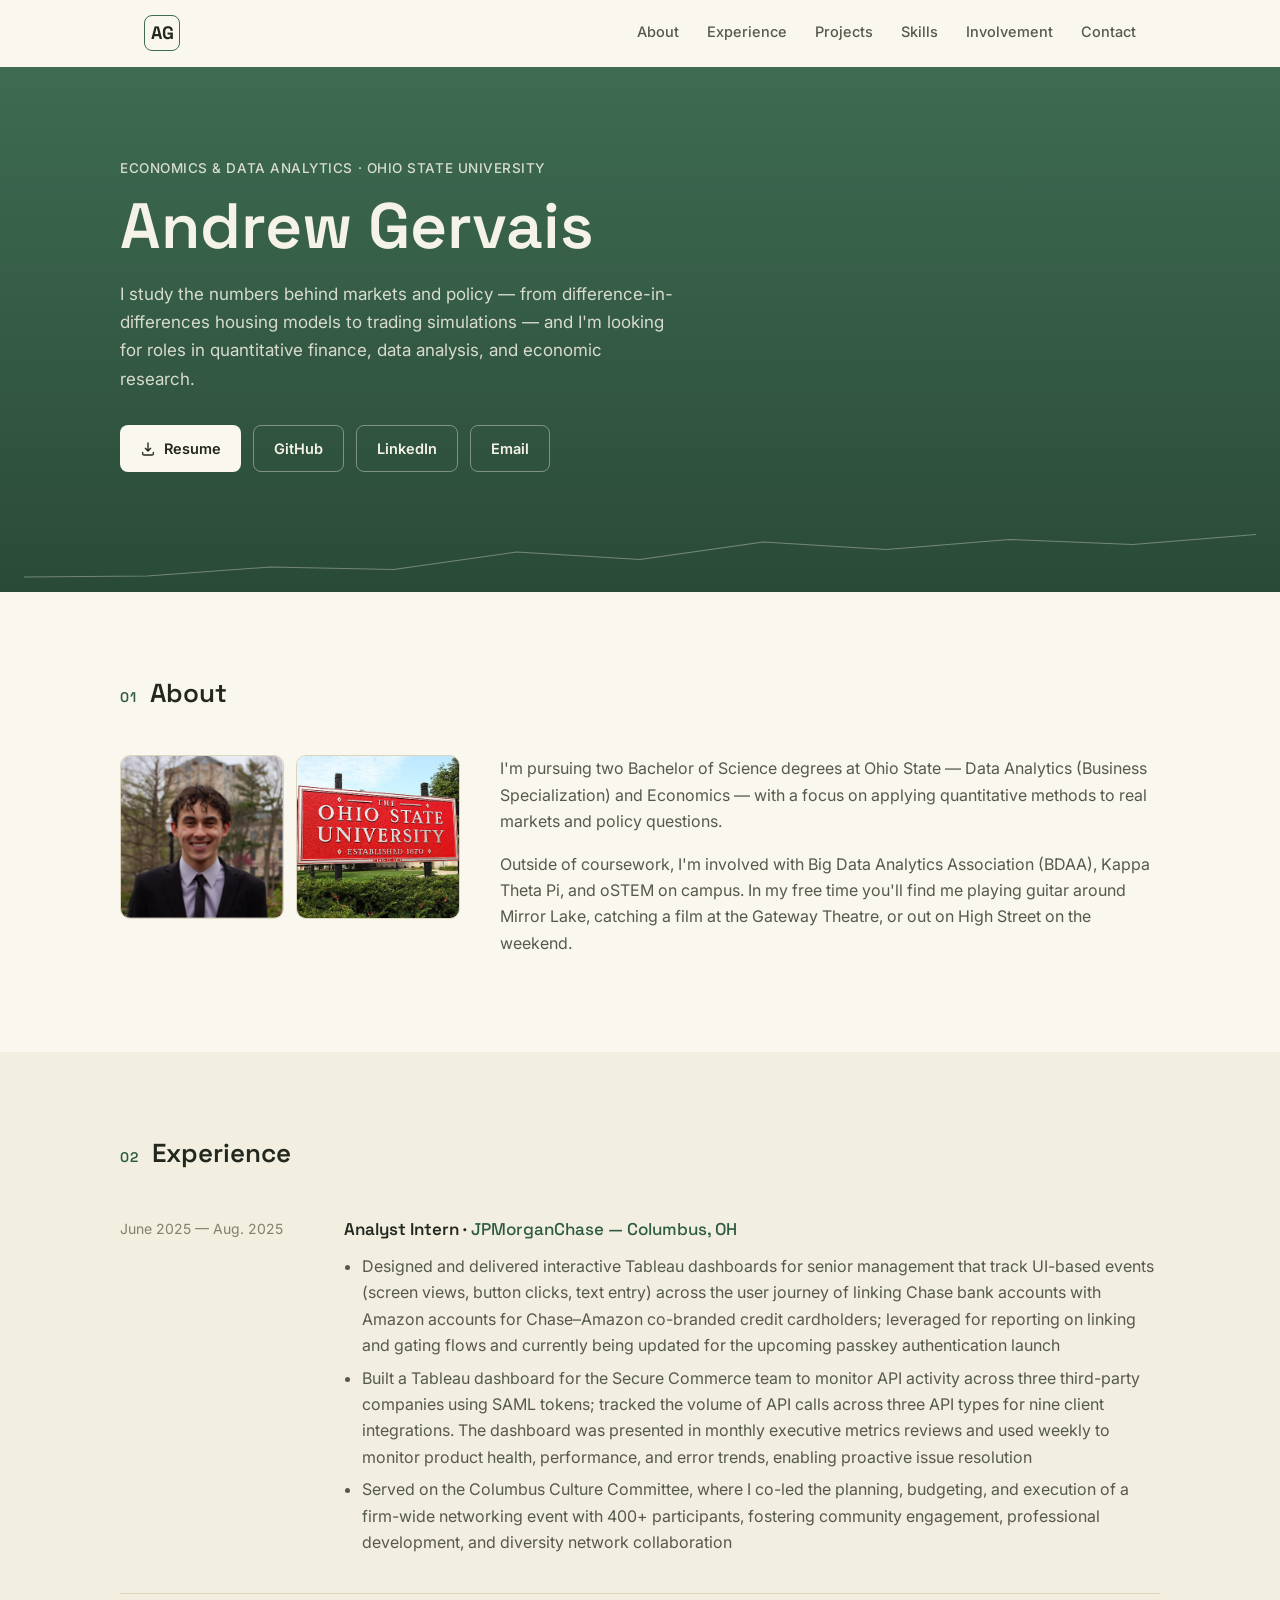
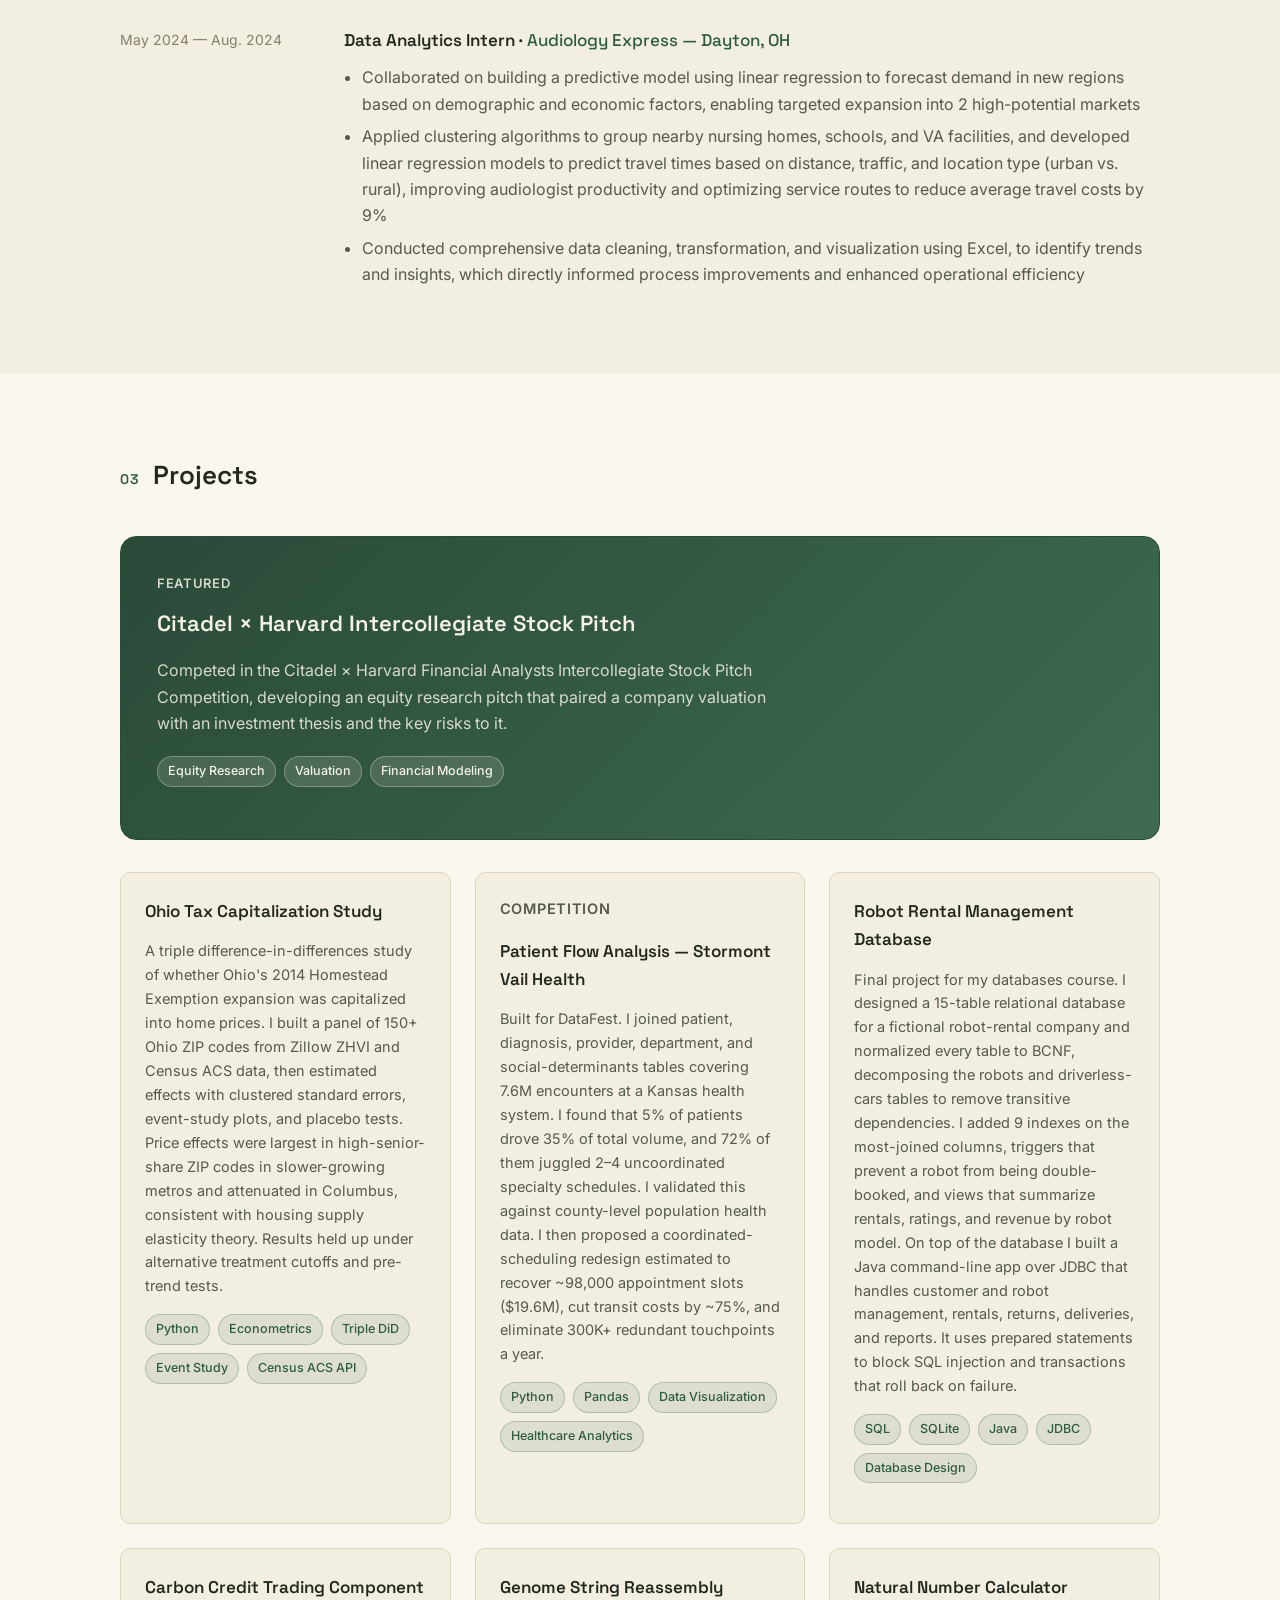
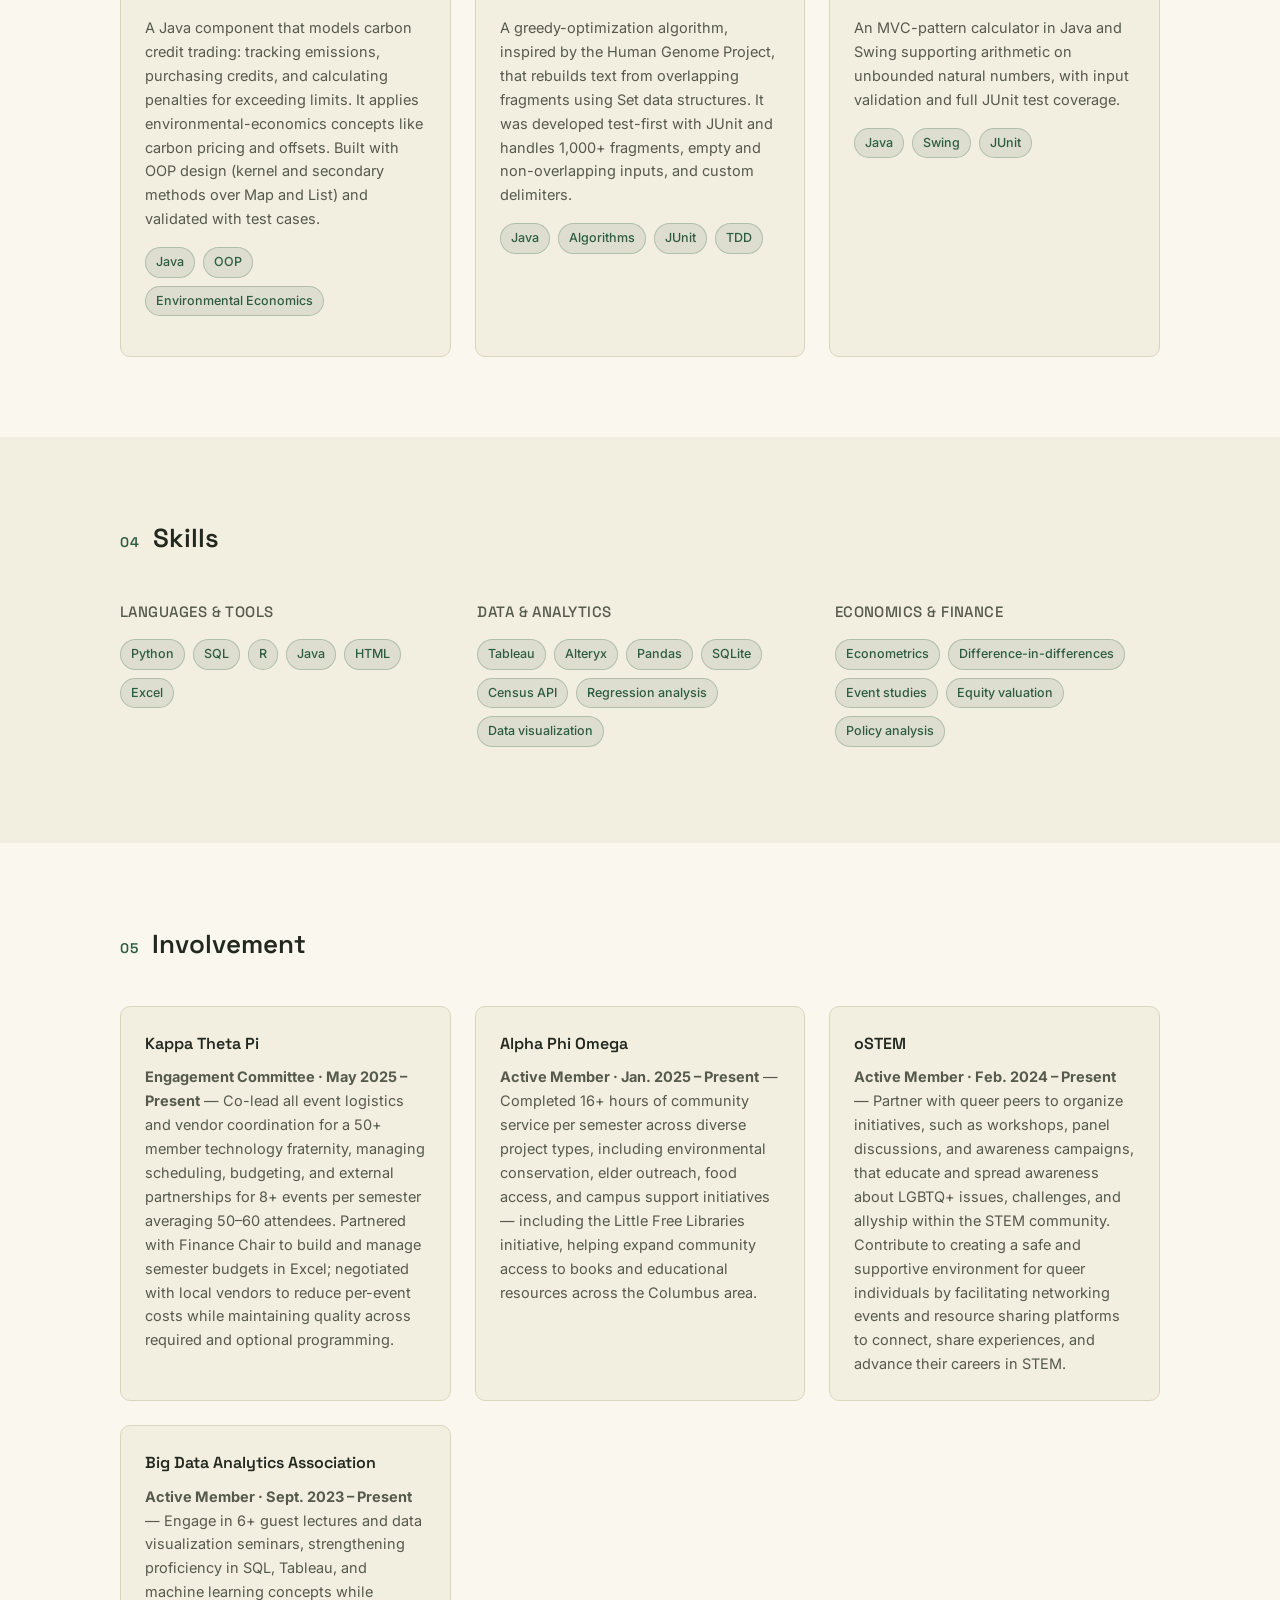
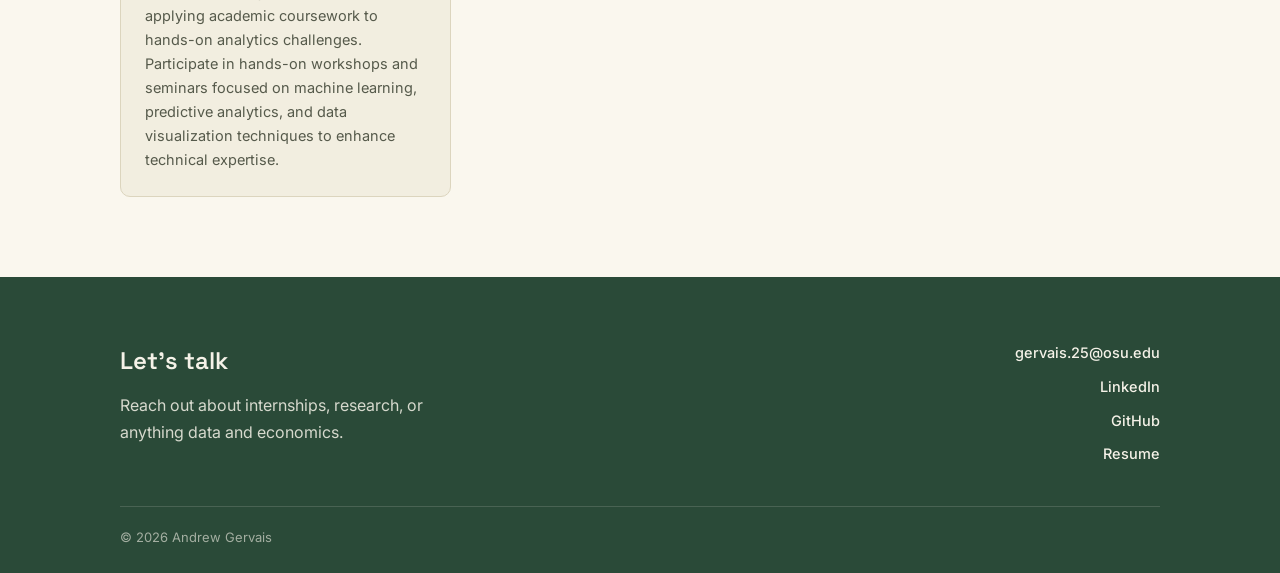
<file: index.html>
<!DOCTYPE html>
<html lang="en">
<head>
<meta charset="UTF-8">
<meta name="viewport" content="width=device-width, initial-scale=1.0">
<title>Andrew Gervais — Economics &amp; Data Analytics</title>
<meta name="description" content="Andrew Gervais — Economics and Data Analytics student at Ohio State. Projects, experience, and writing in quantitative finance and economic research.">
<link rel="preconnect" href="https://fonts.googleapis.com">
<link rel="preconnect" href="https://fonts.gstatic.com" crossorigin>
<link href="https://fonts.googleapis.com/css2?family=Space+Grotesk:wght@500;600;700&family=Inter:wght@400;500;600&display=swap" rel="stylesheet">
<link rel="stylesheet" href="assets/style.css">
</head>
<body>

<!-- ============ NAV ============ -->
<header class="site-nav" id="site-nav">
  <div class="nav-inner">
    <a href="#top" class="nav-logo">AG</a>
    <nav class="nav-links" id="nav-links">
      <a href="#about" data-nav>About</a>
      <a href="#experience" data-nav>Experience</a>
      <a href="#projects" data-nav>Projects</a>
      <a href="#skills" data-nav>Skills</a>
      <a href="#involvement" data-nav>Involvement</a>
      <a href="#contact" data-nav>Contact</a>
    </nav>
    <button class="nav-toggle" id="nav-toggle" aria-label="Toggle navigation menu" aria-expanded="false">
      <span></span><span></span><span></span>
    </button>
  </div>
</header>

<!-- ============ HERO ============ -->
<section class="hero" id="top">
  <div class="hero-inner">
    <p class="eyebrow">Economics &amp; Data Analytics · Ohio State University</p>
    <h1>Andrew Gervais</h1>
    <p class="hero-pitch">
      <!-- TODO: tighten this pitch once we workshop content — currently a placeholder positioning line -->
      I study the numbers behind markets and policy — from difference-in-differences
      housing models to trading simulations — and I'm looking for roles in
      quantitative finance, data analysis, and economic research.
    </p>
    <div class="hero-actions">
      <a href="assets/resume.pdf" class="btn btn-primary" download>
        <svg viewBox="0 0 24 24" width="16" height="16" fill="none" stroke="currentColor" stroke-width="2" stroke-linecap="round" stroke-linejoin="round"><path d="M12 3v12m0 0l-4-4m4 4l4-4"/><path d="M4 17v2a2 2 0 002 2h12a2 2 0 002-2v-2"/></svg>
        Resume
      </a>
      <a href="https://github.com/andrewgervais" class="btn btn-ghost" target="_blank" rel="noopener">GitHub</a>
      <a href="https://www.linkedin.com/in/andrewjgervais/" class="btn btn-ghost" target="_blank" rel="noopener">LinkedIn</a>
      <a href="mailto:gervais.25@osu.edu" class="btn btn-ghost">Email</a>
    </div>
  </div>
  <svg class="hero-line" viewBox="0 0 1200 120" preserveAspectRatio="none" aria-hidden="true">
    <polyline points="0,90 120,88 240,70 360,75 480,40 600,55 720,20 840,35 960,15 1080,25 1200,5" />
  </svg>
</section>

<main>

<!-- ============ ABOUT ============ -->
<section class="section" id="about">
  <div class="section-inner">
    <h2><span class="section-index">01</span> About</h2>
    <div class="about-grid">
      <div class="about-photos">
        <img src="assets/headshot.jpg" alt="Portrait of Andrew Gervais">
        <img src="assets/osu.jpg" alt="Ohio State University campus">
      </div>
      <div class="about-text">
        <p>
          I'm pursuing two Bachelor of Science degrees at Ohio State — Data Analytics
          (Business Specialization) and Economics — with a focus on applying
          quantitative methods to real markets and policy questions.
        </p>
        <p>
          Outside of coursework, I'm involved with Big Data Analytics Association (BDAA),
          Kappa Theta Pi, and oSTEM on campus. In my free time you'll find me playing
          guitar around Mirror Lake, catching a film at the Gateway Theatre, or out on
          High Street on the weekend.
        </p>
      </div>
    </div>
  </div>
</section>

<!-- ============ EXPERIENCE ============ -->
<section class="section section-alt" id="experience">
  <div class="section-inner">
    <h2><span class="section-index">02</span> Experience</h2>
    <div class="timeline">
      <article class="timeline-item">
        <div class="timeline-meta">
          <span class="timeline-date">June 2025 — Aug. 2025</span>
        </div>
        <div class="timeline-content">
          <h3>Analyst Intern · <span class="timeline-org">JPMorganChase — Columbus, OH</span></h3>
          <ul>
            <li>Designed and delivered interactive Tableau dashboards for senior management that track UI-based events (screen views, button clicks, text entry) across the user journey of linking Chase bank accounts with Amazon accounts for Chase–Amazon co-branded credit cardholders; leveraged for reporting on linking and gating flows and currently being updated for the upcoming passkey authentication launch</li>
            <li>Built a Tableau dashboard for the Secure Commerce team to monitor API activity across three third-party companies using SAML tokens; tracked the volume of API calls across three API types for nine client integrations. The dashboard was presented in monthly executive metrics reviews and used weekly to monitor product health, performance, and error trends, enabling proactive issue resolution</li>
            <li>Served on the Columbus Culture Committee, where I co-led the planning, budgeting, and execution of a firm-wide networking event with 400+ participants, fostering community engagement, professional development, and diversity network collaboration</li>
          </ul>
        </div>
      </article>
      <article class="timeline-item">
        <div class="timeline-meta">
          <span class="timeline-date">May 2024 — Aug. 2024</span>
        </div>
        <div class="timeline-content">
          <h3>Data Analytics Intern · <span class="timeline-org">Audiology Express — Dayton, OH</span></h3>
          <ul>
            <li>Collaborated on building a predictive model using linear regression to forecast demand in new regions based on demographic and economic factors, enabling targeted expansion into 2 high-potential markets</li>
            <li>Applied clustering algorithms to group nearby nursing homes, schools, and VA facilities, and developed linear regression models to predict travel times based on distance, traffic, and location type (urban vs. rural), improving audiologist productivity and optimizing service routes to reduce average travel costs by 9%</li>
            <li>Conducted comprehensive data cleaning, transformation, and visualization using Excel, to identify trends and insights, which directly informed process improvements and enhanced operational efficiency</li>
          </ul>
        </div>
      </article>
    </div>
  </div>
</section>

<!-- ============ PROJECTS ============ -->
<section class="section" id="projects">
  <div class="section-inner">
    <h2><span class="section-index">03</span> Projects</h2>

    <!-- Featured project -->
    <article class="project-featured">
      <div class="project-featured-text">
        <p class="project-tag">Featured</p>
        <h3>Citadel × Harvard Intercollegiate Stock Pitch</h3>
        <p>
          Competed in the Citadel × Harvard Financial Analysts Intercollegiate Stock Pitch
          Competition, developing an equity research pitch that paired a company valuation
          with an investment thesis and the key risks to it.
        </p>
        <div class="tag-row">
          <span class="tag">Equity Research</span>
          <span class="tag">Valuation</span>
          <span class="tag">Financial Modeling</span>
        </div>
      </div>
    </article>

    <!-- Secondary projects -->
    <div class="project-grid">
      <article class="project-card">
        <h3>Ohio Tax Capitalization Study</h3>
        <p>A triple difference-in-differences study of whether Ohio's 2014 Homestead Exemption
          expansion was capitalized into home prices. I built a panel of 150+ Ohio ZIP codes
          from Zillow ZHVI and Census ACS data, then estimated effects with clustered standard
          errors, event-study plots, and placebo tests. Price effects were largest in
          high-senior-share ZIP codes in slower-growing metros and attenuated in Columbus,
          consistent with housing supply elasticity theory. Results held up under alternative
          treatment cutoffs and pre-trend tests.</p>
        <div class="tag-row">
          <span class="tag">Python</span>
          <span class="tag">Econometrics</span>
          <span class="tag">Triple DiD</span>
          <span class="tag">Event Study</span>
          <span class="tag">Census ACS API</span>
        </div>
        <!-- LINK: add URL later
        <a href="#" class="link-arrow" target="_blank" rel="noopener">View notebook →</a>
        -->
      </article>
      <article class="project-card">
        <p class="project-tag">Competition</p>
        <h3>Patient Flow Analysis — Stormont Vail Health</h3>
        <p>Built for DataFest. I joined patient, diagnosis, provider, department, and
          social-determinants tables covering 7.6M encounters at a Kansas health system.
          I found that 5% of patients drove 35% of total volume, and 72% of them juggled
          2–4 uncoordinated specialty schedules. I validated this against county-level
          population health data. I then proposed a coordinated-scheduling redesign
          estimated to recover ~98,000 appointment slots ($19.6M), cut transit costs by
          ~75%, and eliminate 300K+ redundant touchpoints a year.</p>
        <div class="tag-row">
          <span class="tag">Python</span>
          <span class="tag">Pandas</span>
          <span class="tag">Data Visualization</span>
          <span class="tag">Healthcare Analytics</span>
        </div>
      </article>
      <article class="project-card">
        <h3>Robot Rental Management Database</h3>
        <p>Final project for my databases course. I designed a 15-table relational
          database for a fictional robot-rental company and normalized every table to
          BCNF, decomposing the robots and driverless-cars tables to remove transitive
          dependencies. I added 9 indexes on the most-joined columns, triggers that
          prevent a robot from being double-booked, and views that summarize rentals,
          ratings, and revenue by robot model. On top of the database I built a Java
          command-line app over JDBC that handles customer and robot management,
          rentals, returns, deliveries, and reports. It uses prepared statements to
          block SQL injection and transactions that roll back on failure.</p>
        <div class="tag-row">
          <span class="tag">SQL</span>
          <span class="tag">SQLite</span>
          <span class="tag">Java</span>
          <span class="tag">JDBC</span>
          <span class="tag">Database Design</span>
        </div>
      </article>
      <article class="project-card">
        <h3>Carbon Credit Trading Component</h3>
        <p>A Java component that models carbon credit trading: tracking emissions,
          purchasing credits, and calculating penalties for exceeding limits. It
          applies environmental-economics concepts like carbon pricing and offsets.
          Built with OOP design (kernel and secondary methods over Map and List) and
          validated with test cases.</p>
        <div class="tag-row">
          <span class="tag">Java</span>
          <span class="tag">OOP</span>
          <span class="tag">Environmental Economics</span>
        </div>
        <!-- LINK: add URL later
        <a href="#" class="link-arrow" target="_blank" rel="noopener">View repo →</a>
        -->
      </article>
      <article class="project-card">
        <h3>Genome String Reassembly</h3>
        <p>A greedy-optimization algorithm, inspired by the Human Genome Project, that
          rebuilds text from overlapping fragments using Set data structures. It was
          developed test-first with JUnit and handles 1,000+ fragments, empty and
          non-overlapping inputs, and custom delimiters.</p>
        <div class="tag-row">
          <span class="tag">Java</span>
          <span class="tag">Algorithms</span>
          <span class="tag">JUnit</span>
          <span class="tag">TDD</span>
        </div>
        <!-- LINK: add URL later
        <a href="#" class="link-arrow" target="_blank" rel="noopener">View repo →</a>
        -->
      </article>
      <article class="project-card">
        <h3>Natural Number Calculator</h3>
        <p>An MVC-pattern calculator in Java and Swing supporting arithmetic on
          unbounded natural numbers, with input validation and full JUnit test coverage.</p>
        <div class="tag-row">
          <span class="tag">Java</span>
          <span class="tag">Swing</span>
          <span class="tag">JUnit</span>
        </div>
        <!-- LINK: add URL later
        <a href="#" class="link-arrow" target="_blank" rel="noopener">View repo →</a>
        -->
      </article>
    </div>
  </div>
</section>

<!-- ============ SKILLS ============ -->
<section class="section section-alt" id="skills">
  <div class="section-inner">
    <h2><span class="section-index">04</span> Skills</h2>
    <div class="skills-grid">
      <div class="skill-group">
        <h3>Languages &amp; tools</h3>
        <div class="tag-row">
          <span class="tag">Python</span>
          <span class="tag">SQL</span>
          <span class="tag">R</span>
          <span class="tag">Java</span>
          <span class="tag">HTML</span>
          <span class="tag">Excel</span>
        </div>
      </div>
      <div class="skill-group">
        <h3>Data &amp; analytics</h3>
        <div class="tag-row">
          <span class="tag">Tableau</span>
          <span class="tag">Alteryx</span>
          <span class="tag">Pandas</span>
          <span class="tag">SQLite</span>
          <span class="tag">Census API</span>
          <span class="tag">Regression analysis</span>
          <span class="tag">Data visualization</span>
        </div>
      </div>
      <div class="skill-group">
        <h3>Economics &amp; finance</h3>
        <div class="tag-row">
          <span class="tag">Econometrics</span>
          <span class="tag">Difference-in-differences</span>
          <span class="tag">Event studies</span>
          <span class="tag">Equity valuation</span>
          <span class="tag">Policy analysis</span>
        </div>
      </div>
    </div>
  </div>
</section>

<!-- ============ INVOLVEMENT ============ -->
<section class="section" id="involvement">
  <div class="section-inner">
    <h2><span class="section-index">05</span> Involvement</h2>
    <div class="involvement-grid">
      <article class="involvement-card">
        <h3>Kappa Theta Pi</h3>
        <p><strong>Engagement Committee · May 2025 – Present</strong> — Co-lead all event logistics and vendor coordination for a 50+ member technology fraternity, managing scheduling, budgeting, and external partnerships for 8+ events per semester averaging 50–60 attendees. Partnered with Finance Chair to build and manage semester budgets in Excel; negotiated with local vendors to reduce per-event costs while maintaining quality across required and optional programming.</p>
      </article>
      <article class="involvement-card">
        <h3>Alpha Phi Omega</h3>
        <p><strong>Active Member · Jan. 2025 – Present</strong> — Completed 16+ hours of community service per semester across diverse project types, including environmental conservation, elder outreach, food access, and campus support initiatives — including the Little Free Libraries initiative, helping expand community access to books and educational resources across the Columbus area.</p>
      </article>
      <article class="involvement-card">
        <h3>oSTEM</h3>
        <p><strong>Active Member · Feb. 2024 – Present</strong> — Partner with queer peers to organize initiatives, such as workshops, panel discussions, and awareness campaigns, that educate and spread awareness about LGBTQ+ issues, challenges, and allyship within the STEM community. Contribute to creating a safe and supportive environment for queer individuals by facilitating networking events and resource sharing platforms to connect, share experiences, and advance their careers in STEM.</p>
      </article>
      <article class="involvement-card">
        <h3>Big Data Analytics Association</h3>
        <p><strong>Active Member · Sept. 2023 – Present</strong> — Engage in 6+ guest lectures and data visualization seminars, strengthening proficiency in SQL, Tableau, and machine learning concepts while applying academic coursework to hands-on analytics challenges. Participate in hands-on workshops and seminars focused on machine learning, predictive analytics, and data visualization techniques to enhance technical expertise.</p>
      </article>
    </div>
  </div>
</section>

<!-- ============ ESSAYS ============ -->
<!-- ESSAYS SECTION: hidden for now, restore later
<section class="section section-alt" id="essays">
  <div class="section-inner">
    <h2><span class="section-index">06</span> Essays</h2>
    <p class="section-subtitle">
      I write about economics, markets, and data on Substack.
      <a href="https://notandrewgervais.substack.com/" class="link-arrow" target="_blank" rel="noopener">Read all posts →</a>
    </p>
    <div class="essay-grid">
      <a href="#" class="essay-card" target="_blank" rel="noopener">
        <span class="essay-date">[Month Year]</span>
        <h3>[Essay title]</h3>
        <p>[One-sentence summary of the piece]</p>
      </a>
      <a href="#" class="essay-card" target="_blank" rel="noopener">
        <span class="essay-date">[Month Year]</span>
        <h3>[Essay title]</h3>
        <p>[One-sentence summary of the piece]</p>
      </a>
      <a href="#" class="essay-card" target="_blank" rel="noopener">
        <span class="essay-date">[Month Year]</span>
        <h3>[Essay title]</h3>
        <p>[One-sentence summary of the piece]</p>
      </a>
    </div>
  </div>
</section>
-->


</main>

<!-- ============ CONTACT / FOOTER ============ -->
<footer class="site-footer" id="contact">
  <div class="footer-inner">
    <div>
      <h2>Let's talk</h2>
      <p>Reach out about internships, research, or anything data and economics.</p>
    </div>
    <div class="footer-links">
      <a href="mailto:gervais.25@osu.edu">gervais.25@osu.edu</a>
      <a href="https://www.linkedin.com/in/andrewjgervais/" target="_blank" rel="noopener">LinkedIn</a>
      <a href="https://github.com/andrewgervais" target="_blank" rel="noopener">GitHub</a>
      <a href="assets/resume.pdf" download>Resume</a>
    </div>
  </div>
  <div class="footer-bottom">
    <span>© <span id="year"></span> Andrew Gervais</span>
  </div>
</footer>

<script src="assets/script.js"></script>
</body>
</html>
</file>
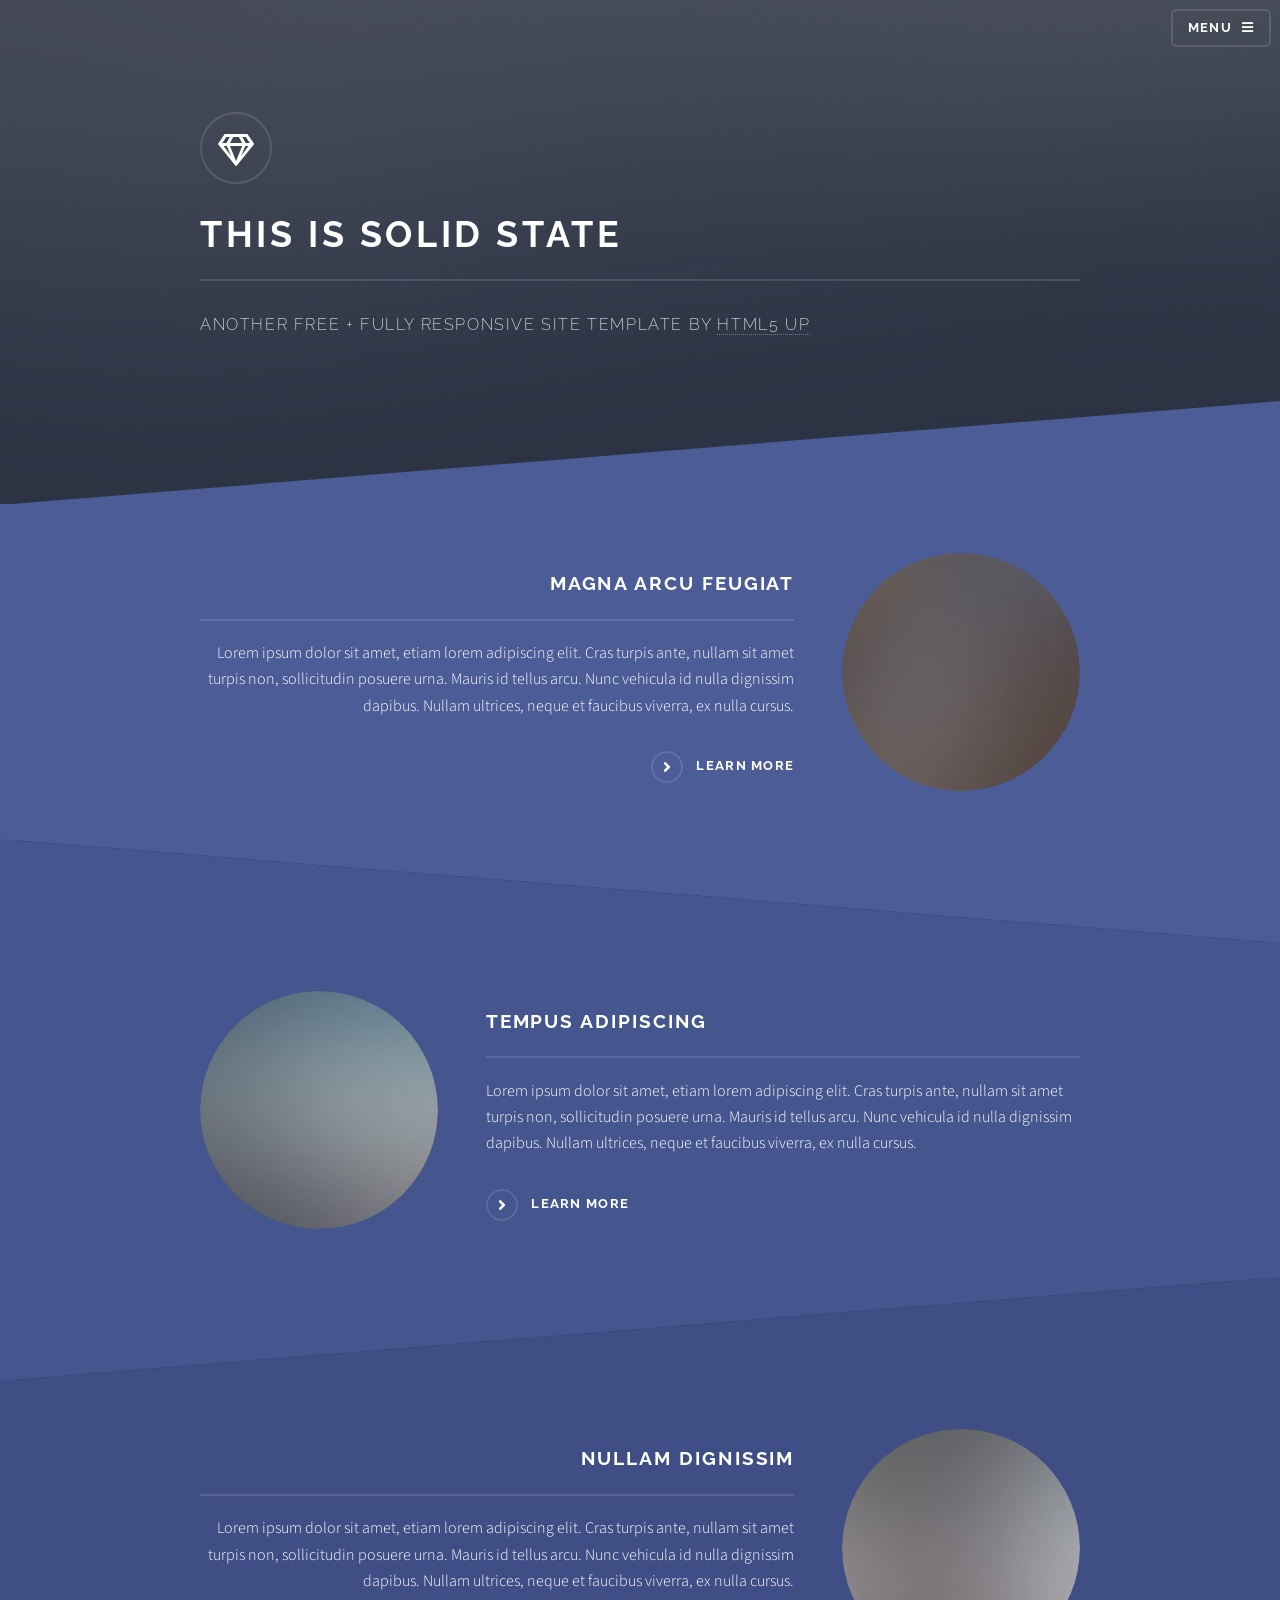
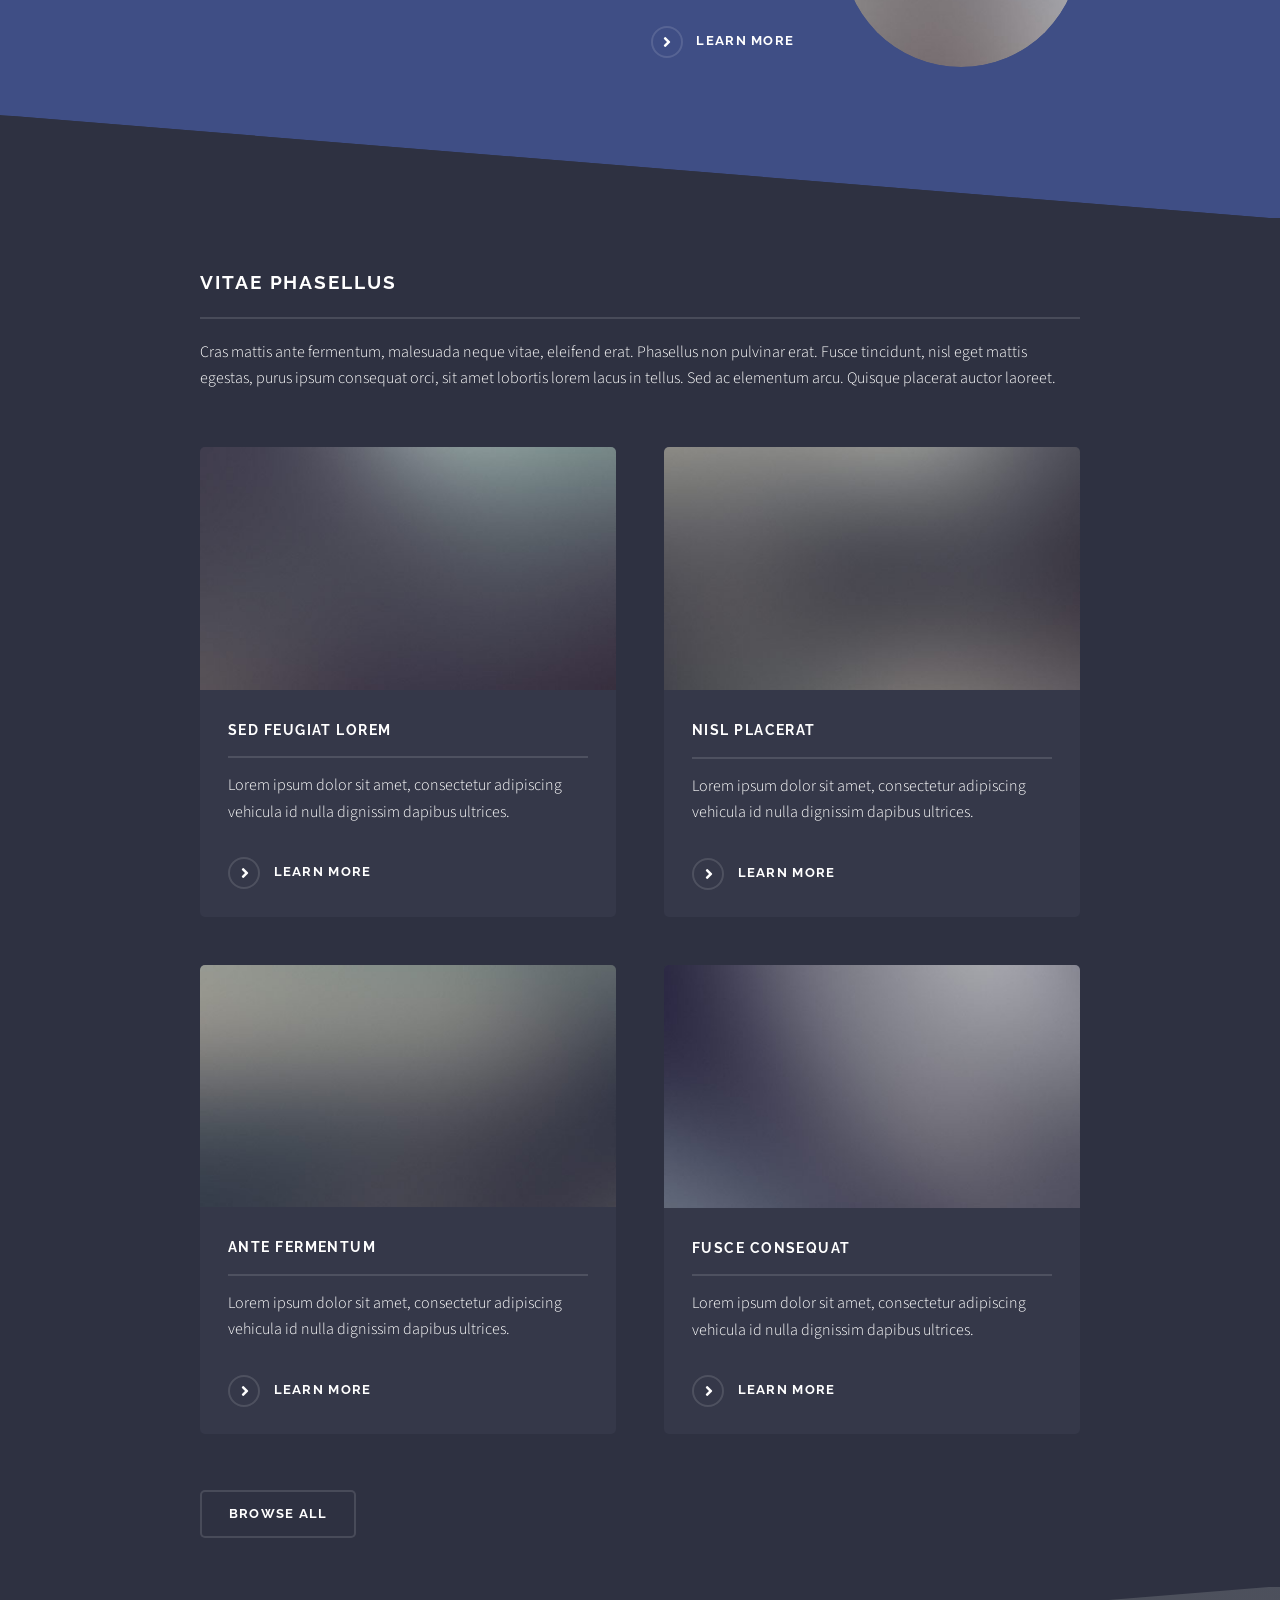
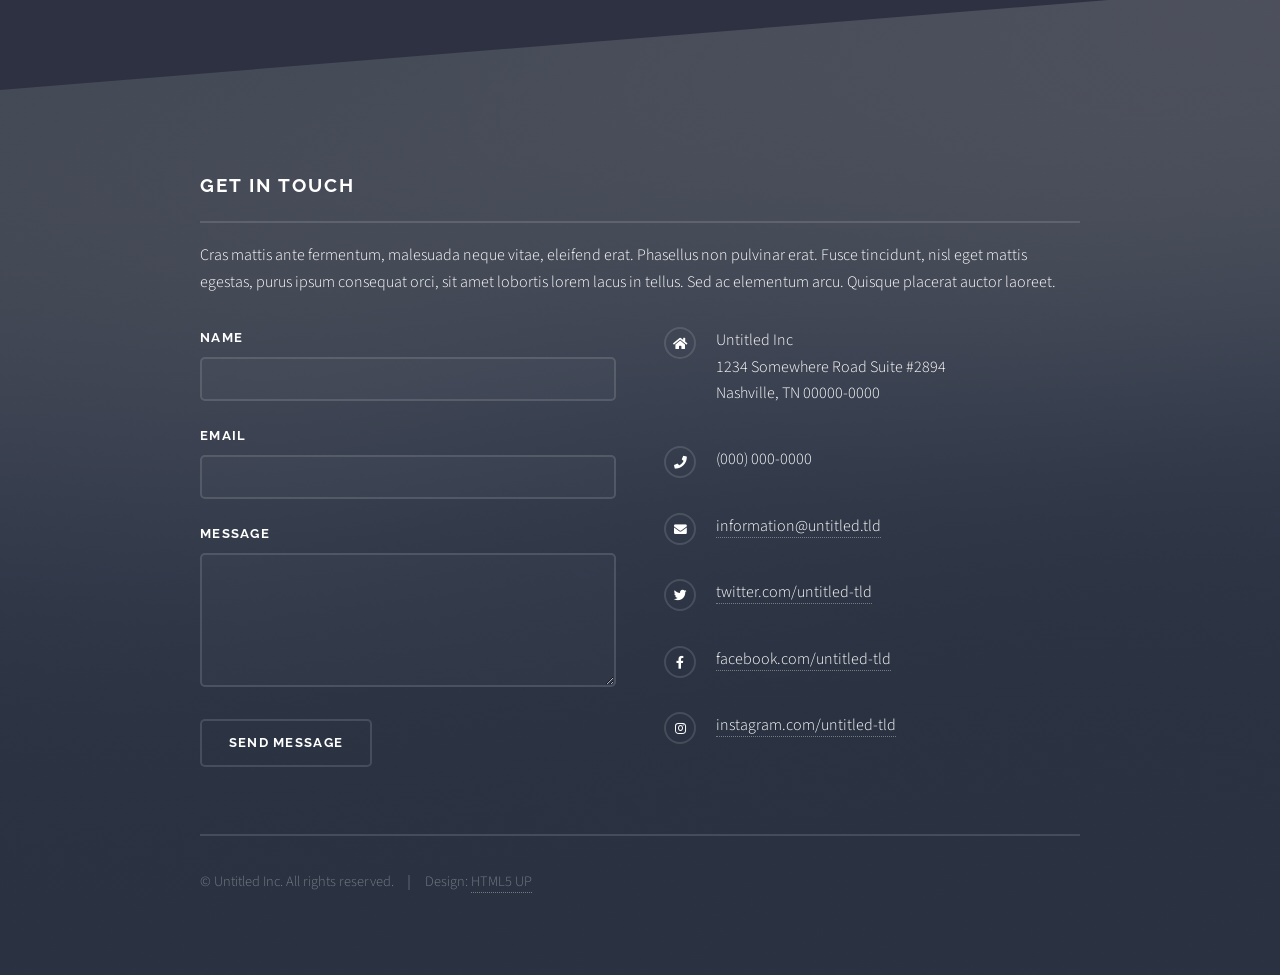
<file: AndrewGervaisWebsite/index.html>
<!DOCTYPE HTML>
<!--
	Solid State by HTML5 UP
	html5up.net | @ajlkn
	Free for personal and commercial use under the CCA 3.0 license (html5up.net/license)
-->
<html>
	<head>
		<title>Solid State by HTML5 UP</title>
		<meta charset="utf-8" />
		<meta name="viewport" content="width=device-width, initial-scale=1, user-scalable=no" />
		<link rel="stylesheet" href="assets/css/main.css" />
		<noscript><link rel="stylesheet" href="assets/css/noscript.css" /></noscript>
	</head>
	<body class="is-preload">

		<!-- Page Wrapper -->
			<div id="page-wrapper">

				<!-- Header -->
					<header id="header" class="alt">
						<h1><a href="index.html">Solid State</a></h1>
						<nav>
							<a href="#menu">Menu</a>
						</nav>
					</header>

				<!-- Menu -->
					<nav id="menu">
						<div class="inner">
							<h2>Menu</h2>
							<ul class="links">
								<li><a href="index.html">Home</a></li>
								<li><a href="generic.html">Generic</a></li>
								<li><a href="elements.html">Elements</a></li>
								<li><a href="#">Log In</a></li>
								<li><a href="#">Sign Up</a></li>
							</ul>
							<a href="#" class="close">Close</a>
						</div>
					</nav>

				<!-- Banner -->
					<section id="banner">
						<div class="inner">
							<div class="logo"><span class="icon fa-gem"></span></div>
							<h2>This is Solid State</h2>
							<p>Another free + fully responsive site template by <a href="http://html5up.net">HTML5 UP</a></p>
						</div>
					</section>

				<!-- Wrapper -->
					<section id="wrapper">

						<!-- One -->
							<section id="one" class="wrapper spotlight style1">
								<div class="inner">
									<a href="#" class="image"><img src="images/pic01.jpg" alt="" /></a>
									<div class="content">
										<h2 class="major">Magna arcu feugiat</h2>
										<p>Lorem ipsum dolor sit amet, etiam lorem adipiscing elit. Cras turpis ante, nullam sit amet turpis non, sollicitudin posuere urna. Mauris id tellus arcu. Nunc vehicula id nulla dignissim dapibus. Nullam ultrices, neque et faucibus viverra, ex nulla cursus.</p>
										<a href="#" class="special">Learn more</a>
									</div>
								</div>
							</section>

						<!-- Two -->
							<section id="two" class="wrapper alt spotlight style2">
								<div class="inner">
									<a href="#" class="image"><img src="images/pic02.jpg" alt="" /></a>
									<div class="content">
										<h2 class="major">Tempus adipiscing</h2>
										<p>Lorem ipsum dolor sit amet, etiam lorem adipiscing elit. Cras turpis ante, nullam sit amet turpis non, sollicitudin posuere urna. Mauris id tellus arcu. Nunc vehicula id nulla dignissim dapibus. Nullam ultrices, neque et faucibus viverra, ex nulla cursus.</p>
										<a href="#" class="special">Learn more</a>
									</div>
								</div>
							</section>

						<!-- Three -->
							<section id="three" class="wrapper spotlight style3">
								<div class="inner">
									<a href="#" class="image"><img src="images/pic03.jpg" alt="" /></a>
									<div class="content">
										<h2 class="major">Nullam dignissim</h2>
										<p>Lorem ipsum dolor sit amet, etiam lorem adipiscing elit. Cras turpis ante, nullam sit amet turpis non, sollicitudin posuere urna. Mauris id tellus arcu. Nunc vehicula id nulla dignissim dapibus. Nullam ultrices, neque et faucibus viverra, ex nulla cursus.</p>
										<a href="#" class="special">Learn more</a>
									</div>
								</div>
							</section>

						<!-- Four -->
							<section id="four" class="wrapper alt style1">
								<div class="inner">
									<h2 class="major">Vitae phasellus</h2>
									<p>Cras mattis ante fermentum, malesuada neque vitae, eleifend erat. Phasellus non pulvinar erat. Fusce tincidunt, nisl eget mattis egestas, purus ipsum consequat orci, sit amet lobortis lorem lacus in tellus. Sed ac elementum arcu. Quisque placerat auctor laoreet.</p>
									<section class="features">
										<article>
											<a href="#" class="image"><img src="images/pic04.jpg" alt="" /></a>
											<h3 class="major">Sed feugiat lorem</h3>
											<p>Lorem ipsum dolor sit amet, consectetur adipiscing vehicula id nulla dignissim dapibus ultrices.</p>
											<a href="#" class="special">Learn more</a>
										</article>
										<article>
											<a href="#" class="image"><img src="images/pic05.jpg" alt="" /></a>
											<h3 class="major">Nisl placerat</h3>
											<p>Lorem ipsum dolor sit amet, consectetur adipiscing vehicula id nulla dignissim dapibus ultrices.</p>
											<a href="#" class="special">Learn more</a>
										</article>
										<article>
											<a href="#" class="image"><img src="images/pic06.jpg" alt="" /></a>
											<h3 class="major">Ante fermentum</h3>
											<p>Lorem ipsum dolor sit amet, consectetur adipiscing vehicula id nulla dignissim dapibus ultrices.</p>
											<a href="#" class="special">Learn more</a>
										</article>
										<article>
											<a href="#" class="image"><img src="images/pic07.jpg" alt="" /></a>
											<h3 class="major">Fusce consequat</h3>
											<p>Lorem ipsum dolor sit amet, consectetur adipiscing vehicula id nulla dignissim dapibus ultrices.</p>
											<a href="#" class="special">Learn more</a>
										</article>
									</section>
									<ul class="actions">
										<li><a href="#" class="button">Browse All</a></li>
									</ul>
								</div>
							</section>

					</section>

				<!-- Footer -->
					<section id="footer">
						<div class="inner">
							<h2 class="major">Get in touch</h2>
							<p>Cras mattis ante fermentum, malesuada neque vitae, eleifend erat. Phasellus non pulvinar erat. Fusce tincidunt, nisl eget mattis egestas, purus ipsum consequat orci, sit amet lobortis lorem lacus in tellus. Sed ac elementum arcu. Quisque placerat auctor laoreet.</p>
							<form method="post" action="#">
								<div class="fields">
									<div class="field">
										<label for="name">Name</label>
										<input type="text" name="name" id="name" />
									</div>
									<div class="field">
										<label for="email">Email</label>
										<input type="email" name="email" id="email" />
									</div>
									<div class="field">
										<label for="message">Message</label>
										<textarea name="message" id="message" rows="4"></textarea>
									</div>
								</div>
								<ul class="actions">
									<li><input type="submit" value="Send Message" /></li>
								</ul>
							</form>
							<ul class="contact">
								<li class="icon solid fa-home">
									Untitled Inc<br />
									1234 Somewhere Road Suite #2894<br />
									Nashville, TN 00000-0000
								</li>
								<li class="icon solid fa-phone">(000) 000-0000</li>
								<li class="icon solid fa-envelope"><a href="#">information@untitled.tld</a></li>
								<li class="icon brands fa-twitter"><a href="#">twitter.com/untitled-tld</a></li>
								<li class="icon brands fa-facebook-f"><a href="#">facebook.com/untitled-tld</a></li>
								<li class="icon brands fa-instagram"><a href="#">instagram.com/untitled-tld</a></li>
							</ul>
							<ul class="copyright">
								<li>&copy; Untitled Inc. All rights reserved.</li><li>Design: <a href="http://html5up.net">HTML5 UP</a></li>
							</ul>
						</div>
					</section>

			</div>

		<!-- Scripts -->
			<script src="assets/js/jquery.min.js"></script>
			<script src="assets/js/jquery.scrollex.min.js"></script>
			<script src="assets/js/browser.min.js"></script>
			<script src="assets/js/breakpoints.min.js"></script>
			<script src="assets/js/util.js"></script>
			<script src="assets/js/main.js"></script>

	</body>
</html>
</file>
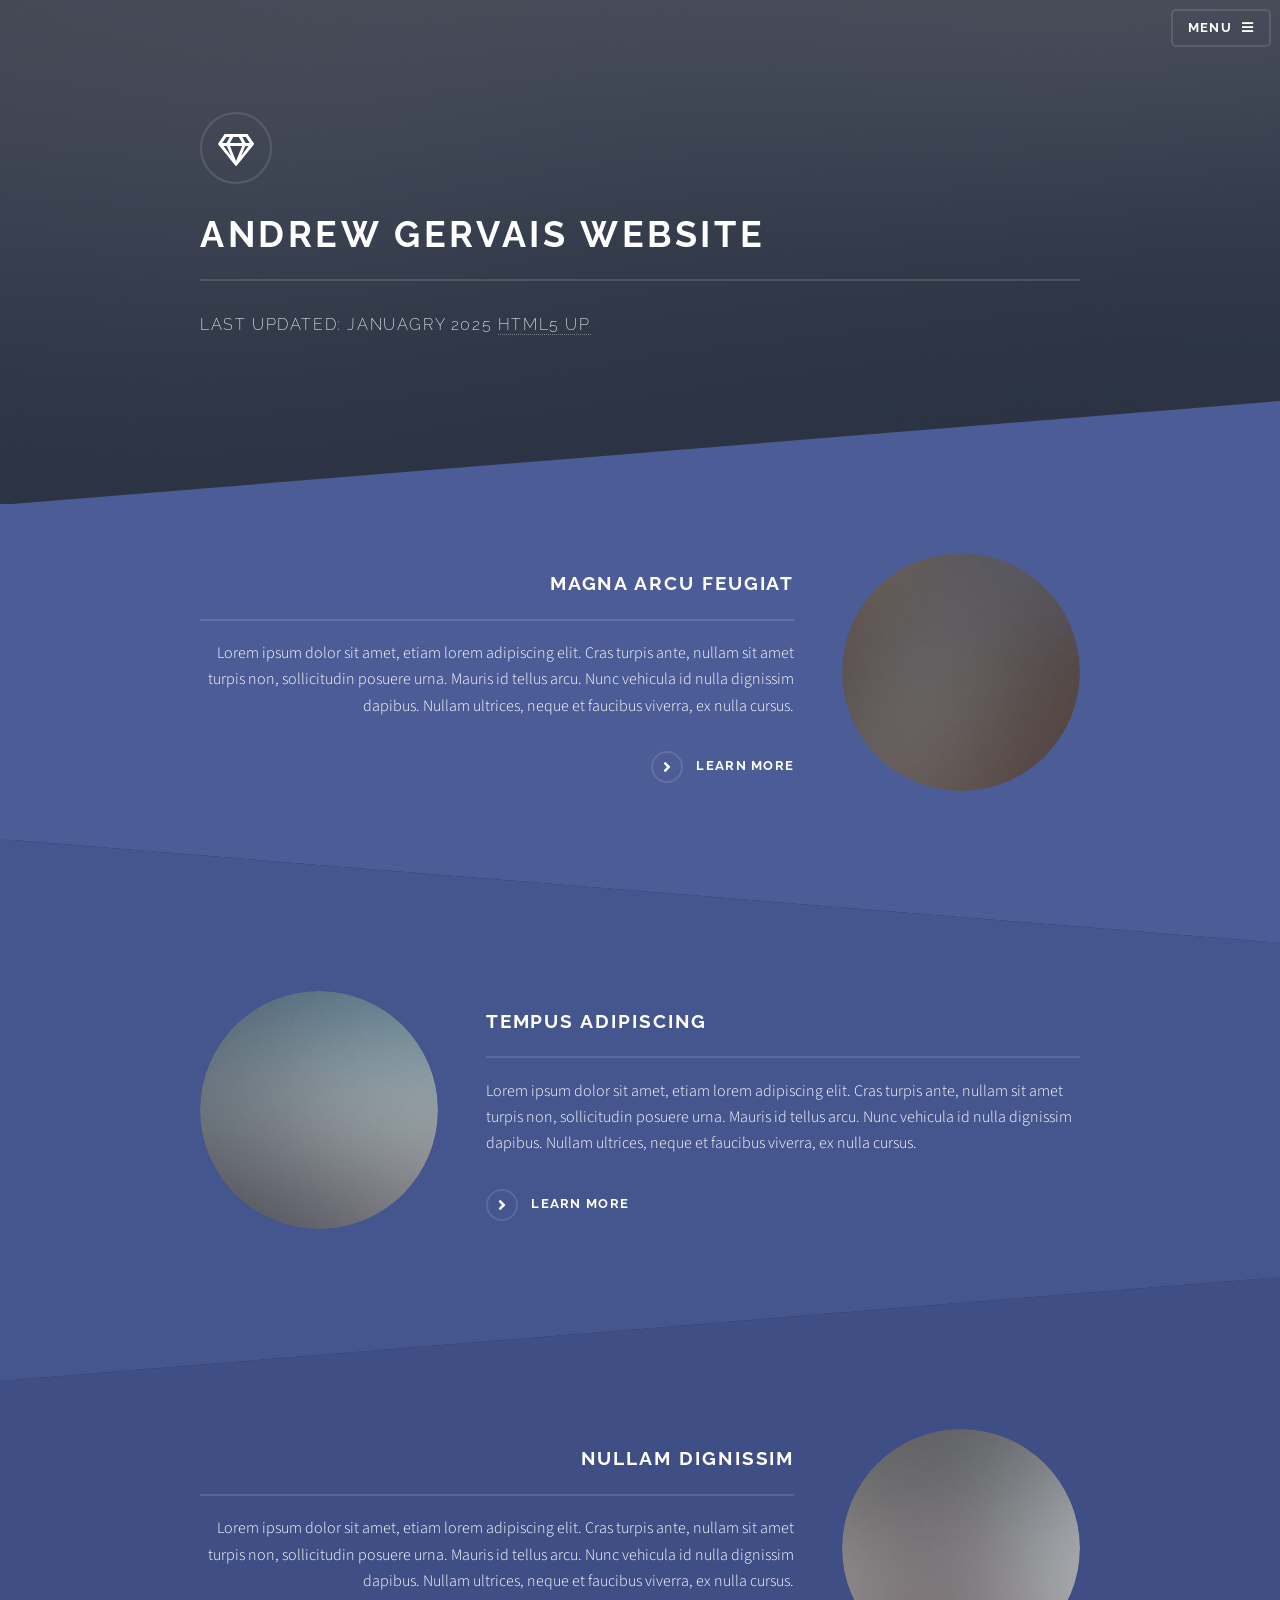
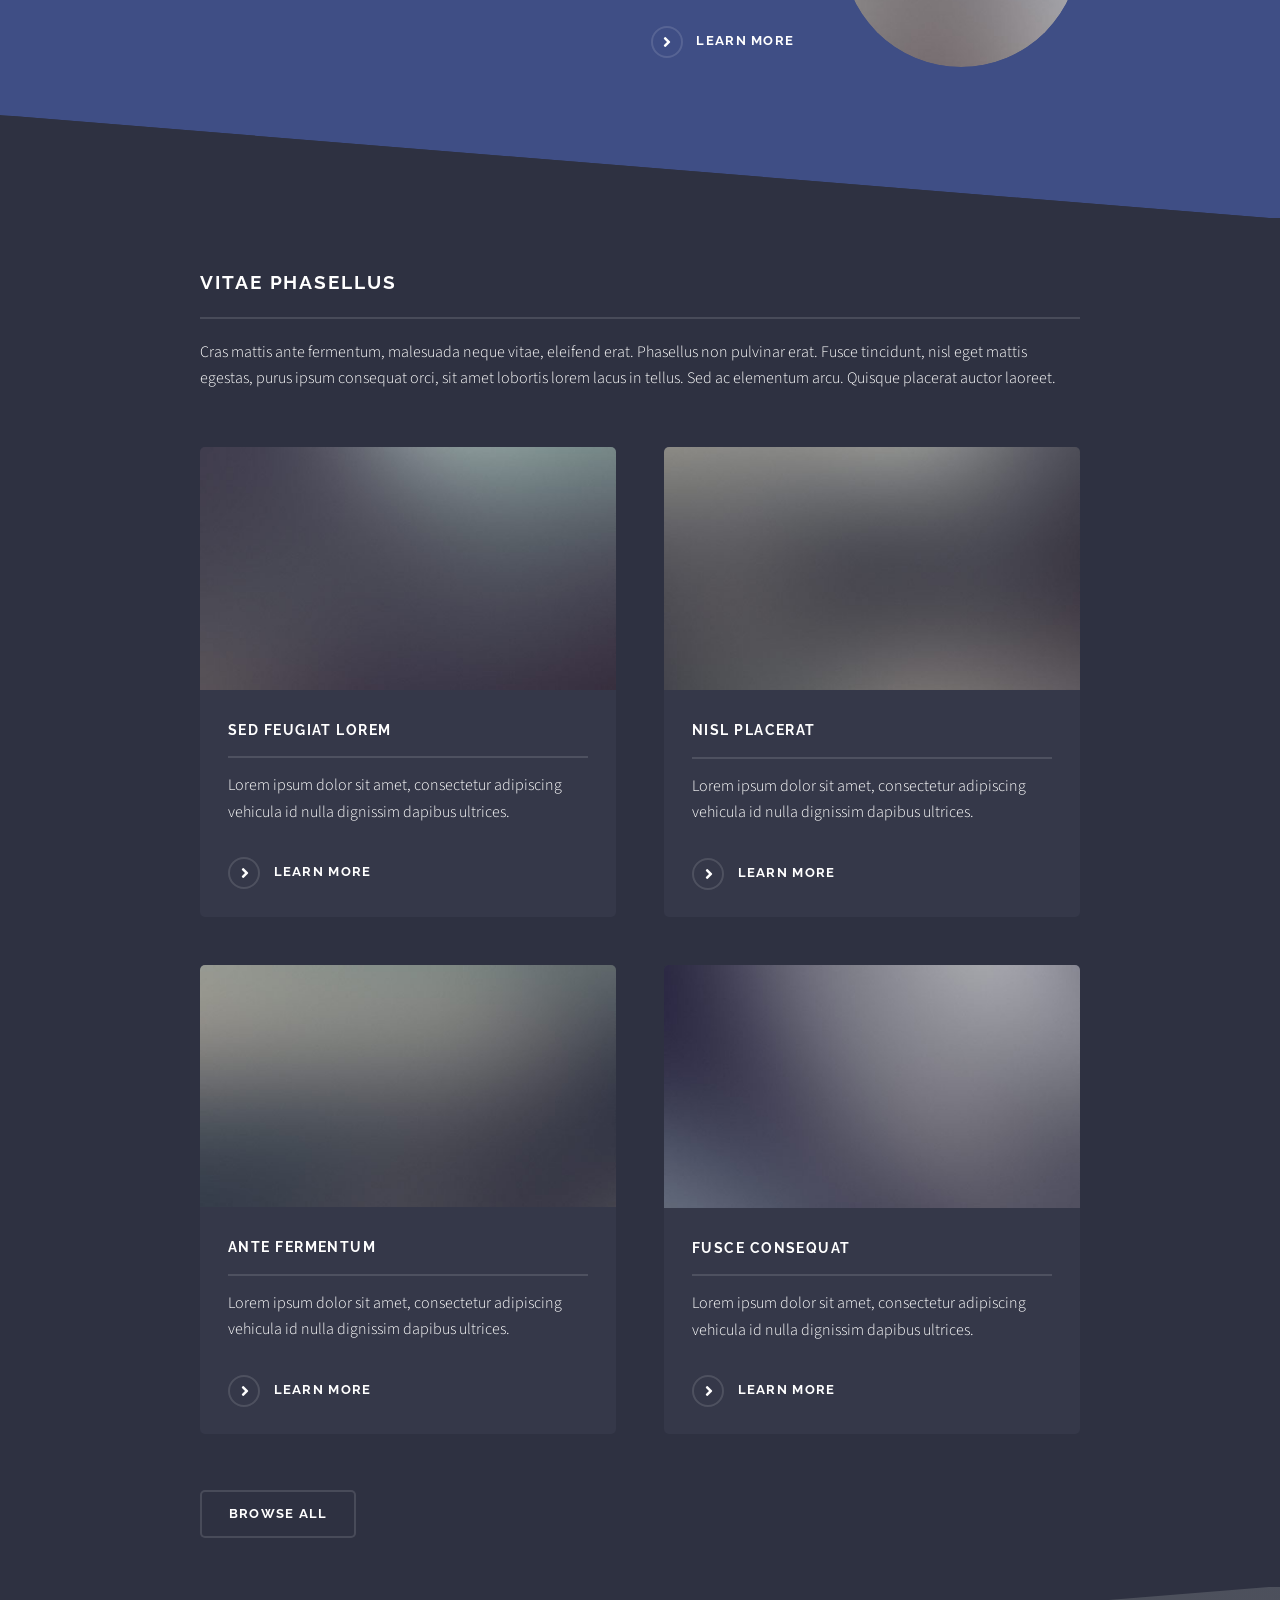
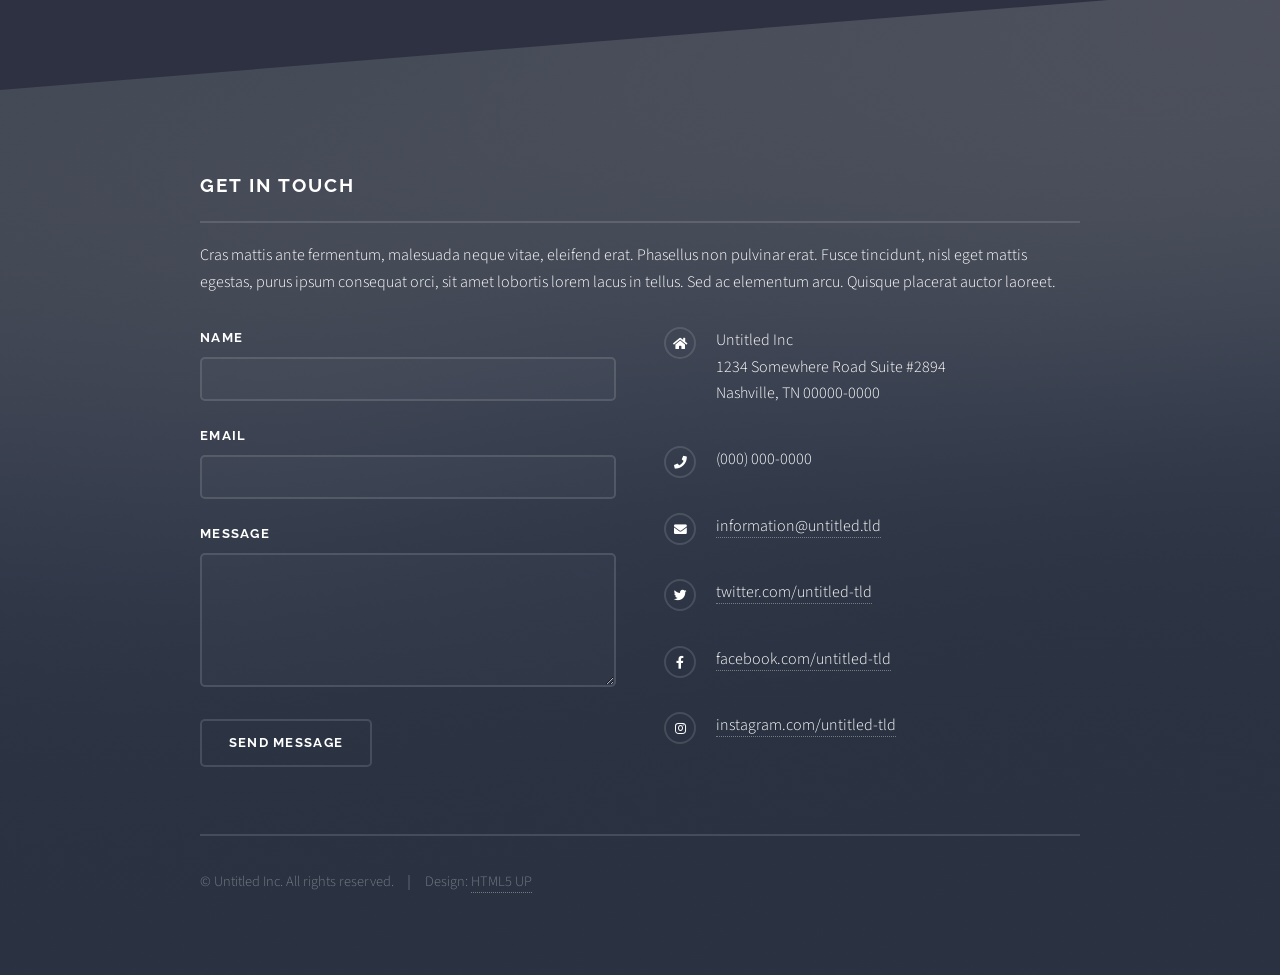
<file: html5up-solid-state/index.html>
<!DOCTYPE HTML>
<!--
	Solid State by HTML5 UP
	html5up.net | @ajlkn
	Free for personal and commercial use under the CCA 3.0 license (html5up.net/license)
-->
<html>
	<head>
		<title>Solid State by HTML5 UP</title>
		<meta charset="utf-8" />
		<meta name="viewport" content="width=device-width, initial-scale=1, user-scalable=no" />
		<link rel="stylesheet" href="assets/css/main.css" />
		<noscript><link rel="stylesheet" href="assets/css/noscript.css" /></noscript>
	</head>
	<body class="is-preload">

		<!-- Page Wrapper -->
			<div id="page-wrapper">

				<!-- Header -->
					<header id="header" class="alt">
						<h1><a href="index.html">Solid State</a></h1>
						<nav>
							<a href="#menu">Menu</a>
						</nav>
					</header>

				<!-- Menu -->
					<nav id="menu">
						<div class="inner">
							<h2>Menu</h2>
							<ul class="links">
								<li><a href="index.html">Home</a></li>
								<li><a href="generic.html">Generic</a></li>
								<li><a href="elements.html">Elements</a></li>
								<li><a href="#">Log In</a></li>
								<li><a href="#">Sign Up</a></li>
							</ul>
							<a href="#" class="close">Close</a>
						</div>
					</nav>

				<!-- Banner -->
					<section id="banner">
						<div class="inner">
							<div class="logo"><span class="icon fa-gem"></span></div>
							<h2> Andrew Gervais Website	</h2>
							<p> Last Updated: Januagry 2025 <a href="http://html5up.net">HTML5 UP</a></p>
						</div>
					</section>

				<!-- Wrapper -->
					<section id="wrapper">

						<!-- One -->
							<section id="one" class="wrapper spotlight style1">
								<div class="inner">
									<a href="#" class="image"><img src="images/pic01.jpg" alt="" /></a>
									<div class="content">
										<h2 class="major">Magna arcu feugiat</h2>
										<p>Lorem ipsum dolor sit amet, etiam lorem adipiscing elit. Cras turpis ante, nullam sit amet turpis non, sollicitudin posuere urna. Mauris id tellus arcu. Nunc vehicula id nulla dignissim dapibus. Nullam ultrices, neque et faucibus viverra, ex nulla cursus.</p>
										<a href="#" class="special">Learn more</a>
									</div>
								</div>
							</section>

						<!-- Two -->
							<section id="two" class="wrapper alt spotlight style2">
								<div class="inner">
									<a href="#" class="image"><img src="images/pic02.jpg" alt="" /></a>
									<div class="content">
										<h2 class="major">Tempus adipiscing</h2>
										<p>Lorem ipsum dolor sit amet, etiam lorem adipiscing elit. Cras turpis ante, nullam sit amet turpis non, sollicitudin posuere urna. Mauris id tellus arcu. Nunc vehicula id nulla dignissim dapibus. Nullam ultrices, neque et faucibus viverra, ex nulla cursus.</p>
										<a href="#" class="special">Learn more</a>
									</div>
								</div>
							</section>

						<!-- Three -->
							<section id="three" class="wrapper spotlight style3">
								<div class="inner">
									<a href="#" class="image"><img src="images/pic03.jpg" alt="" /></a>
									<div class="content">
										<h2 class="major">Nullam dignissim</h2>
										<p>Lorem ipsum dolor sit amet, etiam lorem adipiscing elit. Cras turpis ante, nullam sit amet turpis non, sollicitudin posuere urna. Mauris id tellus arcu. Nunc vehicula id nulla dignissim dapibus. Nullam ultrices, neque et faucibus viverra, ex nulla cursus.</p>
										<a href="#" class="special">Learn more</a>
									</div>
								</div>
							</section>

						<!-- Four -->
							<section id="four" class="wrapper alt style1">
								<div class="inner">
									<h2 class="major">Vitae phasellus</h2>
									<p>Cras mattis ante fermentum, malesuada neque vitae, eleifend erat. Phasellus non pulvinar erat. Fusce tincidunt, nisl eget mattis egestas, purus ipsum consequat orci, sit amet lobortis lorem lacus in tellus. Sed ac elementum arcu. Quisque placerat auctor laoreet.</p>
									<section class="features">
										<article>
											<a href="#" class="image"><img src="images/pic04.jpg" alt="" /></a>
											<h3 class="major">Sed feugiat lorem</h3>
											<p>Lorem ipsum dolor sit amet, consectetur adipiscing vehicula id nulla dignissim dapibus ultrices.</p>
											<a href="#" class="special">Learn more</a>
										</article>
										<article>
											<a href="#" class="image"><img src="images/pic05.jpg" alt="" /></a>
											<h3 class="major">Nisl placerat</h3>
											<p>Lorem ipsum dolor sit amet, consectetur adipiscing vehicula id nulla dignissim dapibus ultrices.</p>
											<a href="#" class="special">Learn more</a>
										</article>
										<article>
											<a href="#" class="image"><img src="images/pic06.jpg" alt="" /></a>
											<h3 class="major">Ante fermentum</h3>
											<p>Lorem ipsum dolor sit amet, consectetur adipiscing vehicula id nulla dignissim dapibus ultrices.</p>
											<a href="#" class="special">Learn more</a>
										</article>
										<article>
											<a href="#" class="image"><img src="images/pic07.jpg" alt="" /></a>
											<h3 class="major">Fusce consequat</h3>
											<p>Lorem ipsum dolor sit amet, consectetur adipiscing vehicula id nulla dignissim dapibus ultrices.</p>
											<a href="#" class="special">Learn more</a>
										</article>
									</section>
									<ul class="actions">
										<li><a href="#" class="button">Browse All</a></li>
									</ul>
								</div>
							</section>

					</section>

				<!-- Footer -->
					<section id="footer">
						<div class="inner">
							<h2 class="major">Get in touch</h2>
							<p>Cras mattis ante fermentum, malesuada neque vitae, eleifend erat. Phasellus non pulvinar erat. Fusce tincidunt, nisl eget mattis egestas, purus ipsum consequat orci, sit amet lobortis lorem lacus in tellus. Sed ac elementum arcu. Quisque placerat auctor laoreet.</p>
							<form method="post" action="#">
								<div class="fields">
									<div class="field">
										<label for="name">Name</label>
										<input type="text" name="name" id="name" />
									</div>
									<div class="field">
										<label for="email">Email</label>
										<input type="email" name="email" id="email" />
									</div>
									<div class="field">
										<label for="message">Message</label>
										<textarea name="message" id="message" rows="4"></textarea>
									</div>
								</div>
								<ul class="actions">
									<li><input type="submit" value="Send Message" /></li>
								</ul>
							</form>
							<ul class="contact">
								<li class="icon solid fa-home">
									Untitled Inc<br />
									1234 Somewhere Road Suite #2894<br />
									Nashville, TN 00000-0000
								</li>
								<li class="icon solid fa-phone">(000) 000-0000</li>
								<li class="icon solid fa-envelope"><a href="#">information@untitled.tld</a></li>
								<li class="icon brands fa-twitter"><a href="#">twitter.com/untitled-tld</a></li>
								<li class="icon brands fa-facebook-f"><a href="#">facebook.com/untitled-tld</a></li>
								<li class="icon brands fa-instagram"><a href="#">instagram.com/untitled-tld</a></li>
							</ul>
							<ul class="copyright">
								<li>&copy; Untitled Inc. All rights reserved.</li><li>Design: <a href="http://html5up.net">HTML5 UP</a></li>
							</ul>
						</div>
					</section>

			</div>

		<!-- Scripts -->
			<script src="assets/js/jquery.min.js"></script>
			<script src="assets/js/jquery.scrollex.min.js"></script>
			<script src="assets/js/browser.min.js"></script>
			<script src="assets/js/breakpoints.min.js"></script>
			<script src="assets/js/util.js"></script>
			<script src="assets/js/main.js"></script>

	</body>
</html>
</file>
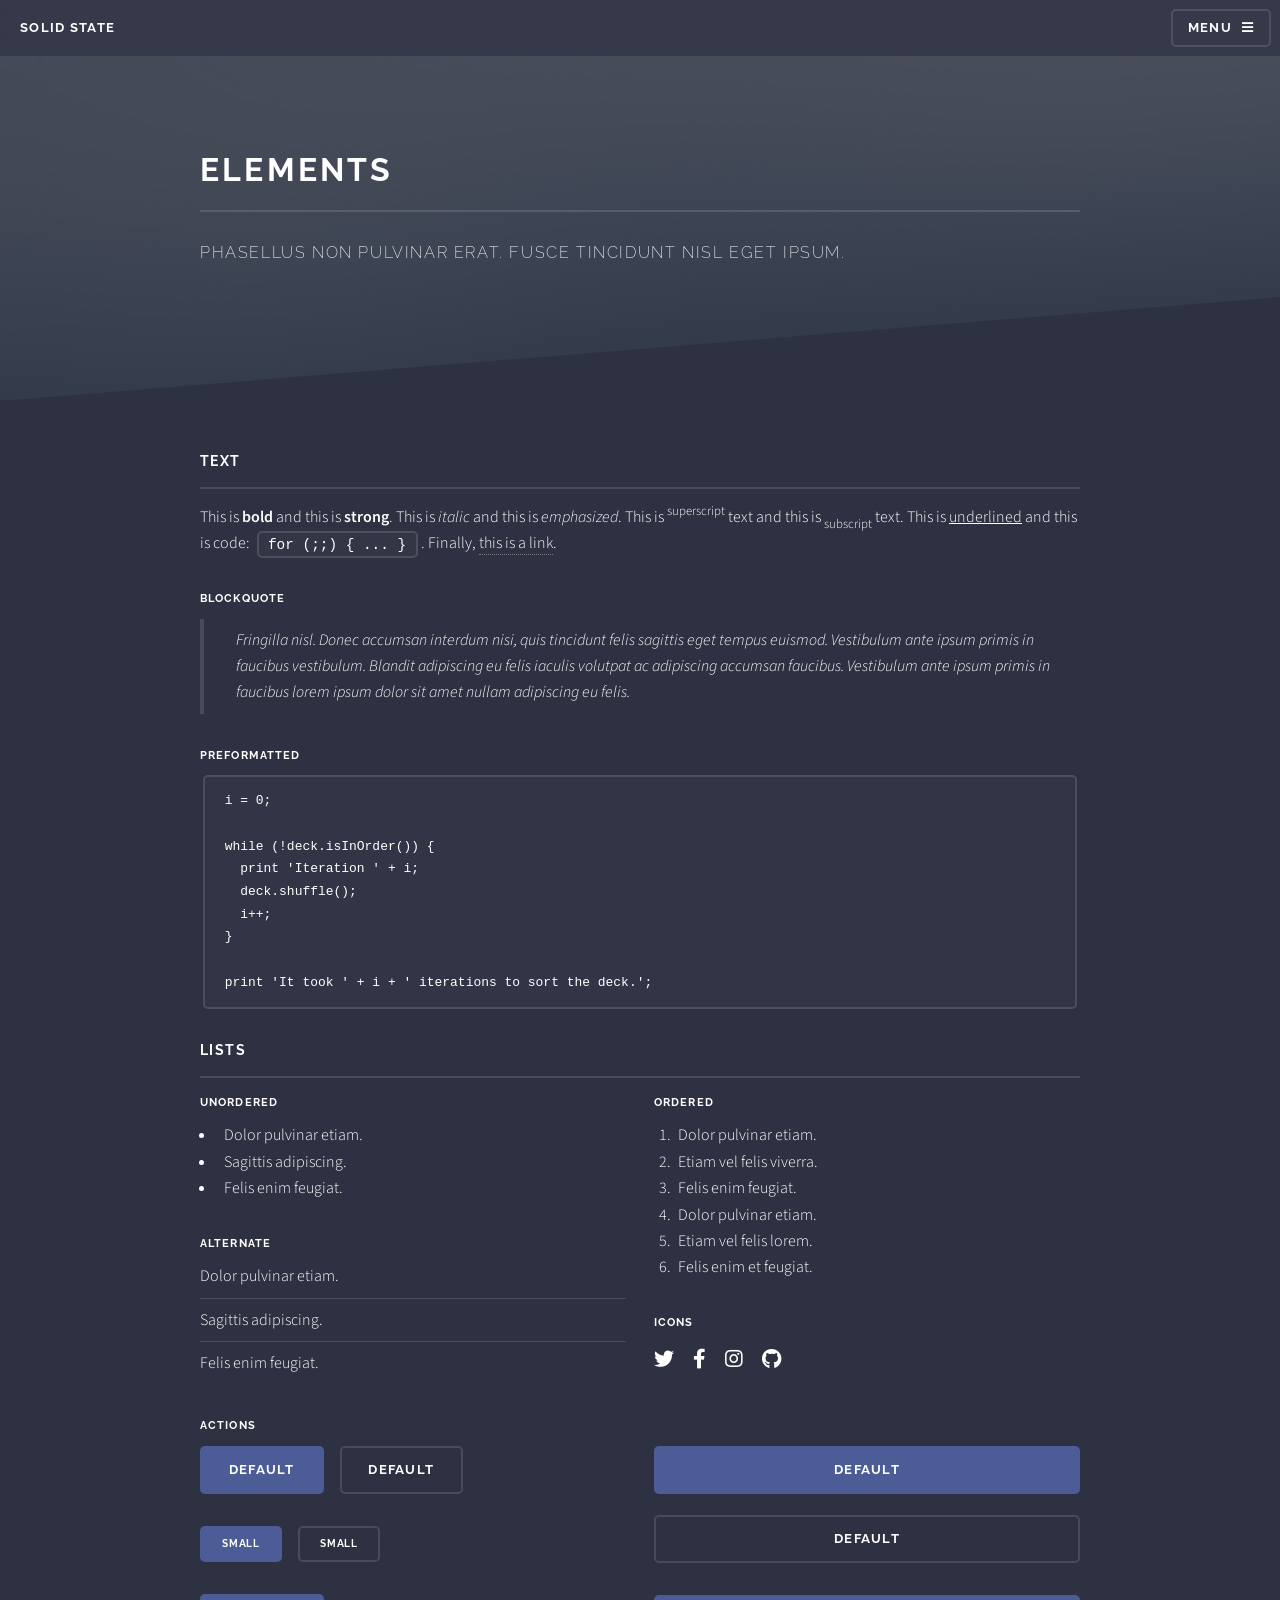
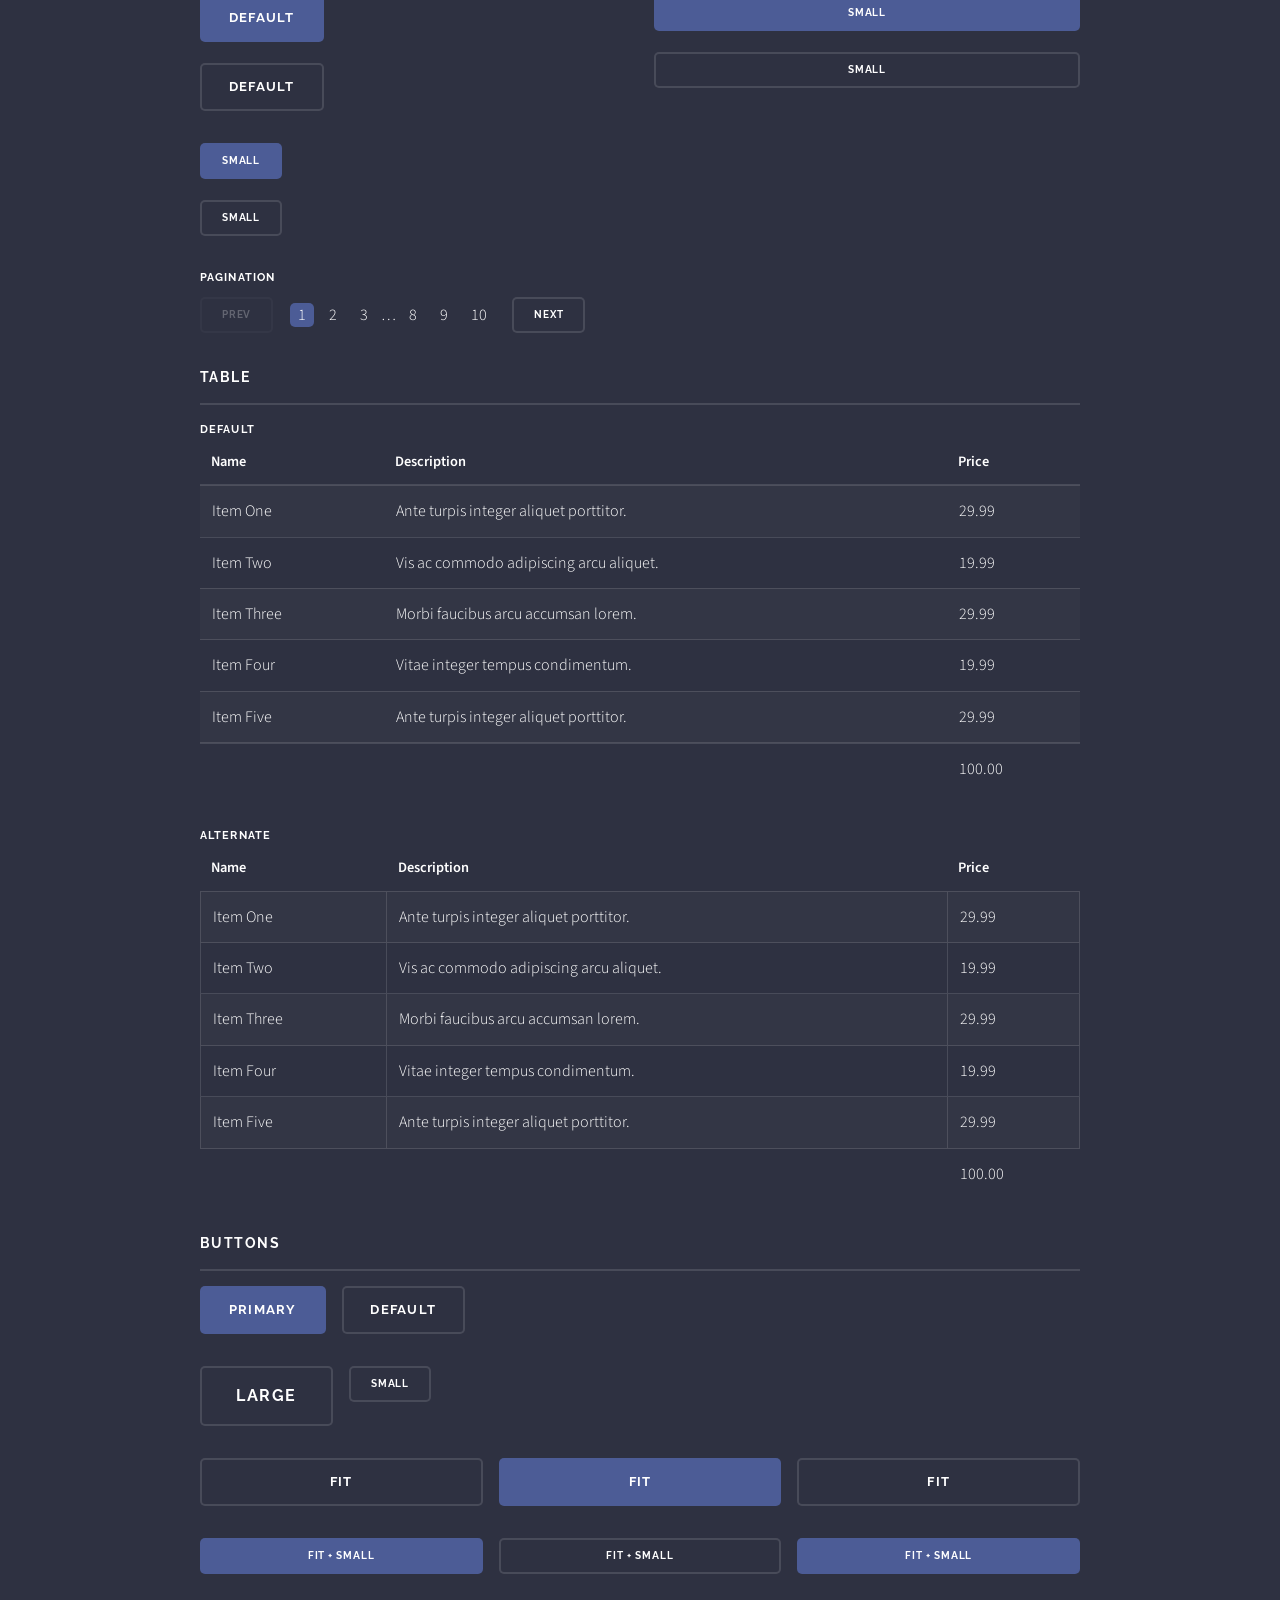
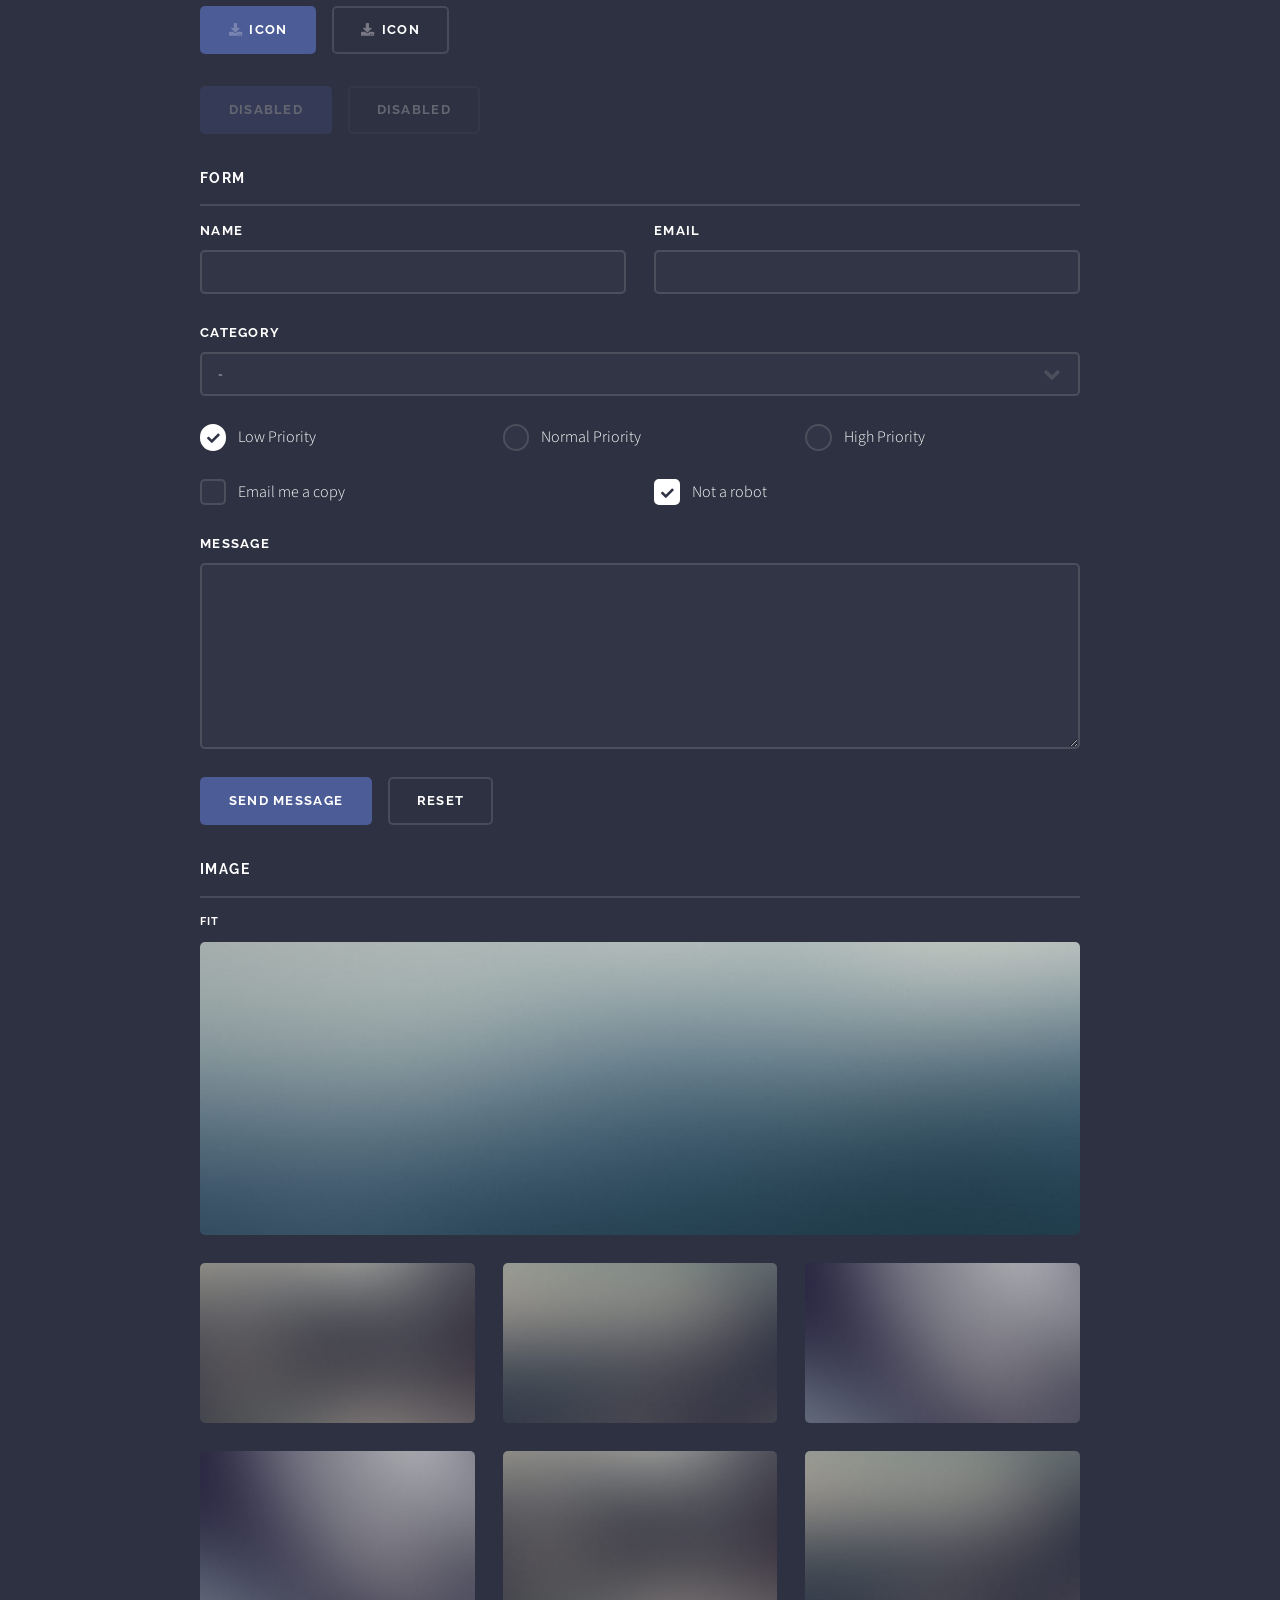
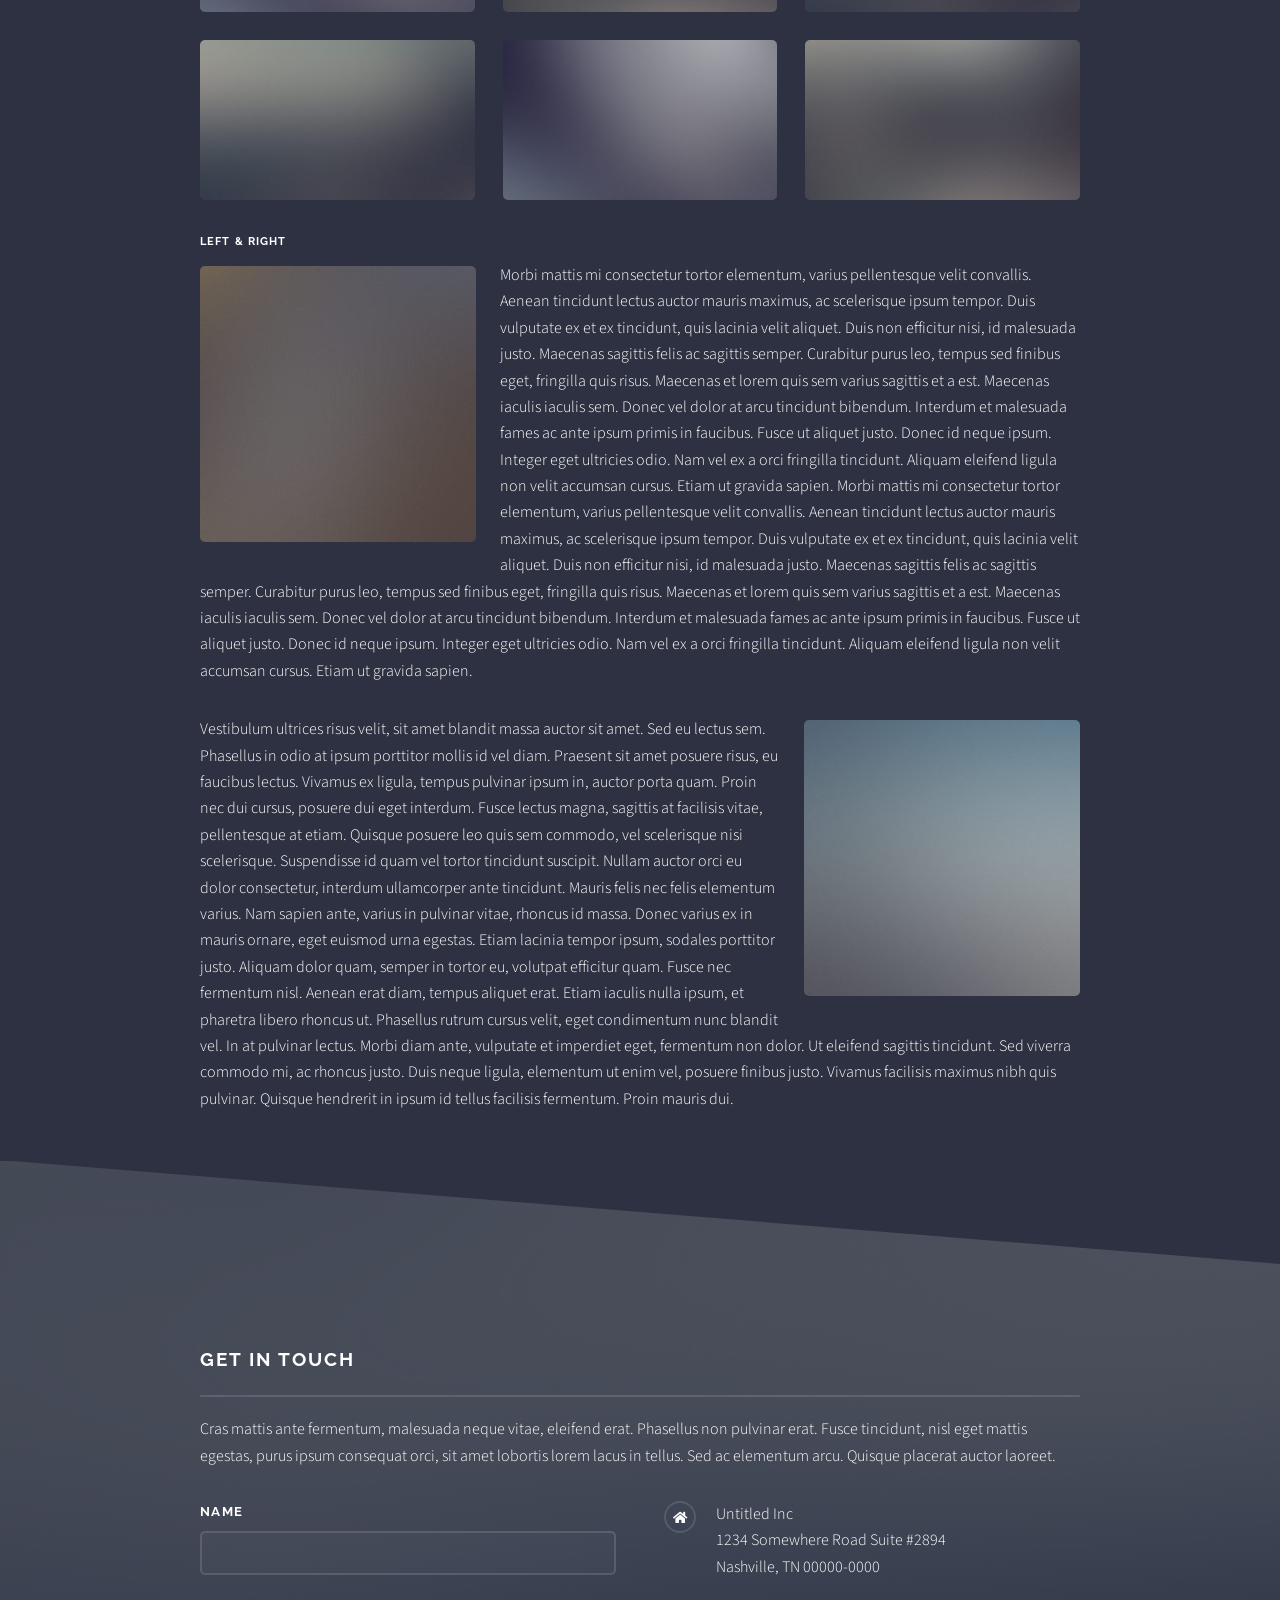
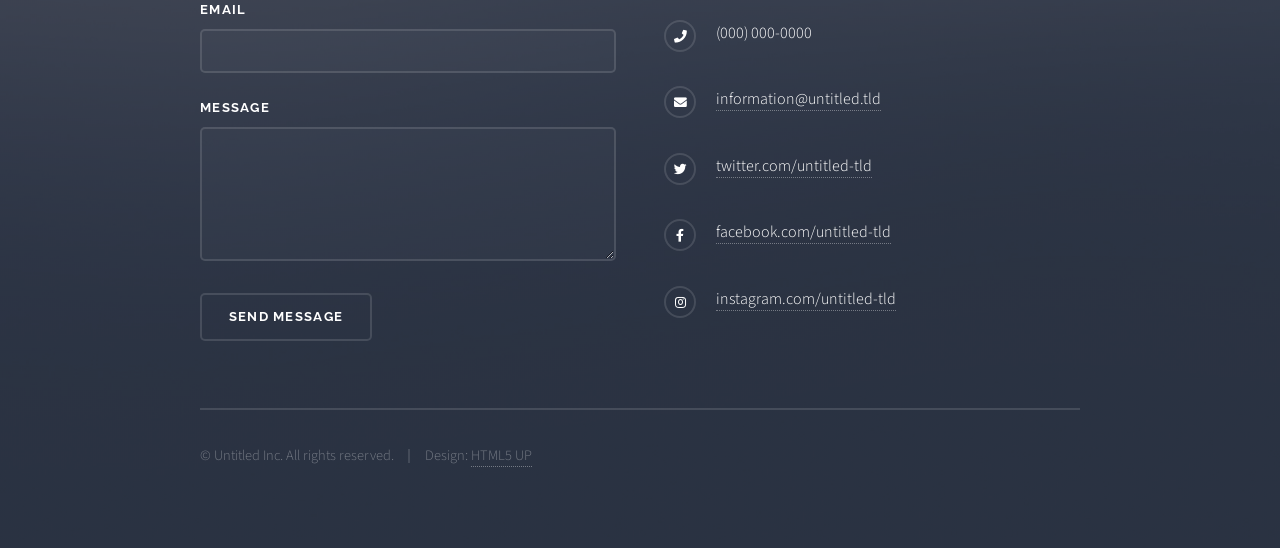
<file: AndrewGervaisWebsite/elements.html>
<!DOCTYPE HTML>
<!--
	Solid State by HTML5 UP
	html5up.net | @ajlkn
	Free for personal and commercial use under the CCA 3.0 license (html5up.net/license)
-->
<html>
	<head>
		<title>Elements - Solid State by HTML5 UP</title>
		<meta charset="utf-8" />
		<meta name="viewport" content="width=device-width, initial-scale=1, user-scalable=no" />
		<link rel="stylesheet" href="assets/css/main.css" />
		<noscript><link rel="stylesheet" href="assets/css/noscript.css" /></noscript>
	</head>
	<body class="is-preload">

		<!-- Page Wrapper -->
			<div id="page-wrapper">

				<!-- Header -->
					<header id="header">
						<h1><a href="index.html">Solid State</a></h1>
						<nav>
							<a href="#menu">Menu</a>
						</nav>
					</header>

				<!-- Menu -->
					<nav id="menu">
						<div class="inner">
							<h2>Menu</h2>
							<ul class="links">
								<li><a href="index.html">Home</a></li>
								<li><a href="generic.html">Generic</a></li>
								<li><a href="elements.html">Elements</a></li>
								<li><a href="#">Log In</a></li>
								<li><a href="#">Sign Up</a></li>
							</ul>
							<a href="#" class="close">Close</a>
						</div>
					</nav>

				<!-- Wrapper -->
					<section id="wrapper">
						<header>
							<div class="inner">
								<h2>Elements</h2>
								<p>Phasellus non pulvinar erat. Fusce tincidunt nisl eget ipsum.</p>
							</div>
						</header>

						<!-- Content -->
							<div class="wrapper">
								<div class="inner">

									<section>
										<h3 class="major">Text</h3>
										<p>This is <b>bold</b> and this is <strong>strong</strong>. This is <i>italic</i> and this is <em>emphasized</em>.
										This is <sup>superscript</sup> text and this is <sub>subscript</sub> text.
										This is <u>underlined</u> and this is code: <code>for (;;) { ... }</code>. Finally, <a href="#">this is a link</a>.</p>
										<h4>Blockquote</h4>
										<blockquote>Fringilla nisl. Donec accumsan interdum nisi, quis tincidunt felis sagittis eget tempus euismod. Vestibulum ante ipsum primis in faucibus vestibulum. Blandit adipiscing eu felis iaculis volutpat ac adipiscing accumsan faucibus. Vestibulum ante ipsum primis in faucibus lorem ipsum dolor sit amet nullam adipiscing eu felis.</blockquote>
										<h4>Preformatted</h4>
										<pre><code>i = 0;

while (!deck.isInOrder()) {
  print 'Iteration ' + i;
  deck.shuffle();
  i++;
}

print 'It took ' + i + ' iterations to sort the deck.';</code></pre>
									</section>

									<section>
										<h3 class="major">Lists</h3>
										<div class="row">
											<div class="col-6 col-12-medium">
												<h4>Unordered</h4>
												<ul>
													<li>Dolor pulvinar etiam.</li>
													<li>Sagittis adipiscing.</li>
													<li>Felis enim feugiat.</li>
												</ul>
												<h4>Alternate</h4>
												<ul class="alt">
													<li>Dolor pulvinar etiam.</li>
													<li>Sagittis adipiscing.</li>
													<li>Felis enim feugiat.</li>
												</ul>
											</div>
											<div class="col-6 col-12-medium">
												<h4>Ordered</h4>
												<ol>
													<li>Dolor pulvinar etiam.</li>
													<li>Etiam vel felis viverra.</li>
													<li>Felis enim feugiat.</li>
													<li>Dolor pulvinar etiam.</li>
													<li>Etiam vel felis lorem.</li>
													<li>Felis enim et feugiat.</li>
												</ol>
												<h4>Icons</h4>
												<ul class="icons">
													<li><a href="#" class="icon brands fa-twitter"><span class="label">Twitter</span></a></li>
													<li><a href="#" class="icon brands fa-facebook-f"><span class="label">Facebook</span></a></li>
													<li><a href="#" class="icon brands fa-instagram"><span class="label">Instagram</span></a></li>
													<li><a href="#" class="icon brands fa-github"><span class="label">Github</span></a></li>
												</ul>
											</div>
										</div>
										<h4>Actions</h4>
										<div class="row">
											<div class="col-6 col-12-medium">
												<ul class="actions">
													<li><a href="#" class="button primary">Default</a></li>
													<li><a href="#" class="button">Default</a></li>
												</ul>
												<ul class="actions small">
													<li><a href="#" class="button primary small">Small</a></li>
													<li><a href="#" class="button small">Small</a></li>
												</ul>
												<ul class="actions stacked">
													<li><a href="#" class="button primary">Default</a></li>
													<li><a href="#" class="button">Default</a></li>
												</ul>
												<ul class="actions stacked small">
													<li><a href="#" class="button primary small">Small</a></li>
													<li><a href="#" class="button small">Small</a></li>
												</ul>
											</div>
											<div class="col-6 col-12-medium">
												<ul class="actions stacked">
													<li><a href="#" class="button primary fit">Default</a></li>
													<li><a href="#" class="button fit">Default</a></li>
												</ul>
												<ul class="actions stacked small">
													<li><a href="#" class="button primary small fit">Small</a></li>
													<li><a href="#" class="button small fit">Small</a></li>
												</ul>
											</div>
										</div>
										<h4>Pagination</h4>
										<ul class="pagination">
											<li><span class="button small disabled">Prev</span></li>
											<li><a href="#" class="page active">1</a></li>
											<li><a href="#" class="page">2</a></li>
											<li><a href="#" class="page">3</a></li>
											<li><span>&hellip;</span></li>
											<li><a href="#" class="page">8</a></li>
											<li><a href="#" class="page">9</a></li>
											<li><a href="#" class="page">10</a></li>
											<li><a href="#" class="button small">Next</a></li>
										</ul>
									</section>

									<section>
										<h3 class="major">Table</h3>
										<h4>Default</h4>
										<div class="table-wrapper">
											<table>
												<thead>
													<tr>
														<th>Name</th>
														<th>Description</th>
														<th>Price</th>
													</tr>
												</thead>
												<tbody>
													<tr>
														<td>Item One</td>
														<td>Ante turpis integer aliquet porttitor.</td>
														<td>29.99</td>
													</tr>
													<tr>
														<td>Item Two</td>
														<td>Vis ac commodo adipiscing arcu aliquet.</td>
														<td>19.99</td>
													</tr>
													<tr>
														<td>Item Three</td>
														<td> Morbi faucibus arcu accumsan lorem.</td>
														<td>29.99</td>
													</tr>
													<tr>
														<td>Item Four</td>
														<td>Vitae integer tempus condimentum.</td>
														<td>19.99</td>
													</tr>
													<tr>
														<td>Item Five</td>
														<td>Ante turpis integer aliquet porttitor.</td>
														<td>29.99</td>
													</tr>
												</tbody>
												<tfoot>
													<tr>
														<td colspan="2"></td>
														<td>100.00</td>
													</tr>
												</tfoot>
											</table>
										</div>

										<h4>Alternate</h4>
										<div class="table-wrapper">
											<table class="alt">
												<thead>
													<tr>
														<th>Name</th>
														<th>Description</th>
														<th>Price</th>
													</tr>
												</thead>
												<tbody>
													<tr>
														<td>Item One</td>
														<td>Ante turpis integer aliquet porttitor.</td>
														<td>29.99</td>
													</tr>
													<tr>
														<td>Item Two</td>
														<td>Vis ac commodo adipiscing arcu aliquet.</td>
														<td>19.99</td>
													</tr>
													<tr>
														<td>Item Three</td>
														<td> Morbi faucibus arcu accumsan lorem.</td>
														<td>29.99</td>
													</tr>
													<tr>
														<td>Item Four</td>
														<td>Vitae integer tempus condimentum.</td>
														<td>19.99</td>
													</tr>
													<tr>
														<td>Item Five</td>
														<td>Ante turpis integer aliquet porttitor.</td>
														<td>29.99</td>
													</tr>
												</tbody>
												<tfoot>
													<tr>
														<td colspan="2"></td>
														<td>100.00</td>
													</tr>
												</tfoot>
											</table>
										</div>
									</section>

									<section>
										<h3 class="major">Buttons</h3>
										<ul class="actions">
											<li><a href="#" class="button primary">Primary</a></li>
											<li><a href="#" class="button">Default</a></li>
										</ul>
										<ul class="actions">
											<li><a href="#" class="button large">Large</a></li>
											<li><a href="#" class="button small">Small</a></li>
										</ul>
										<ul class="actions fit">
											<li><a href="#" class="button fit">Fit</a></li>
											<li><a href="#" class="button primary fit">Fit</a></li>
											<li><a href="#" class="button fit">Fit</a></li>
										</ul>
										<ul class="actions fit small">
											<li><a href="#" class="button primary fit small">Fit + Small</a></li>
											<li><a href="#" class="button fit small">Fit + Small</a></li>
											<li><a href="#" class="button primary fit small">Fit + Small</a></li>
										</ul>
										<ul class="actions">
											<li><a href="#" class="button primary icon solid fa-download">Icon</a></li>
											<li><a href="#" class="button icon solid fa-download">Icon</a></li>
										</ul>
										<ul class="actions">
											<li><span class="button primary disabled">Disabled</span></li>
											<li><span class="button disabled">Disabled</span></li>
										</ul>
									</section>

									<section>
										<h3 class="major">Form</h3>
										<form method="post" action="#">
											<div class="row gtr-uniform">
												<div class="col-6 col-12-xsmall">
													<label for="demo-name">Name</label>
													<input type="text" name="demo-name" id="demo-name" value="" />
												</div>
												<div class="col-6 col-12-xsmall">
													<label for="demo-email">Email</label>
													<input type="email" name="demo-email" id="demo-email" value="" />
												</div>
												<div class="col-12">
													<label for="demo-category">Category</label>
													<select name="demo-category" id="demo-category">
														<option value="">-</option>
														<option value="1">Manufacturing</option>
														<option value="1">Shipping</option>
														<option value="1">Administration</option>
														<option value="1">Human Resources</option>
													</select>
												</div>
												<div class="col-4 col-12-small">
													<input type="radio" id="demo-priority-low" name="demo-priority" checked>
													<label for="demo-priority-low">Low Priority</label>
												</div>
												<div class="col-4 col-12-small">
													<input type="radio" id="demo-priority-normal" name="demo-priority">
													<label for="demo-priority-normal">Normal Priority</label>
												</div>
												<div class="col-4 col-12-small">
													<input type="radio" id="demo-priority-high" name="demo-priority">
													<label for="demo-priority-high">High Priority</label>
												</div>
												<div class="col-6 col-12-small">
													<input type="checkbox" id="demo-copy" name="demo-copy">
													<label for="demo-copy">Email me a copy</label>
												</div>
												<div class="col-6 col-12-small">
													<input type="checkbox" id="demo-human" name="demo-human" checked>
													<label for="demo-human">Not a robot</label>
												</div>
												<div class="col-12">
													<label for="demo-message">Message</label>
													<textarea name="demo-message" id="demo-message" rows="6"></textarea>
												</div>
												<div class="col-12">
													<ul class="actions">
														<li><input type="submit" value="Send Message" class="primary" /></li>
														<li><input type="reset" value="Reset" /></li>
													</ul>
												</div>
											</div>
										</form>
									</section>

									<section>
										<h3 class="major">Image</h3>
										<h4>Fit</h4>
										<div class="box alt">
											<div class="row gtr-uniform">
												<div class="col-12"><span class="image fit"><img src="images/pic08.jpg" alt="" /></span></div>
												<div class="col-4"><span class="image fit"><img src="images/pic05.jpg" alt="" /></span></div>
												<div class="col-4"><span class="image fit"><img src="images/pic06.jpg" alt="" /></span></div>
												<div class="col-4"><span class="image fit"><img src="images/pic07.jpg" alt="" /></span></div>
												<div class="col-4"><span class="image fit"><img src="images/pic07.jpg" alt="" /></span></div>
												<div class="col-4"><span class="image fit"><img src="images/pic05.jpg" alt="" /></span></div>
												<div class="col-4"><span class="image fit"><img src="images/pic06.jpg" alt="" /></span></div>
												<div class="col-4"><span class="image fit"><img src="images/pic06.jpg" alt="" /></span></div>
												<div class="col-4"><span class="image fit"><img src="images/pic07.jpg" alt="" /></span></div>
												<div class="col-4"><span class="image fit"><img src="images/pic05.jpg" alt="" /></span></div>
											</div>
										</div>
										<h4>Left &amp; Right</h4>
										<p><span class="image left"><img src="images/pic01.jpg" alt="" /></span>Morbi mattis mi consectetur tortor elementum, varius pellentesque velit convallis. Aenean tincidunt lectus auctor mauris maximus, ac scelerisque ipsum tempor. Duis vulputate ex et ex tincidunt, quis lacinia velit aliquet. Duis non efficitur nisi, id malesuada justo. Maecenas sagittis felis ac sagittis semper. Curabitur purus leo, tempus sed finibus eget, fringilla quis risus. Maecenas et lorem quis sem varius sagittis et a est. Maecenas iaculis iaculis sem. Donec vel dolor at arcu tincidunt bibendum. Interdum et malesuada fames ac ante ipsum primis in faucibus. Fusce ut aliquet justo. Donec id neque ipsum. Integer eget ultricies odio. Nam vel ex a orci fringilla tincidunt. Aliquam eleifend ligula non velit accumsan cursus. Etiam ut gravida sapien. Morbi mattis mi consectetur tortor elementum, varius pellentesque velit convallis. Aenean tincidunt lectus auctor mauris maximus, ac scelerisque ipsum tempor. Duis vulputate ex et ex tincidunt, quis lacinia velit aliquet. Duis non efficitur nisi, id malesuada justo. Maecenas sagittis felis ac sagittis semper. Curabitur purus leo, tempus sed finibus eget, fringilla quis risus. Maecenas et lorem quis sem varius sagittis et a est. Maecenas iaculis iaculis sem. Donec vel dolor at arcu tincidunt bibendum. Interdum et malesuada fames ac ante ipsum primis in faucibus. Fusce ut aliquet justo. Donec id neque ipsum. Integer eget ultricies odio. Nam vel ex a orci fringilla tincidunt. Aliquam eleifend ligula non velit accumsan cursus. Etiam ut gravida sapien.</p>
										<p><span class="image right"><img src="images/pic02.jpg" alt="" /></span>Vestibulum ultrices risus velit, sit amet blandit massa auctor sit amet. Sed eu lectus sem. Phasellus in odio at ipsum porttitor mollis id vel diam. Praesent sit amet posuere risus, eu faucibus lectus. Vivamus ex ligula, tempus pulvinar ipsum in, auctor porta quam. Proin nec dui cursus, posuere dui eget interdum. Fusce lectus magna, sagittis at facilisis vitae, pellentesque at etiam. Quisque posuere leo quis sem commodo, vel scelerisque nisi scelerisque. Suspendisse id quam vel tortor tincidunt suscipit. Nullam auctor orci eu dolor consectetur, interdum ullamcorper ante tincidunt. Mauris felis nec felis elementum varius. Nam sapien ante, varius in pulvinar vitae, rhoncus id massa. Donec varius ex in mauris ornare, eget euismod urna egestas. Etiam lacinia tempor ipsum, sodales porttitor justo. Aliquam dolor quam, semper in tortor eu, volutpat efficitur quam. Fusce nec fermentum nisl. Aenean erat diam, tempus aliquet erat. Etiam iaculis nulla ipsum, et pharetra libero rhoncus ut. Phasellus rutrum cursus velit, eget condimentum nunc blandit vel. In at pulvinar lectus. Morbi diam ante, vulputate et imperdiet eget, fermentum non dolor. Ut eleifend sagittis tincidunt. Sed viverra commodo mi, ac rhoncus justo. Duis neque ligula, elementum ut enim vel, posuere finibus justo. Vivamus facilisis maximus nibh quis pulvinar. Quisque hendrerit in ipsum id tellus facilisis fermentum. Proin mauris dui.</p>
									</section>

								</div>
							</div>

					</section>

				<!-- Footer -->
					<section id="footer">
						<div class="inner">
							<h2 class="major">Get in touch</h2>
							<p>Cras mattis ante fermentum, malesuada neque vitae, eleifend erat. Phasellus non pulvinar erat. Fusce tincidunt, nisl eget mattis egestas, purus ipsum consequat orci, sit amet lobortis lorem lacus in tellus. Sed ac elementum arcu. Quisque placerat auctor laoreet.</p>
							<form method="post" action="#">
								<div class="fields">
									<div class="field">
										<label for="name">Name</label>
										<input type="text" name="name" id="name" />
									</div>
									<div class="field">
										<label for="email">Email</label>
										<input type="email" name="email" id="email" />
									</div>
									<div class="field">
										<label for="message">Message</label>
										<textarea name="message" id="message" rows="4"></textarea>
									</div>
								</div>
								<ul class="actions">
									<li><input type="submit" value="Send Message" /></li>
								</ul>
							</form>
							<ul class="contact">
								<li class="icon solid fa-home">
									Untitled Inc<br />
									1234 Somewhere Road Suite #2894<br />
									Nashville, TN 00000-0000
								</li>
								<li class="icon solid fa-phone">(000) 000-0000</li>
								<li class="icon solid fa-envelope"><a href="#">information@untitled.tld</a></li>
								<li class="icon brands fa-twitter"><a href="#">twitter.com/untitled-tld</a></li>
								<li class="icon brands fa-facebook-f"><a href="#">facebook.com/untitled-tld</a></li>
								<li class="icon brands fa-instagram"><a href="#">instagram.com/untitled-tld</a></li>
							</ul>
							<ul class="copyright">
								<li>&copy; Untitled Inc. All rights reserved.</li><li>Design: <a href="http://html5up.net">HTML5 UP</a></li>
							</ul>
						</div>
					</section>

			</div>

		<!-- Scripts -->
			<script src="assets/js/jquery.min.js"></script>
			<script src="assets/js/jquery.scrollex.min.js"></script>
			<script src="assets/js/browser.min.js"></script>
			<script src="assets/js/breakpoints.min.js"></script>
			<script src="assets/js/util.js"></script>
			<script src="assets/js/main.js"></script>

	</body>
</html>
</file>
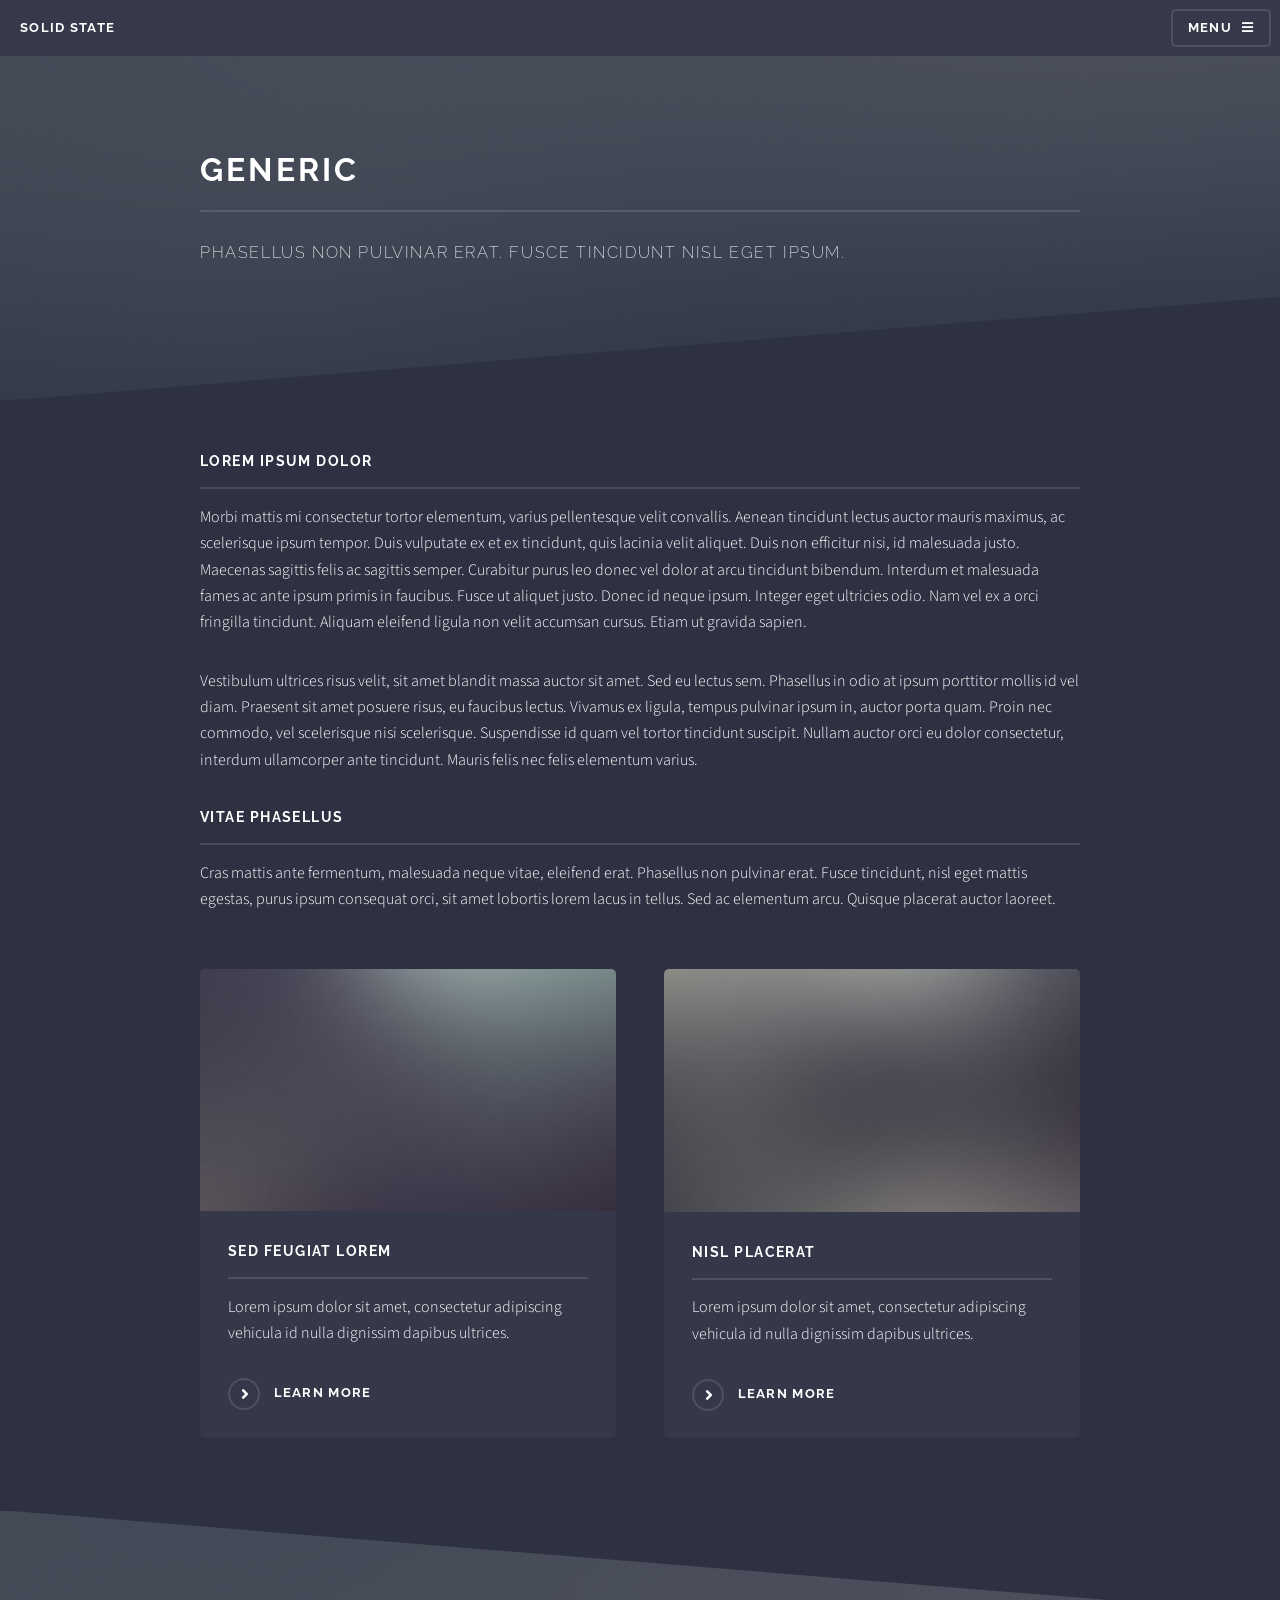
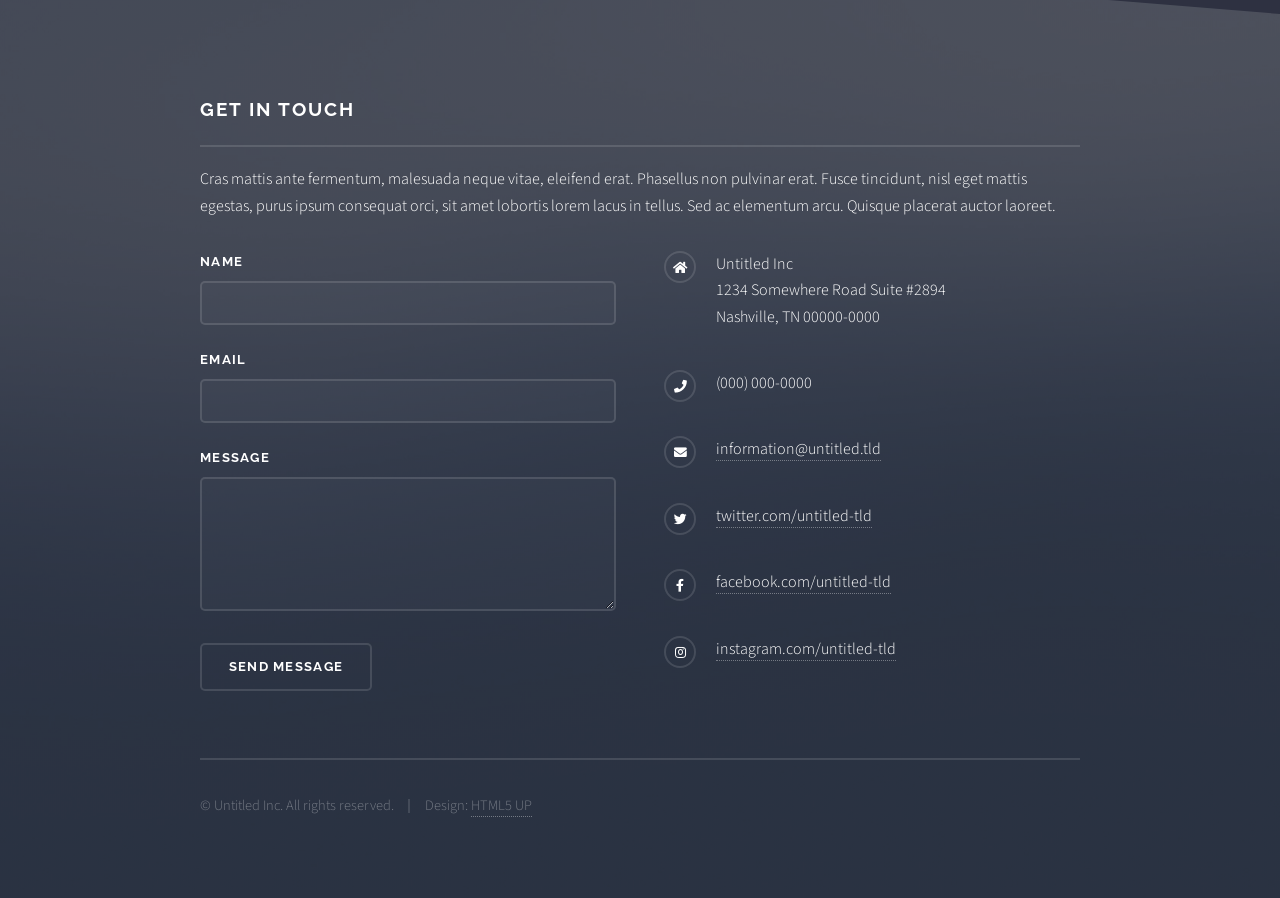
<file: AndrewGervaisWebsite/generic.html>
<!DOCTYPE HTML>
<!--
	Solid State by HTML5 UP
	html5up.net | @ajlkn
	Free for personal and commercial use under the CCA 3.0 license (html5up.net/license)
-->
<html>
	<head>
		<title>Generic - Solid State by HTML5 UP</title>
		<meta charset="utf-8" />
		<meta name="viewport" content="width=device-width, initial-scale=1, user-scalable=no" />
		<link rel="stylesheet" href="assets/css/main.css" />
		<noscript><link rel="stylesheet" href="assets/css/noscript.css" /></noscript>
	</head>
	<body class="is-preload">

		<!-- Page Wrapper -->
			<div id="page-wrapper">

				<!-- Header -->
					<header id="header">
						<h1><a href="index.html">Solid State</a></h1>
						<nav>
							<a href="#menu">Menu</a>
						</nav>
					</header>

				<!-- Menu -->
					<nav id="menu">
						<div class="inner">
							<h2>Menu</h2>
							<ul class="links">
								<li><a href="index.html">Home</a></li>
								<li><a href="generic.html">Generic</a></li>
								<li><a href="elements.html">Elements</a></li>
								<li><a href="#">Log In</a></li>
								<li><a href="#">Sign Up</a></li>
							</ul>
							<a href="#" class="close">Close</a>
						</div>
					</nav>

				<!-- Wrapper -->
					<section id="wrapper">
						<header>
							<div class="inner">
								<h2>Generic</h2>
								<p>Phasellus non pulvinar erat. Fusce tincidunt nisl eget ipsum.</p>
							</div>
						</header>

						<!-- Content -->
							<div class="wrapper">
								<div class="inner">

									<h3 class="major">Lorem ipsum dolor</h3>
									<p>Morbi mattis mi consectetur tortor elementum, varius pellentesque velit convallis. Aenean tincidunt lectus auctor mauris maximus, ac scelerisque ipsum tempor. Duis vulputate ex et ex tincidunt, quis lacinia velit aliquet. Duis non efficitur nisi, id malesuada justo. Maecenas sagittis felis ac sagittis semper. Curabitur purus leo donec vel dolor at arcu tincidunt bibendum. Interdum et malesuada fames ac ante ipsum primis in faucibus. Fusce ut aliquet justo. Donec id neque ipsum. Integer eget ultricies odio. Nam vel ex a orci fringilla tincidunt. Aliquam eleifend ligula non velit accumsan cursus. Etiam ut gravida sapien.</p>

									<p>Vestibulum ultrices risus velit, sit amet blandit massa auctor sit amet. Sed eu lectus sem. Phasellus in odio at ipsum porttitor mollis id vel diam. Praesent sit amet posuere risus, eu faucibus lectus. Vivamus ex ligula, tempus pulvinar ipsum in, auctor porta quam. Proin nec commodo, vel scelerisque nisi scelerisque. Suspendisse id quam vel tortor tincidunt suscipit. Nullam auctor orci eu dolor consectetur, interdum ullamcorper ante tincidunt. Mauris felis nec felis elementum varius.</p>

									<h3 class="major">Vitae phasellus</h3>
									<p>Cras mattis ante fermentum, malesuada neque vitae, eleifend erat. Phasellus non pulvinar erat. Fusce tincidunt, nisl eget mattis egestas, purus ipsum consequat orci, sit amet lobortis lorem lacus in tellus. Sed ac elementum arcu. Quisque placerat auctor laoreet.</p>

									<section class="features">
										<article>
											<a href="#" class="image"><img src="images/pic04.jpg" alt="" /></a>
											<h3 class="major">Sed feugiat lorem</h3>
											<p>Lorem ipsum dolor sit amet, consectetur adipiscing vehicula id nulla dignissim dapibus ultrices.</p>
											<a href="#" class="special">Learn more</a>
										</article>
										<article>
											<a href="#" class="image"><img src="images/pic05.jpg" alt="" /></a>
											<h3 class="major">Nisl placerat</h3>
											<p>Lorem ipsum dolor sit amet, consectetur adipiscing vehicula id nulla dignissim dapibus ultrices.</p>
											<a href="#" class="special">Learn more</a>
										</article>
									</section>

								</div>
							</div>

					</section>

				<!-- Footer -->
					<section id="footer">
						<div class="inner">
							<h2 class="major">Get in touch</h2>
							<p>Cras mattis ante fermentum, malesuada neque vitae, eleifend erat. Phasellus non pulvinar erat. Fusce tincidunt, nisl eget mattis egestas, purus ipsum consequat orci, sit amet lobortis lorem lacus in tellus. Sed ac elementum arcu. Quisque placerat auctor laoreet.</p>
							<form method="post" action="#">
								<div class="fields">
									<div class="field">
										<label for="name">Name</label>
										<input type="text" name="name" id="name" />
									</div>
									<div class="field">
										<label for="email">Email</label>
										<input type="email" name="email" id="email" />
									</div>
									<div class="field">
										<label for="message">Message</label>
										<textarea name="message" id="message" rows="4"></textarea>
									</div>
								</div>
								<ul class="actions">
									<li><input type="submit" value="Send Message" /></li>
								</ul>
							</form>
							<ul class="contact">
								<li class="icon solid fa-home">
									Untitled Inc<br />
									1234 Somewhere Road Suite #2894<br />
									Nashville, TN 00000-0000
								</li>
								<li class="icon solid fa-phone">(000) 000-0000</li>
								<li class="icon solid fa-envelope"><a href="#">information@untitled.tld</a></li>
								<li class="icon brands fa-twitter"><a href="#">twitter.com/untitled-tld</a></li>
								<li class="icon brands fa-facebook-f"><a href="#">facebook.com/untitled-tld</a></li>
								<li class="icon brands fa-instagram"><a href="#">instagram.com/untitled-tld</a></li>
							</ul>
							<ul class="copyright">
								<li>&copy; Untitled Inc. All rights reserved.</li><li>Design: <a href="http://html5up.net">HTML5 UP</a></li>
							</ul>
						</div>
					</section>

			</div>

		<!-- Scripts -->
			<script src="assets/js/jquery.min.js"></script>
			<script src="assets/js/jquery.scrollex.min.js"></script>
			<script src="assets/js/browser.min.js"></script>
			<script src="assets/js/breakpoints.min.js"></script>
			<script src="assets/js/util.js"></script>
			<script src="assets/js/main.js"></script>

	</body>
</html>
</file>
<file: assets/style.css>
/* ===========================================================
   Andrew Gervais — portfolio site
   Palette: forest green + warm cream, drawn from the previous
   site's hero banner. Green anchors the hero and the featured
   project card; the rest of the page stays warm and light so
   it reads as inviting rather than a dashboard. Two-typeface
   system: Space Grotesk for display/headings, Inter for body.
=========================================================== */

:root {
  --green: #3E6B52;
  --green-light: #2E5C42;
  --green-dark: #2A4A38;
  --bg: #FAF7EE;
  --surface: #F2EEE0;
  --surface-alt: #EBE6D5;
  --border: #DCD5BE;
  --text: #23281F;
  --text-secondary: #565A4B;
  --text-muted: #83806B;

  /* On-green text tokens — used inside the hero and the
     featured project card, which stay solid forest green
     regardless of the light body theme. */
  --on-green: #F5F2E8;
  --on-green-secondary: rgba(245, 242, 232, 0.85);
  --on-green-muted: rgba(245, 242, 232, 0.6);

  --font-display: 'Space Grotesk', 'Segoe UI', sans-serif;
  --font-body: 'Inter', 'Segoe UI', sans-serif;

  --radius: 10px;
  --max-width: 1040px;
}

* { box-sizing: border-box; }

html { scroll-behavior: smooth; }

@media (prefers-reduced-motion: reduce) {
  html { scroll-behavior: auto; }
  * { animation: none !important; transition: none !important; }
}

body {
  margin: 0;
  background: var(--bg);
  color: var(--text);
  font-family: var(--font-body);
  line-height: 1.65;
  -webkit-font-smoothing: antialiased;
}

h1, h2, h3 {
  font-family: var(--font-display);
  font-weight: 600;
  color: var(--text);
  margin: 0 0 0.5em;
}

a {
  color: var(--green-light);
  text-decoration: none;
}

img { max-width: 100%; display: block; }

/* ---------- Nav ---------- */
.site-nav {
  position: sticky;
  top: 0;
  z-index: 50;
  background: rgba(250, 247, 238, 0.85);
  backdrop-filter: blur(8px);
  border-bottom: 1px solid transparent;
  transition: border-color 0.2s ease;
}

.site-nav.scrolled {
  border-bottom-color: var(--border);
}

.nav-inner {
  max-width: var(--max-width);
  margin: 0 auto;
  padding: 14px 24px;
  display: flex;
  align-items: center;
  justify-content: space-between;
}

.nav-logo {
  font-family: var(--font-display);
  font-weight: 700;
  font-size: 18px;
  color: var(--text);
  border: 1.5px solid var(--green);
  border-radius: 8px;
  width: 36px;
  height: 36px;
  display: flex;
  align-items: center;
  justify-content: center;
}

.nav-links {
  display: flex;
  gap: 28px;
}

.nav-links a {
  color: var(--text-secondary);
  font-size: 14.5px;
  font-weight: 500;
  padding: 6px 0;
  border-bottom: 2px solid transparent;
  transition: color 0.15s ease, border-color 0.15s ease;
}

.nav-links a:hover,
.nav-links a.active {
  color: var(--text);
  border-bottom-color: var(--green-light);
}

.nav-toggle {
  display: none;
  flex-direction: column;
  gap: 5px;
  background: none;
  border: none;
  padding: 8px;
  cursor: pointer;
}

.nav-toggle span {
  width: 22px;
  height: 2px;
  background: var(--text);
  display: block;
}

/* ---------- Hero ---------- */
.hero {
  background: var(--green);
  background: linear-gradient(180deg, var(--green) 0%, var(--green-dark) 100%);
  padding: 90px 24px 0;
  position: relative;
  overflow: hidden;
}

.hero-inner {
  max-width: var(--max-width);
  margin: 0 auto;
  padding-bottom: 60px;
  position: relative;
  z-index: 1;
}

.eyebrow {
  font-size: 13.5px;
  letter-spacing: 0.04em;
  text-transform: uppercase;
  color: var(--on-green-secondary);
  margin: 0 0 14px;
  font-weight: 500;
}

.hero h1 {
  font-size: clamp(40px, 6vw, 64px);
  line-height: 1.05;
  margin-bottom: 20px;
  color: var(--on-green);
}

.hero-pitch {
  max-width: 560px;
  font-size: 17px;
  color: var(--on-green-secondary);
  margin-bottom: 32px;
}

.hero-actions {
  display: flex;
  flex-wrap: wrap;
  gap: 12px;
}

.btn {
  display: inline-flex;
  align-items: center;
  gap: 8px;
  padding: 11px 20px;
  border-radius: 8px;
  font-size: 14.5px;
  font-weight: 600;
  transition: transform 0.15s ease, background 0.15s ease, border-color 0.15s ease;
}

.btn:hover { transform: translateY(-1px); }

.btn-primary {
  background: var(--bg);
  color: var(--text);
}

.btn-primary:hover { background: var(--surface-alt); }

.btn-ghost {
  background: transparent;
  color: var(--on-green);
  border: 1.5px solid rgba(245, 242, 232, 0.4);
}

.btn-ghost:hover { border-color: rgba(245, 242, 232, 0.8); }

.hero-line {
  width: 100%;
  height: 60px;
  display: block;
}

.hero-line polyline {
  fill: none;
  stroke: rgba(245, 242, 232, 0.35);
  stroke-width: 2;
  stroke-linecap: round;
  stroke-linejoin: round;
}

/* ---------- Sections ---------- */
.section {
  padding: 80px 24px;
}

.section-alt {
  background: var(--surface);
}

.section-inner {
  max-width: var(--max-width);
  margin: 0 auto;
}

.section h2 {
  font-size: 26px;
  display: flex;
  align-items: baseline;
  gap: 14px;
  margin-bottom: 40px;
}

.section-index {
  font-family: var(--font-display);
  font-size: 14px;
  font-weight: 600;
  color: var(--green-light);
  letter-spacing: 0.04em;
}

.section-subtitle {
  color: var(--text-secondary);
  margin-top: -20px;
  margin-bottom: 32px;
}

/* ---------- About ---------- */
.about-grid {
  display: grid;
  grid-template-columns: 340px 1fr;
  gap: 40px;
  align-items: start;
}

.about-photos {
  display: grid;
  grid-template-columns: 1fr 1fr;
  gap: 12px;
}

.about-photos img {
  width: 100%;
  aspect-ratio: 1 / 1;
  object-fit: cover;
  border-radius: var(--radius);
  border: 1px solid var(--border);
}

.about-photos img[src$="osu.jpg"] { object-position: 41% center; }

.about-text p {
  color: var(--text-secondary);
  margin: 0 0 16px;
}

/* ---------- Timeline (Experience) ---------- */
.timeline {
  display: flex;
  flex-direction: column;
  gap: 32px;
}

.timeline-item {
  display: grid;
  grid-template-columns: 200px 1fr;
  gap: 24px;
  padding-bottom: 32px;
  border-bottom: 1px solid var(--border);
}

.timeline-item:last-child {
  border-bottom: none;
  padding-bottom: 0;
}

.timeline-date {
  color: var(--text-muted);
  font-size: 14px;
}

.timeline-content h3 {
  font-size: 17px;
  margin-bottom: 10px;
}

.timeline-org {
  color: var(--green-light);
  font-weight: 500;
}

.timeline-content ul {
  margin: 0;
  padding-left: 18px;
  color: var(--text-secondary);
}

.timeline-content li { margin-bottom: 6px; }

/* ---------- Projects ---------- */
.project-featured {
  background: linear-gradient(135deg, var(--green-dark), var(--green));
  border: 1px solid var(--green-dark);
  border-radius: 16px;
  padding: 36px;
  margin-bottom: 32px;
}

.project-featured .project-tag {
  color: var(--on-green-secondary);
}

.project-tag {
  font-size: 13px;
  font-weight: 600;
  letter-spacing: 0.05em;
  text-transform: uppercase;
  margin: 0 0 10px;
}

.project-featured h3 {
  font-size: 22px;
  color: var(--on-green);
}

.project-featured-text p:not(.project-tag) {
  color: var(--on-green-secondary);
  max-width: 640px;
  margin-bottom: 20px;
}

.project-featured .tag {
  color: var(--on-green);
  background: rgba(245, 242, 232, 0.14);
  border-color: rgba(245, 242, 232, 0.3);
}

.project-featured .link-arrow {
  color: var(--on-green);
  border-bottom-color: rgba(245, 242, 232, 0.6);
}

.project-featured .link-arrow:hover { color: var(--on-green-secondary); }

.project-grid {
  display: grid;
  grid-template-columns: repeat(3, 1fr);
  gap: 24px;
}

.project-card {
  background: var(--surface);
  border: 1px solid var(--border);
  border-radius: var(--radius);
  padding: 24px;
}

.project-card h3 {
  font-size: 17px;
}

.project-card p {
  color: var(--text-secondary);
  font-size: 14.5px;
  margin-bottom: 16px;
}

.tag-row {
  display: flex;
  flex-wrap: wrap;
  gap: 8px;
  margin-bottom: 16px;
}

.tag {
  font-size: 12.5px;
  font-weight: 500;
  color: var(--green-light);
  background: rgba(46, 92, 66, 0.1);
  border: 1px solid rgba(46, 92, 66, 0.25);
  padding: 4px 10px;
  border-radius: 999px;
}

.link-arrow {
  font-size: 14px;
  font-weight: 600;
  color: var(--text);
  border-bottom: 1px solid var(--green-light);
  padding-bottom: 2px;
}

.link-arrow:hover { color: var(--green-light); }

/* ---------- Skills ---------- */
.skills-grid {
  display: grid;
  grid-template-columns: repeat(3, 1fr);
  gap: 32px;
}

.skill-group h3 {
  font-size: 15px;
  color: var(--text-secondary);
  font-weight: 500;
  text-transform: uppercase;
  letter-spacing: 0.03em;
  margin-bottom: 14px;
}

/* ---------- Involvement ---------- */
.involvement-grid {
  display: grid;
  grid-template-columns: repeat(3, 1fr);
  gap: 24px;
}

.involvement-card {
  background: var(--surface);
  border: 1px solid var(--border);
  border-radius: var(--radius);
  padding: 24px;
}

.involvement-card h3 {
  font-size: 16px;
}

.involvement-card p {
  color: var(--text-secondary);
  font-size: 14.5px;
  margin: 0;
}

/* ---------- Essays ---------- */
.essay-grid {
  display: grid;
  grid-template-columns: repeat(3, 1fr);
  gap: 24px;
}

.essay-card {
  display: block;
  background: var(--bg);
  border: 1px solid var(--border);
  border-radius: var(--radius);
  padding: 22px;
  transition: border-color 0.15s ease, transform 0.15s ease;
}

.essay-card:hover {
  border-color: var(--green-light);
  transform: translateY(-2px);
}

.essay-date {
  font-size: 12.5px;
  color: var(--text-muted);
  font-weight: 500;
}

.essay-card h3 {
  font-size: 16px;
  margin: 8px 0;
  color: var(--text);
}

.essay-card p {
  font-size: 14px;
  color: var(--text-secondary);
  margin: 0;
}

/* ---------- Footer ---------- */
.site-footer {
  background: var(--green-dark);
  padding: 64px 24px 24px;
}

.footer-inner {
  max-width: var(--max-width);
  margin: 0 auto;
  display: flex;
  justify-content: space-between;
  align-items: flex-start;
  gap: 32px;
  flex-wrap: wrap;
  padding-bottom: 40px;
  border-bottom: 1px solid rgba(245, 242, 232, 0.15);
}

.site-footer h2 {
  font-size: 24px;
  color: var(--on-green);
}

.site-footer p {
  color: var(--on-green-secondary);
  max-width: 360px;
  margin: 0;
}

.footer-links {
  display: flex;
  flex-direction: column;
  gap: 10px;
  align-items: flex-end;
}

.footer-links a {
  color: var(--on-green);
  font-weight: 500;
  font-size: 14.5px;
}

.footer-links a:hover { color: var(--on-green-secondary); }

.footer-bottom {
  max-width: var(--max-width);
  margin: 0 auto;
  padding-top: 20px;
  font-size: 13px;
  color: var(--on-green-muted);
}

/* ---------- Focus states (accessibility) ---------- */
a:focus-visible,
button:focus-visible {
  outline: 2px solid var(--green-light);
  outline-offset: 3px;
}

/* ---------- Responsive ---------- */
@media (max-width: 860px) {
  .about-grid { grid-template-columns: 1fr; }
  .about-photos { max-width: 420px; }
  .project-grid,
  .involvement-grid,
  .essay-grid,
  .skills-grid {
    grid-template-columns: 1fr 1fr;
  }
}

@media (max-width: 700px) {
  .nav-links {
    position: absolute;
    top: 100%;
    left: 0;
    right: 0;
    background: var(--bg);
    flex-direction: column;
    gap: 0;
    border-bottom: 1px solid var(--border);
    max-height: 0;
    overflow: hidden;
    transition: max-height 0.25s ease;
  }

  .nav-links.open { max-height: 400px; }

  .nav-links a {
    padding: 14px 24px;
    border-bottom: 1px solid var(--border);
    width: 100%;
  }

  .nav-toggle { display: flex; }

  .timeline-item { grid-template-columns: 1fr; gap: 8px; }

  .project-grid,
  .involvement-grid,
  .essay-grid,
  .skills-grid {
    grid-template-columns: 1fr;
  }

  .footer-inner { flex-direction: column; }
  .footer-links { align-items: flex-start; }
}
</file>
<file: AndrewGervaisWebsite/assets/css/noscript.css>
/*
	Solid State by HTML5 UP
	html5up.net | @ajlkn
	Free for personal and commercial use under the CCA 3.0 license (html5up.net/license)
*/

/* Banner */

	body.is-preload #banner .logo {
		-moz-transform: none;
		-webkit-transform: none;
		-ms-transform: none;
		transform: none;
		opacity: 1;
	}

	body.is-preload #banner h2 {
		opacity: 1;
		-moz-transform: none;
		-webkit-transform: none;
		-ms-transform: none;
		transform: none;
		-moz-filter: none;
		-webkit-filter: none;
		-ms-filter: none;
		filter: none;
	}

	body.is-preload #banner p {
		opacity: 01;
		-moz-transform: none;
		-webkit-transform: none;
		-ms-transform: none;
		transform: none;
		-moz-filter: none;
		-webkit-filter: none;
		-ms-filter: none;
		filter: none;
	}
</file>
<file: html5up-solid-state/assets/css/noscript.css>
/*
	Solid State by HTML5 UP
	html5up.net | @ajlkn
	Free for personal and commercial use under the CCA 3.0 license (html5up.net/license)
*/

/* Banner */

	body.is-preload #banner .logo {
		-moz-transform: none;
		-webkit-transform: none;
		-ms-transform: none;
		transform: none;
		opacity: 1;
	}

	body.is-preload #banner h2 {
		opacity: 1;
		-moz-transform: none;
		-webkit-transform: none;
		-ms-transform: none;
		transform: none;
		-moz-filter: none;
		-webkit-filter: none;
		-ms-filter: none;
		filter: none;
	}

	body.is-preload #banner p {
		opacity: 01;
		-moz-transform: none;
		-webkit-transform: none;
		-ms-transform: none;
		transform: none;
		-moz-filter: none;
		-webkit-filter: none;
		-ms-filter: none;
		filter: none;
	}
</file>
<file: AndrewGervaisWebsite/assets/css/main.css>
@import url(fontawesome-all.min.css);
@import url("https://fonts.googleapis.com/css?family=Raleway:200,700|Source+Sans+Pro:300,600,300italic,600italic");

/*
	Solid State by HTML5 UP
	html5up.net | @ajlkn
	Free for personal and commercial use under the CCA 3.0 license (html5up.net/license)
*/

html, body, div, span, applet, object,
iframe, h1, h2, h3, h4, h5, h6, p, blockquote,
pre, a, abbr, acronym, address, big, cite,
code, del, dfn, em, img, ins, kbd, q, s, samp,
small, strike, strong, sub, sup, tt, var, b,
u, i, center, dl, dt, dd, ol, ul, li, fieldset,
form, label, legend, table, caption, tbody,
tfoot, thead, tr, th, td, article, aside,
canvas, details, embed, figure, figcaption,
footer, header, hgroup, menu, nav, output, ruby,
section, summary, time, mark, audio, video {
	margin: 0;
	padding: 0;
	border: 0;
	font-size: 100%;
	font: inherit;
	vertical-align: baseline;}

article, aside, details, figcaption, figure,
footer, header, hgroup, menu, nav, section {
	display: block;}

body {
	line-height: 1;
}

ol, ul {
	list-style: none;
}

blockquote, q {
	quotes: none;
}

	blockquote:before, blockquote:after, q:before, q:after {
		content: '';
		content: none;
	}

table {
	border-collapse: collapse;
	border-spacing: 0;
}

body {
	-webkit-text-size-adjust: none;
}

mark {
	background-color: transparent;
	color: inherit;
}

input::-moz-focus-inner {
	border: 0;
	padding: 0;
}

input, select, textarea {
	-moz-appearance: none;
	-webkit-appearance: none;
	-ms-appearance: none;
	appearance: none;
}

/* Basic */

	@-ms-viewport {
		width: device-width;
	}

	body {
		-ms-overflow-style: scrollbar;
	}

	@media screen and (max-width: 480px) {

		html, body {
			min-width: 320px;
		}

	}

	html {
		box-sizing: border-box;
	}

	*, *:before, *:after {
		box-sizing: inherit;
	}

	body {
		background-color: #2e3141;
		background-image: linear-gradient(to top, rgba(46, 49, 65, 0.8), rgba(46, 49, 65, 0.8)), url("../../images/bg.jpg");
		background-size: auto, cover;
		background-attachment: fixed, fixed;
		background-position: center, center;
	}

		body.is-preload *, body.is-preload *:before, body.is-preload *:after {
			-moz-animation: none !important;
			-webkit-animation: none !important;
			-ms-animation: none !important;
			animation: none !important;
			-moz-transition: none !important;
			-webkit-transition: none !important;
			-ms-transition: none !important;
			transition: none !important;
		}

/* Type */

	body, input, select, textarea {
		color: #ffffff;
		font-family: "Source Sans Pro", Helvetica, sans-serif;
		font-size: 16.5pt;
		font-weight: 300;
		line-height: 1.65;
	}

		@media screen and (max-width: 1680px) {

			body, input, select, textarea {
				font-size: 13pt;
			}

		}

		@media screen and (max-width: 1280px) {

			body, input, select, textarea {
				font-size: 12pt;
			}

		}

		@media screen and (max-width: 980px) {

			body, input, select, textarea {
				font-size: 12pt;
			}

		}

		@media screen and (max-width: 736px) {

			body, input, select, textarea {
				font-size: 12pt;
			}

		}

		@media screen and (max-width: 480px) {

			body, input, select, textarea {
				font-size: 12pt;
			}

		}

	a {
		-moz-transition: color 0.2s ease-in-out, border-bottom-color 0.2s ease-in-out;
		-webkit-transition: color 0.2s ease-in-out, border-bottom-color 0.2s ease-in-out;
		-ms-transition: color 0.2s ease-in-out, border-bottom-color 0.2s ease-in-out;
		transition: color 0.2s ease-in-out, border-bottom-color 0.2s ease-in-out;
		border-bottom: dotted 1px rgba(255, 255, 255, 0.35);
		color: #ffffff;
		text-decoration: none;
	}

		a:hover {
			border-bottom-color: transparent;
			color: #ffffff !important;
		}

		a.special:not(.button) {
			text-decoration: none;
			border-bottom: 0;
			display: block;
			font-family: Raleway, Helvetica, sans-serif;
			font-size: 0.8em;
			font-weight: 700;
			letter-spacing: 0.1em;
			margin: 0 0 2em 0;
			text-transform: uppercase;
		}

			a.special:not(.button):before {
				-moz-osx-font-smoothing: grayscale;
				-webkit-font-smoothing: antialiased;
				display: inline-block;
				font-style: normal;
				font-variant: normal;
				text-rendering: auto;
				line-height: 1;
				text-transform: none !important;
				font-family: 'Font Awesome 5 Free';
				font-weight: 900;
			}

			a.special:not(.button):before {
				-moz-transition: background-color 0.2s ease-in-out;
				-webkit-transition: background-color 0.2s ease-in-out;
				-ms-transition: background-color 0.2s ease-in-out;
				transition: background-color 0.2s ease-in-out;
				border-radius: 100%;
				border: solid 2px rgba(255, 255, 255, 0.125);
				content: '\f105';
				display: inline-block;
				font-size: 1.25em;
				height: 2em;
				line-height: 1.75em;
				margin-right: 0.85em;
				text-align: center;
				text-indent: 0.15em;
				vertical-align: middle;
				width: 2em;
			}

			a.special:not(.button):hover:before {
				background-color: rgba(255, 255, 255, 0.025);
			}

			a.special:not(.button):active:before {
				background-color: rgba(255, 255, 255, 0.075);
			}

	strong, b {
		color: #ffffff;
		font-weight: 600;
	}

	em, i {
		font-style: italic;
	}

	p {
		margin: 0 0 2em 0;
	}

	h1, h2, h3, h4, h5, h6 {
		color: #ffffff;
		font-family: Raleway, Helvetica, sans-serif;
		font-weight: 700;
		letter-spacing: 0.1em;
		margin: 0 0 1em 0;
		text-transform: uppercase;
	}

		h1 a, h2 a, h3 a, h4 a, h5 a, h6 a {
			color: inherit;
			text-decoration: none;
			border-bottom: 0;
		}

		h1 span, h2 span, h3 span, h4 span, h5 span, h6 span {
			font-weight: 200;
		}

		h1.major, h2.major, h3.major, h4.major, h5.major, h6.major {
			padding-bottom: 1em;
			border-bottom: solid 2px rgba(255, 255, 255, 0.125);
		}

	h2 {
		font-size: 1.2em;
	}

	h3 {
		font-size: 0.9em;
	}

	h4 {
		font-size: 0.7em;
	}

	h5 {
		font-size: 0.7em;
	}

	h6 {
		font-size: 0.7em;
	}

	@media screen and (max-width: 736px) {

		h2 {
			font-size: 1em;
		}

		h3 {
			font-size: 0.8em;
		}

	}

	sub {
		font-size: 0.8em;
		position: relative;
		top: 0.5em;
	}

	sup {
		font-size: 0.8em;
		position: relative;
		top: -0.5em;
	}

	blockquote {
		border-left: solid 4px rgba(255, 255, 255, 0.125);
		font-style: italic;
		margin: 0 0 2em 0;
		padding: 0.5em 0 0.5em 2em;
	}

	code {
		background: rgba(255, 255, 255, 0.025);
		border-radius: 5px;
		border: solid 2px rgba(255, 255, 255, 0.125);
		font-family: "Courier New", monospace;
		font-size: 0.9em;
		margin: 0 0.25em;
		padding: 0.25em 0.65em;
	}

	pre {
		-webkit-overflow-scrolling: touch;
		font-family: "Courier New", monospace;
		font-size: 0.9em;
		margin: 0 0 2em 0;
	}

		pre code {
			display: block;
			line-height: 1.75em;
			padding: 1em 1.5em;
			overflow-x: auto;
		}

	hr {
		border: 0;
		border-bottom: solid 2px rgba(255, 255, 255, 0.125);
		margin: 2.5em 0;
	}

		hr.major {
			margin: 4em 0;
		}

	.align-left {
		text-align: left;
	}

	.align-center {
		text-align: center;
	}

	.align-right {
		text-align: right;
	}

/* Row */

	.row {
		display: flex;
		flex-wrap: wrap;
		box-sizing: border-box;
		align-items: stretch;
	}

		.row > * {
			box-sizing: border-box;
		}

		.row.gtr-uniform > * > :last-child {
			margin-bottom: 0;
		}

		.row.aln-left {
			justify-content: flex-start;
		}

		.row.aln-center {
			justify-content: center;
		}

		.row.aln-right {
			justify-content: flex-end;
		}

		.row.aln-top {
			align-items: flex-start;
		}

		.row.aln-middle {
			align-items: center;
		}

		.row.aln-bottom {
			align-items: flex-end;
		}

		.row > .imp {
			order: -1;
		}

		.row > .col-1 {
			width: 8.33333%;
		}

		.row > .off-1 {
			margin-left: 8.33333%;
		}

		.row > .col-2 {
			width: 16.66667%;
		}

		.row > .off-2 {
			margin-left: 16.66667%;
		}

		.row > .col-3 {
			width: 25%;
		}

		.row > .off-3 {
			margin-left: 25%;
		}

		.row > .col-4 {
			width: 33.33333%;
		}

		.row > .off-4 {
			margin-left: 33.33333%;
		}

		.row > .col-5 {
			width: 41.66667%;
		}

		.row > .off-5 {
			margin-left: 41.66667%;
		}

		.row > .col-6 {
			width: 50%;
		}

		.row > .off-6 {
			margin-left: 50%;
		}

		.row > .col-7 {
			width: 58.33333%;
		}

		.row > .off-7 {
			margin-left: 58.33333%;
		}

		.row > .col-8 {
			width: 66.66667%;
		}

		.row > .off-8 {
			margin-left: 66.66667%;
		}

		.row > .col-9 {
			width: 75%;
		}

		.row > .off-9 {
			margin-left: 75%;
		}

		.row > .col-10 {
			width: 83.33333%;
		}

		.row > .off-10 {
			margin-left: 83.33333%;
		}

		.row > .col-11 {
			width: 91.66667%;
		}

		.row > .off-11 {
			margin-left: 91.66667%;
		}

		.row > .col-12 {
			width: 100%;
		}

		.row > .off-12 {
			margin-left: 100%;
		}

		.row.gtr-0 {
			margin-top: 0;
			margin-left: 0em;
		}

			.row.gtr-0 > * {
				padding: 0 0 0 0em;
			}

			.row.gtr-0.gtr-uniform {
				margin-top: 0em;
			}

				.row.gtr-0.gtr-uniform > * {
					padding-top: 0em;
				}

		.row.gtr-25 {
			margin-top: 0;
			margin-left: -0.4375em;
		}

			.row.gtr-25 > * {
				padding: 0 0 0 0.4375em;
			}

			.row.gtr-25.gtr-uniform {
				margin-top: -0.4375em;
			}

				.row.gtr-25.gtr-uniform > * {
					padding-top: 0.4375em;
				}

		.row.gtr-50 {
			margin-top: 0;
			margin-left: -0.875em;
		}

			.row.gtr-50 > * {
				padding: 0 0 0 0.875em;
			}

			.row.gtr-50.gtr-uniform {
				margin-top: -0.875em;
			}

				.row.gtr-50.gtr-uniform > * {
					padding-top: 0.875em;
				}

		.row {
			margin-top: 0;
			margin-left: -1.75em;
		}

			.row > * {
				padding: 0 0 0 1.75em;
			}

			.row.gtr-uniform {
				margin-top: -1.75em;
			}

				.row.gtr-uniform > * {
					padding-top: 1.75em;
				}

		.row.gtr-150 {
			margin-top: 0;
			margin-left: -2.625em;
		}

			.row.gtr-150 > * {
				padding: 0 0 0 2.625em;
			}

			.row.gtr-150.gtr-uniform {
				margin-top: -2.625em;
			}

				.row.gtr-150.gtr-uniform > * {
					padding-top: 2.625em;
				}

		.row.gtr-200 {
			margin-top: 0;
			margin-left: -3.5em;
		}

			.row.gtr-200 > * {
				padding: 0 0 0 3.5em;
			}

			.row.gtr-200.gtr-uniform {
				margin-top: -3.5em;
			}

				.row.gtr-200.gtr-uniform > * {
					padding-top: 3.5em;
				}

		@media screen and (max-width: 1680px) {

			.row {
				display: flex;
				flex-wrap: wrap;
				box-sizing: border-box;
				align-items: stretch;
			}

				.row > * {
					box-sizing: border-box;
				}

				.row.gtr-uniform > * > :last-child {
					margin-bottom: 0;
				}

				.row.aln-left {
					justify-content: flex-start;
				}

				.row.aln-center {
					justify-content: center;
				}

				.row.aln-right {
					justify-content: flex-end;
				}

				.row.aln-top {
					align-items: flex-start;
				}

				.row.aln-middle {
					align-items: center;
				}

				.row.aln-bottom {
					align-items: flex-end;
				}

				.row > .imp-xlarge {
					order: -1;
				}

				.row > .col-1-xlarge {
					width: 8.33333%;
				}

				.row > .off-1-xlarge {
					margin-left: 8.33333%;
				}

				.row > .col-2-xlarge {
					width: 16.66667%;
				}

				.row > .off-2-xlarge {
					margin-left: 16.66667%;
				}

				.row > .col-3-xlarge {
					width: 25%;
				}

				.row > .off-3-xlarge {
					margin-left: 25%;
				}

				.row > .col-4-xlarge {
					width: 33.33333%;
				}

				.row > .off-4-xlarge {
					margin-left: 33.33333%;
				}

				.row > .col-5-xlarge {
					width: 41.66667%;
				}

				.row > .off-5-xlarge {
					margin-left: 41.66667%;
				}

				.row > .col-6-xlarge {
					width: 50%;
				}

				.row > .off-6-xlarge {
					margin-left: 50%;
				}

				.row > .col-7-xlarge {
					width: 58.33333%;
				}

				.row > .off-7-xlarge {
					margin-left: 58.33333%;
				}

				.row > .col-8-xlarge {
					width: 66.66667%;
				}

				.row > .off-8-xlarge {
					margin-left: 66.66667%;
				}

				.row > .col-9-xlarge {
					width: 75%;
				}

				.row > .off-9-xlarge {
					margin-left: 75%;
				}

				.row > .col-10-xlarge {
					width: 83.33333%;
				}

				.row > .off-10-xlarge {
					margin-left: 83.33333%;
				}

				.row > .col-11-xlarge {
					width: 91.66667%;
				}

				.row > .off-11-xlarge {
					margin-left: 91.66667%;
				}

				.row > .col-12-xlarge {
					width: 100%;
				}

				.row > .off-12-xlarge {
					margin-left: 100%;
				}

				.row.gtr-0 {
					margin-top: 0;
					margin-left: 0em;
				}

					.row.gtr-0 > * {
						padding: 0 0 0 0em;
					}

					.row.gtr-0.gtr-uniform {
						margin-top: 0em;
					}

						.row.gtr-0.gtr-uniform > * {
							padding-top: 0em;
						}

				.row.gtr-25 {
					margin-top: 0;
					margin-left: -0.4375em;
				}

					.row.gtr-25 > * {
						padding: 0 0 0 0.4375em;
					}

					.row.gtr-25.gtr-uniform {
						margin-top: -0.4375em;
					}

						.row.gtr-25.gtr-uniform > * {
							padding-top: 0.4375em;
						}

				.row.gtr-50 {
					margin-top: 0;
					margin-left: -0.875em;
				}

					.row.gtr-50 > * {
						padding: 0 0 0 0.875em;
					}

					.row.gtr-50.gtr-uniform {
						margin-top: -0.875em;
					}

						.row.gtr-50.gtr-uniform > * {
							padding-top: 0.875em;
						}

				.row {
					margin-top: 0;
					margin-left: -1.75em;
				}

					.row > * {
						padding: 0 0 0 1.75em;
					}

					.row.gtr-uniform {
						margin-top: -1.75em;
					}

						.row.gtr-uniform > * {
							padding-top: 1.75em;
						}

				.row.gtr-150 {
					margin-top: 0;
					margin-left: -2.625em;
				}

					.row.gtr-150 > * {
						padding: 0 0 0 2.625em;
					}

					.row.gtr-150.gtr-uniform {
						margin-top: -2.625em;
					}

						.row.gtr-150.gtr-uniform > * {
							padding-top: 2.625em;
						}

				.row.gtr-200 {
					margin-top: 0;
					margin-left: -3.5em;
				}

					.row.gtr-200 > * {
						padding: 0 0 0 3.5em;
					}

					.row.gtr-200.gtr-uniform {
						margin-top: -3.5em;
					}

						.row.gtr-200.gtr-uniform > * {
							padding-top: 3.5em;
						}

		}

		@media screen and (max-width: 1280px) {

			.row {
				display: flex;
				flex-wrap: wrap;
				box-sizing: border-box;
				align-items: stretch;
			}

				.row > * {
					box-sizing: border-box;
				}

				.row.gtr-uniform > * > :last-child {
					margin-bottom: 0;
				}

				.row.aln-left {
					justify-content: flex-start;
				}

				.row.aln-center {
					justify-content: center;
				}

				.row.aln-right {
					justify-content: flex-end;
				}

				.row.aln-top {
					align-items: flex-start;
				}

				.row.aln-middle {
					align-items: center;
				}

				.row.aln-bottom {
					align-items: flex-end;
				}

				.row > .imp-large {
					order: -1;
				}

				.row > .col-1-large {
					width: 8.33333%;
				}

				.row > .off-1-large {
					margin-left: 8.33333%;
				}

				.row > .col-2-large {
					width: 16.66667%;
				}

				.row > .off-2-large {
					margin-left: 16.66667%;
				}

				.row > .col-3-large {
					width: 25%;
				}

				.row > .off-3-large {
					margin-left: 25%;
				}

				.row > .col-4-large {
					width: 33.33333%;
				}

				.row > .off-4-large {
					margin-left: 33.33333%;
				}

				.row > .col-5-large {
					width: 41.66667%;
				}

				.row > .off-5-large {
					margin-left: 41.66667%;
				}

				.row > .col-6-large {
					width: 50%;
				}

				.row > .off-6-large {
					margin-left: 50%;
				}

				.row > .col-7-large {
					width: 58.33333%;
				}

				.row > .off-7-large {
					margin-left: 58.33333%;
				}

				.row > .col-8-large {
					width: 66.66667%;
				}

				.row > .off-8-large {
					margin-left: 66.66667%;
				}

				.row > .col-9-large {
					width: 75%;
				}

				.row > .off-9-large {
					margin-left: 75%;
				}

				.row > .col-10-large {
					width: 83.33333%;
				}

				.row > .off-10-large {
					margin-left: 83.33333%;
				}

				.row > .col-11-large {
					width: 91.66667%;
				}

				.row > .off-11-large {
					margin-left: 91.66667%;
				}

				.row > .col-12-large {
					width: 100%;
				}

				.row > .off-12-large {
					margin-left: 100%;
				}

				.row.gtr-0 {
					margin-top: 0;
					margin-left: 0em;
				}

					.row.gtr-0 > * {
						padding: 0 0 0 0em;
					}

					.row.gtr-0.gtr-uniform {
						margin-top: 0em;
					}

						.row.gtr-0.gtr-uniform > * {
							padding-top: 0em;
						}

				.row.gtr-25 {
					margin-top: 0;
					margin-left: -0.4375em;
				}

					.row.gtr-25 > * {
						padding: 0 0 0 0.4375em;
					}

					.row.gtr-25.gtr-uniform {
						margin-top: -0.4375em;
					}

						.row.gtr-25.gtr-uniform > * {
							padding-top: 0.4375em;
						}

				.row.gtr-50 {
					margin-top: 0;
					margin-left: -0.875em;
				}

					.row.gtr-50 > * {
						padding: 0 0 0 0.875em;
					}

					.row.gtr-50.gtr-uniform {
						margin-top: -0.875em;
					}

						.row.gtr-50.gtr-uniform > * {
							padding-top: 0.875em;
						}

				.row {
					margin-top: 0;
					margin-left: -1.75em;
				}

					.row > * {
						padding: 0 0 0 1.75em;
					}

					.row.gtr-uniform {
						margin-top: -1.75em;
					}

						.row.gtr-uniform > * {
							padding-top: 1.75em;
						}

				.row.gtr-150 {
					margin-top: 0;
					margin-left: -2.625em;
				}

					.row.gtr-150 > * {
						padding: 0 0 0 2.625em;
					}

					.row.gtr-150.gtr-uniform {
						margin-top: -2.625em;
					}

						.row.gtr-150.gtr-uniform > * {
							padding-top: 2.625em;
						}

				.row.gtr-200 {
					margin-top: 0;
					margin-left: -3.5em;
				}

					.row.gtr-200 > * {
						padding: 0 0 0 3.5em;
					}

					.row.gtr-200.gtr-uniform {
						margin-top: -3.5em;
					}

						.row.gtr-200.gtr-uniform > * {
							padding-top: 3.5em;
						}

		}

		@media screen and (max-width: 980px) {

			.row {
				display: flex;
				flex-wrap: wrap;
				box-sizing: border-box;
				align-items: stretch;
			}

				.row > * {
					box-sizing: border-box;
				}

				.row.gtr-uniform > * > :last-child {
					margin-bottom: 0;
				}

				.row.aln-left {
					justify-content: flex-start;
				}

				.row.aln-center {
					justify-content: center;
				}

				.row.aln-right {
					justify-content: flex-end;
				}

				.row.aln-top {
					align-items: flex-start;
				}

				.row.aln-middle {
					align-items: center;
				}

				.row.aln-bottom {
					align-items: flex-end;
				}

				.row > .imp-medium {
					order: -1;
				}

				.row > .col-1-medium {
					width: 8.33333%;
				}

				.row > .off-1-medium {
					margin-left: 8.33333%;
				}

				.row > .col-2-medium {
					width: 16.66667%;
				}

				.row > .off-2-medium {
					margin-left: 16.66667%;
				}

				.row > .col-3-medium {
					width: 25%;
				}

				.row > .off-3-medium {
					margin-left: 25%;
				}

				.row > .col-4-medium {
					width: 33.33333%;
				}

				.row > .off-4-medium {
					margin-left: 33.33333%;
				}

				.row > .col-5-medium {
					width: 41.66667%;
				}

				.row > .off-5-medium {
					margin-left: 41.66667%;
				}

				.row > .col-6-medium {
					width: 50%;
				}

				.row > .off-6-medium {
					margin-left: 50%;
				}

				.row > .col-7-medium {
					width: 58.33333%;
				}

				.row > .off-7-medium {
					margin-left: 58.33333%;
				}

				.row > .col-8-medium {
					width: 66.66667%;
				}

				.row > .off-8-medium {
					margin-left: 66.66667%;
				}

				.row > .col-9-medium {
					width: 75%;
				}

				.row > .off-9-medium {
					margin-left: 75%;
				}

				.row > .col-10-medium {
					width: 83.33333%;
				}

				.row > .off-10-medium {
					margin-left: 83.33333%;
				}

				.row > .col-11-medium {
					width: 91.66667%;
				}

				.row > .off-11-medium {
					margin-left: 91.66667%;
				}

				.row > .col-12-medium {
					width: 100%;
				}

				.row > .off-12-medium {
					margin-left: 100%;
				}

				.row.gtr-0 {
					margin-top: 0;
					margin-left: 0em;
				}

					.row.gtr-0 > * {
						padding: 0 0 0 0em;
					}

					.row.gtr-0.gtr-uniform {
						margin-top: 0em;
					}

						.row.gtr-0.gtr-uniform > * {
							padding-top: 0em;
						}

				.row.gtr-25 {
					margin-top: 0;
					margin-left: -0.4375em;
				}

					.row.gtr-25 > * {
						padding: 0 0 0 0.4375em;
					}

					.row.gtr-25.gtr-uniform {
						margin-top: -0.4375em;
					}

						.row.gtr-25.gtr-uniform > * {
							padding-top: 0.4375em;
						}

				.row.gtr-50 {
					margin-top: 0;
					margin-left: -0.875em;
				}

					.row.gtr-50 > * {
						padding: 0 0 0 0.875em;
					}

					.row.gtr-50.gtr-uniform {
						margin-top: -0.875em;
					}

						.row.gtr-50.gtr-uniform > * {
							padding-top: 0.875em;
						}

				.row {
					margin-top: 0;
					margin-left: -1.75em;
				}

					.row > * {
						padding: 0 0 0 1.75em;
					}

					.row.gtr-uniform {
						margin-top: -1.75em;
					}

						.row.gtr-uniform > * {
							padding-top: 1.75em;
						}

				.row.gtr-150 {
					margin-top: 0;
					margin-left: -2.625em;
				}

					.row.gtr-150 > * {
						padding: 0 0 0 2.625em;
					}

					.row.gtr-150.gtr-uniform {
						margin-top: -2.625em;
					}

						.row.gtr-150.gtr-uniform > * {
							padding-top: 2.625em;
						}

				.row.gtr-200 {
					margin-top: 0;
					margin-left: -3.5em;
				}

					.row.gtr-200 > * {
						padding: 0 0 0 3.5em;
					}

					.row.gtr-200.gtr-uniform {
						margin-top: -3.5em;
					}

						.row.gtr-200.gtr-uniform > * {
							padding-top: 3.5em;
						}

		}

		@media screen and (max-width: 736px) {

			.row {
				display: flex;
				flex-wrap: wrap;
				box-sizing: border-box;
				align-items: stretch;
			}

				.row > * {
					box-sizing: border-box;
				}

				.row.gtr-uniform > * > :last-child {
					margin-bottom: 0;
				}

				.row.aln-left {
					justify-content: flex-start;
				}

				.row.aln-center {
					justify-content: center;
				}

				.row.aln-right {
					justify-content: flex-end;
				}

				.row.aln-top {
					align-items: flex-start;
				}

				.row.aln-middle {
					align-items: center;
				}

				.row.aln-bottom {
					align-items: flex-end;
				}

				.row > .imp-small {
					order: -1;
				}

				.row > .col-1-small {
					width: 8.33333%;
				}

				.row > .off-1-small {
					margin-left: 8.33333%;
				}

				.row > .col-2-small {
					width: 16.66667%;
				}

				.row > .off-2-small {
					margin-left: 16.66667%;
				}

				.row > .col-3-small {
					width: 25%;
				}

				.row > .off-3-small {
					margin-left: 25%;
				}

				.row > .col-4-small {
					width: 33.33333%;
				}

				.row > .off-4-small {
					margin-left: 33.33333%;
				}

				.row > .col-5-small {
					width: 41.66667%;
				}

				.row > .off-5-small {
					margin-left: 41.66667%;
				}

				.row > .col-6-small {
					width: 50%;
				}

				.row > .off-6-small {
					margin-left: 50%;
				}

				.row > .col-7-small {
					width: 58.33333%;
				}

				.row > .off-7-small {
					margin-left: 58.33333%;
				}

				.row > .col-8-small {
					width: 66.66667%;
				}

				.row > .off-8-small {
					margin-left: 66.66667%;
				}

				.row > .col-9-small {
					width: 75%;
				}

				.row > .off-9-small {
					margin-left: 75%;
				}

				.row > .col-10-small {
					width: 83.33333%;
				}

				.row > .off-10-small {
					margin-left: 83.33333%;
				}

				.row > .col-11-small {
					width: 91.66667%;
				}

				.row > .off-11-small {
					margin-left: 91.66667%;
				}

				.row > .col-12-small {
					width: 100%;
				}

				.row > .off-12-small {
					margin-left: 100%;
				}

				.row.gtr-0 {
					margin-top: 0;
					margin-left: 0em;
				}

					.row.gtr-0 > * {
						padding: 0 0 0 0em;
					}

					.row.gtr-0.gtr-uniform {
						margin-top: 0em;
					}

						.row.gtr-0.gtr-uniform > * {
							padding-top: 0em;
						}

				.row.gtr-25 {
					margin-top: 0;
					margin-left: -0.3125em;
				}

					.row.gtr-25 > * {
						padding: 0 0 0 0.3125em;
					}

					.row.gtr-25.gtr-uniform {
						margin-top: -0.3125em;
					}

						.row.gtr-25.gtr-uniform > * {
							padding-top: 0.3125em;
						}

				.row.gtr-50 {
					margin-top: 0;
					margin-left: -0.625em;
				}

					.row.gtr-50 > * {
						padding: 0 0 0 0.625em;
					}

					.row.gtr-50.gtr-uniform {
						margin-top: -0.625em;
					}

						.row.gtr-50.gtr-uniform > * {
							padding-top: 0.625em;
						}

				.row {
					margin-top: 0;
					margin-left: -1.25em;
				}

					.row > * {
						padding: 0 0 0 1.25em;
					}

					.row.gtr-uniform {
						margin-top: -1.25em;
					}

						.row.gtr-uniform > * {
							padding-top: 1.25em;
						}

				.row.gtr-150 {
					margin-top: 0;
					margin-left: -1.875em;
				}

					.row.gtr-150 > * {
						padding: 0 0 0 1.875em;
					}

					.row.gtr-150.gtr-uniform {
						margin-top: -1.875em;
					}

						.row.gtr-150.gtr-uniform > * {
							padding-top: 1.875em;
						}

				.row.gtr-200 {
					margin-top: 0;
					margin-left: -2.5em;
				}

					.row.gtr-200 > * {
						padding: 0 0 0 2.5em;
					}

					.row.gtr-200.gtr-uniform {
						margin-top: -2.5em;
					}

						.row.gtr-200.gtr-uniform > * {
							padding-top: 2.5em;
						}

		}

		@media screen and (max-width: 480px) {

			.row {
				display: flex;
				flex-wrap: wrap;
				box-sizing: border-box;
				align-items: stretch;
			}

				.row > * {
					box-sizing: border-box;
				}

				.row.gtr-uniform > * > :last-child {
					margin-bottom: 0;
				}

				.row.aln-left {
					justify-content: flex-start;
				}

				.row.aln-center {
					justify-content: center;
				}

				.row.aln-right {
					justify-content: flex-end;
				}

				.row.aln-top {
					align-items: flex-start;
				}

				.row.aln-middle {
					align-items: center;
				}

				.row.aln-bottom {
					align-items: flex-end;
				}

				.row > .imp-xsmall {
					order: -1;
				}

				.row > .col-1-xsmall {
					width: 8.33333%;
				}

				.row > .off-1-xsmall {
					margin-left: 8.33333%;
				}

				.row > .col-2-xsmall {
					width: 16.66667%;
				}

				.row > .off-2-xsmall {
					margin-left: 16.66667%;
				}

				.row > .col-3-xsmall {
					width: 25%;
				}

				.row > .off-3-xsmall {
					margin-left: 25%;
				}

				.row > .col-4-xsmall {
					width: 33.33333%;
				}

				.row > .off-4-xsmall {
					margin-left: 33.33333%;
				}

				.row > .col-5-xsmall {
					width: 41.66667%;
				}

				.row > .off-5-xsmall {
					margin-left: 41.66667%;
				}

				.row > .col-6-xsmall {
					width: 50%;
				}

				.row > .off-6-xsmall {
					margin-left: 50%;
				}

				.row > .col-7-xsmall {
					width: 58.33333%;
				}

				.row > .off-7-xsmall {
					margin-left: 58.33333%;
				}

				.row > .col-8-xsmall {
					width: 66.66667%;
				}

				.row > .off-8-xsmall {
					margin-left: 66.66667%;
				}

				.row > .col-9-xsmall {
					width: 75%;
				}

				.row > .off-9-xsmall {
					margin-left: 75%;
				}

				.row > .col-10-xsmall {
					width: 83.33333%;
				}

				.row > .off-10-xsmall {
					margin-left: 83.33333%;
				}

				.row > .col-11-xsmall {
					width: 91.66667%;
				}

				.row > .off-11-xsmall {
					margin-left: 91.66667%;
				}

				.row > .col-12-xsmall {
					width: 100%;
				}

				.row > .off-12-xsmall {
					margin-left: 100%;
				}

				.row.gtr-0 {
					margin-top: 0;
					margin-left: 0em;
				}

					.row.gtr-0 > * {
						padding: 0 0 0 0em;
					}

					.row.gtr-0.gtr-uniform {
						margin-top: 0em;
					}

						.row.gtr-0.gtr-uniform > * {
							padding-top: 0em;
						}

				.row.gtr-25 {
					margin-top: 0;
					margin-left: -0.3125em;
				}

					.row.gtr-25 > * {
						padding: 0 0 0 0.3125em;
					}

					.row.gtr-25.gtr-uniform {
						margin-top: -0.3125em;
					}

						.row.gtr-25.gtr-uniform > * {
							padding-top: 0.3125em;
						}

				.row.gtr-50 {
					margin-top: 0;
					margin-left: -0.625em;
				}

					.row.gtr-50 > * {
						padding: 0 0 0 0.625em;
					}

					.row.gtr-50.gtr-uniform {
						margin-top: -0.625em;
					}

						.row.gtr-50.gtr-uniform > * {
							padding-top: 0.625em;
						}

				.row {
					margin-top: 0;
					margin-left: -1.25em;
				}

					.row > * {
						padding: 0 0 0 1.25em;
					}

					.row.gtr-uniform {
						margin-top: -1.25em;
					}

						.row.gtr-uniform > * {
							padding-top: 1.25em;
						}

				.row.gtr-150 {
					margin-top: 0;
					margin-left: -1.875em;
				}

					.row.gtr-150 > * {
						padding: 0 0 0 1.875em;
					}

					.row.gtr-150.gtr-uniform {
						margin-top: -1.875em;
					}

						.row.gtr-150.gtr-uniform > * {
							padding-top: 1.875em;
						}

				.row.gtr-200 {
					margin-top: 0;
					margin-left: -2.5em;
				}

					.row.gtr-200 > * {
						padding: 0 0 0 2.5em;
					}

					.row.gtr-200.gtr-uniform {
						margin-top: -2.5em;
					}

						.row.gtr-200.gtr-uniform > * {
							padding-top: 2.5em;
						}

		}

		@media screen and (max-width: 360px) {

			.row {
				display: flex;
				flex-wrap: wrap;
				box-sizing: border-box;
				align-items: stretch;
			}

				.row > * {
					box-sizing: border-box;
				}

				.row.gtr-uniform > * > :last-child {
					margin-bottom: 0;
				}

				.row.aln-left {
					justify-content: flex-start;
				}

				.row.aln-center {
					justify-content: center;
				}

				.row.aln-right {
					justify-content: flex-end;
				}

				.row.aln-top {
					align-items: flex-start;
				}

				.row.aln-middle {
					align-items: center;
				}

				.row.aln-bottom {
					align-items: flex-end;
				}

				.row > .imp-xxsmall {
					order: -1;
				}

				.row > .col-1-xxsmall {
					width: 8.33333%;
				}

				.row > .off-1-xxsmall {
					margin-left: 8.33333%;
				}

				.row > .col-2-xxsmall {
					width: 16.66667%;
				}

				.row > .off-2-xxsmall {
					margin-left: 16.66667%;
				}

				.row > .col-3-xxsmall {
					width: 25%;
				}

				.row > .off-3-xxsmall {
					margin-left: 25%;
				}

				.row > .col-4-xxsmall {
					width: 33.33333%;
				}

				.row > .off-4-xxsmall {
					margin-left: 33.33333%;
				}

				.row > .col-5-xxsmall {
					width: 41.66667%;
				}

				.row > .off-5-xxsmall {
					margin-left: 41.66667%;
				}

				.row > .col-6-xxsmall {
					width: 50%;
				}

				.row > .off-6-xxsmall {
					margin-left: 50%;
				}

				.row > .col-7-xxsmall {
					width: 58.33333%;
				}

				.row > .off-7-xxsmall {
					margin-left: 58.33333%;
				}

				.row > .col-8-xxsmall {
					width: 66.66667%;
				}

				.row > .off-8-xxsmall {
					margin-left: 66.66667%;
				}

				.row > .col-9-xxsmall {
					width: 75%;
				}

				.row > .off-9-xxsmall {
					margin-left: 75%;
				}

				.row > .col-10-xxsmall {
					width: 83.33333%;
				}

				.row > .off-10-xxsmall {
					margin-left: 83.33333%;
				}

				.row > .col-11-xxsmall {
					width: 91.66667%;
				}

				.row > .off-11-xxsmall {
					margin-left: 91.66667%;
				}

				.row > .col-12-xxsmall {
					width: 100%;
				}

				.row > .off-12-xxsmall {
					margin-left: 100%;
				}

				.row.gtr-0 {
					margin-top: 0;
					margin-left: 0em;
				}

					.row.gtr-0 > * {
						padding: 0 0 0 0em;
					}

					.row.gtr-0.gtr-uniform {
						margin-top: 0em;
					}

						.row.gtr-0.gtr-uniform > * {
							padding-top: 0em;
						}

				.row.gtr-25 {
					margin-top: 0;
					margin-left: -0.3125em;
				}

					.row.gtr-25 > * {
						padding: 0 0 0 0.3125em;
					}

					.row.gtr-25.gtr-uniform {
						margin-top: -0.3125em;
					}

						.row.gtr-25.gtr-uniform > * {
							padding-top: 0.3125em;
						}

				.row.gtr-50 {
					margin-top: 0;
					margin-left: -0.625em;
				}

					.row.gtr-50 > * {
						padding: 0 0 0 0.625em;
					}

					.row.gtr-50.gtr-uniform {
						margin-top: -0.625em;
					}

						.row.gtr-50.gtr-uniform > * {
							padding-top: 0.625em;
						}

				.row {
					margin-top: 0;
					margin-left: -1.25em;
				}

					.row > * {
						padding: 0 0 0 1.25em;
					}

					.row.gtr-uniform {
						margin-top: -1.25em;
					}

						.row.gtr-uniform > * {
							padding-top: 1.25em;
						}

				.row.gtr-150 {
					margin-top: 0;
					margin-left: -1.875em;
				}

					.row.gtr-150 > * {
						padding: 0 0 0 1.875em;
					}

					.row.gtr-150.gtr-uniform {
						margin-top: -1.875em;
					}

						.row.gtr-150.gtr-uniform > * {
							padding-top: 1.875em;
						}

				.row.gtr-200 {
					margin-top: 0;
					margin-left: -2.5em;
				}

					.row.gtr-200 > * {
						padding: 0 0 0 2.5em;
					}

					.row.gtr-200.gtr-uniform {
						margin-top: -2.5em;
					}

						.row.gtr-200.gtr-uniform > * {
							padding-top: 2.5em;
						}

		}

/* Section/Article */

	section.special, article.special {
		text-align: center;
	}

/* Form */

	form {
		margin: 0 0 2em 0;
	}

		form > :last-child {
			margin-bottom: 0;
		}

		form > .fields {
			display: -moz-flex;
			display: -webkit-flex;
			display: -ms-flex;
			display: flex;
			-moz-flex-wrap: wrap;
			-webkit-flex-wrap: wrap;
			-ms-flex-wrap: wrap;
			flex-wrap: wrap;
			width: calc(100% + 3em);
			margin: -1.5em 0 2em -1.5em;
		}

			form > .fields > .field {
				-moz-flex-grow: 0;
				-webkit-flex-grow: 0;
				-ms-flex-grow: 0;
				flex-grow: 0;
				-moz-flex-shrink: 0;
				-webkit-flex-shrink: 0;
				-ms-flex-shrink: 0;
				flex-shrink: 0;
				padding: 1.5em 0 0 1.5em;
				width: calc(100% - 1.5em);
			}

				form > .fields > .field.half {
					width: calc(50% - 0.75em);
				}

				form > .fields > .field.third {
					width: calc(100%/3 - 0.5em);
				}

				form > .fields > .field.quarter {
					width: calc(25% - 0.375em);
				}

		@media screen and (max-width: 480px) {

			form > .fields {
				width: calc(100% + 3em);
				margin: -1.5em 0 2em -1.5em;
			}

				form > .fields > .field {
					padding: 1.5em 0 0 1.5em;
					width: calc(100% - 1.5em);
				}

					form > .fields > .field.half {
						width: calc(100% - 1.5em);
					}

					form > .fields > .field.third {
						width: calc(100% - 1.5em);
					}

					form > .fields > .field.quarter {
						width: calc(100% - 1.5em);
					}

		}

	label {
		color: #ffffff;
		display: block;
		font-family: Raleway, Helvetica, sans-serif;
		font-size: 0.8em;
		font-weight: 700;
		letter-spacing: 0.1em;
		margin: 0 0 0.7em 0;
		text-transform: uppercase;
	}

	input[type="text"],
	input[type="password"],
	input[type="email"],
	input[type="tel"],
	select,
	textarea {
		-moz-appearance: none;
		-webkit-appearance: none;
		-ms-appearance: none;
		appearance: none;
		background: rgba(255, 255, 255, 0.025);
		border-radius: 5px;
		border: none;
		border: solid 2px rgba(255, 255, 255, 0.125);
		color: inherit;
		display: block;
		outline: 0;
		padding: 0 1em;
		text-decoration: none;
		width: 100%;
	}

		input[type="text"]:invalid,
		input[type="password"]:invalid,
		input[type="email"]:invalid,
		input[type="tel"]:invalid,
		select:invalid,
		textarea:invalid {
			box-shadow: none;
		}

		input[type="text"]:focus,
		input[type="password"]:focus,
		input[type="email"]:focus,
		input[type="tel"]:focus,
		select:focus,
		textarea:focus {
			border-color: #5b6ba6;
		}

	select {
		background-image: url("data:image/svg+xml;charset=utf8,%3Csvg xmlns='http://www.w3.org/2000/svg' width='40' height='40' preserveAspectRatio='none' viewBox='0 0 40 40'%3E%3Cpath d='M9.4,12.3l10.4,10.4l10.4-10.4c0.2-0.2,0.5-0.4,0.9-0.4c0.3,0,0.6,0.1,0.9,0.4l3.3,3.3c0.2,0.2,0.4,0.5,0.4,0.9 c0,0.4-0.1,0.6-0.4,0.9L20.7,31.9c-0.2,0.2-0.5,0.4-0.9,0.4c-0.3,0-0.6-0.1-0.9-0.4L4.3,17.3c-0.2-0.2-0.4-0.5-0.4-0.9 c0-0.4,0.1-0.6,0.4-0.9l3.3-3.3c0.2-0.2,0.5-0.4,0.9-0.4S9.1,12.1,9.4,12.3z' fill='rgba(255, 255, 255, 0.125)' /%3E%3C/svg%3E");
		background-size: 1.25rem;
		background-repeat: no-repeat;
		background-position: calc(100% - 1rem) center;
		height: 2.75em;
		padding-right: 2.75em;
		text-overflow: ellipsis;
	}

		select option {
			color: #ffffff;
			background: #2e3141;
		}

		select:focus::-ms-value {
			background-color: transparent;
		}

		select::-ms-expand {
			display: none;
		}

	input[type="text"],
	input[type="password"],
	input[type="email"],
	select {
		height: 2.75em;
	}

	textarea {
		padding: 0.75em 1em;
	}

	input[type="checkbox"],
	input[type="radio"] {
		-moz-appearance: none;
		-webkit-appearance: none;
		-ms-appearance: none;
		appearance: none;
		display: block;
		float: left;
		margin-right: -2em;
		opacity: 0;
		width: 1em;
		z-index: -1;
	}

		input[type="checkbox"] + label,
		input[type="radio"] + label {
			text-decoration: none;
			color: #ffffff;
			cursor: pointer;
			display: inline-block;
			font-size: 1em;
			font-family: "Source Sans Pro", Helvetica, sans-serif;
			text-transform: none;
			letter-spacing: 0;
			font-weight: 300;
			padding-left: 2.4em;
			padding-right: 0.75em;
			position: relative;
		}

			input[type="checkbox"] + label:before,
			input[type="radio"] + label:before {
				-moz-osx-font-smoothing: grayscale;
				-webkit-font-smoothing: antialiased;
				display: inline-block;
				font-style: normal;
				font-variant: normal;
				text-rendering: auto;
				line-height: 1;
				text-transform: none !important;
				font-family: 'Font Awesome 5 Free';
				font-weight: 900;
			}

			input[type="checkbox"] + label:before,
			input[type="radio"] + label:before {
				background: rgba(255, 255, 255, 0.025);
				border-radius: 5px;
				border: solid 2px rgba(255, 255, 255, 0.125);
				content: '';
				display: inline-block;
				font-size: 0.8em;
				height: 2.0625em;
				left: 0;
				line-height: 2.0625em;
				position: absolute;
				text-align: center;
				top: 0;
				width: 2.0625em;
			}

		input[type="checkbox"]:checked + label:before,
		input[type="radio"]:checked + label:before {
			background: #ffffff;
			border-color: #ffffff;
			content: '\f00c';
			color: #2e3141;
		}

		input[type="checkbox"]:focus + label:before,
		input[type="radio"]:focus + label:before {
			border-color: #4c5c96;
		}

	input[type="checkbox"] + label:before {
		border-radius: 5px;
	}

	input[type="radio"] + label:before {
		border-radius: 100%;
	}

	::-webkit-input-placeholder {
		color: rgba(255, 255, 255, 0.35) !important;
		opacity: 1.0;
	}

	:-moz-placeholder {
		color: rgba(255, 255, 255, 0.35) !important;
		opacity: 1.0;
	}

	::-moz-placeholder {
		color: rgba(255, 255, 255, 0.35) !important;
		opacity: 1.0;
	}

	:-ms-input-placeholder {
		color: rgba(255, 255, 255, 0.35) !important;
		opacity: 1.0;
	}

/* Box */

	.box {
		border-radius: 5px;
		border: solid 2px rgba(255, 255, 255, 0.125);
		margin-bottom: 2em;
		padding: 1.5em;
	}

		.box > :last-child,
		.box > :last-child > :last-child,
		.box > :last-child > :last-child > :last-child {
			margin-bottom: 0;
		}

		.box.alt {
			border: 0;
			border-radius: 0;
			padding: 0;
		}

/* Icon */

	.icon {
		text-decoration: none;
		border-bottom: none;
		position: relative;
	}

		.icon:before {
			-moz-osx-font-smoothing: grayscale;
			-webkit-font-smoothing: antialiased;
			display: inline-block;
			font-style: normal;
			font-variant: normal;
			text-rendering: auto;
			line-height: 1;
			text-transform: none !important;
			font-family: 'Font Awesome 5 Free';
			font-weight: 400;
		}

		.icon > .label {
			display: none;
		}

		.icon:before {
			line-height: inherit;
		}

		.icon.solid:before {
			font-weight: 900;
		}

		.icon.brands:before {
			font-family: 'Font Awesome 5 Brands';
		}

/* Image */

	.image {
		border-radius: 5px;
		border: 0;
		display: inline-block;
		position: relative;
	}

		.image img {
			border-radius: 5px;
			display: block;
		}

		.image.left, .image.right {
			max-width: 40%;
		}

			.image.left img, .image.right img {
				width: 100%;
			}

		.image.left {
			float: left;
			padding: 0 1.5em 1em 0;
			top: 0.25em;
		}

		.image.right {
			float: right;
			padding: 0 0 1em 1.5em;
			top: 0.25em;
		}

		.image.fit {
			display: block;
			margin: 0 0 2em 0;
			width: 100%;
		}

			.image.fit img {
				width: 100%;
			}

		.image.main {
			display: block;
			margin: 0 0 3em 0;
			width: 100%;
		}

			.image.main img {
				width: 100%;
			}

/* List */

	ol {
		list-style: decimal;
		margin: 0 0 2em 0;
		padding-left: 1.25em;
	}

		ol li {
			padding-left: 0.25em;
		}

	ul {
		list-style: disc;
		margin: 0 0 2em 0;
		padding-left: 1em;
	}

		ul li {
			padding-left: 0.5em;
		}

		ul.alt {
			list-style: none;
			padding-left: 0;
		}

			ul.alt li {
				border-top: solid 1px rgba(255, 255, 255, 0.125);
				padding: 0.5em 0;
			}

				ul.alt li:first-child {
					border-top: 0;
					padding-top: 0;
				}

	dl {
		margin: 0 0 2em 0;
	}

		dl dt {
			display: block;
			font-weight: 600;
			margin: 0 0 1em 0;
		}

		dl dd {
			margin-left: 2em;
		}

/* Actions */

	ul.actions {
		display: -moz-flex;
		display: -webkit-flex;
		display: -ms-flex;
		display: flex;
		cursor: default;
		list-style: none;
		margin-left: -1em;
		padding-left: 0;
	}

		ul.actions li {
			padding: 0 0 0 1em;
			vertical-align: middle;
		}

		ul.actions.special {
			-moz-justify-content: center;
			-webkit-justify-content: center;
			-ms-justify-content: center;
			justify-content: center;
			width: 100%;
			margin-left: 0;
		}

			ul.actions.special li:first-child {
				padding-left: 0;
			}

		ul.actions.stacked {
			-moz-flex-direction: column;
			-webkit-flex-direction: column;
			-ms-flex-direction: column;
			flex-direction: column;
			margin-left: 0;
		}

			ul.actions.stacked li {
				padding: 1.3em 0 0 0;
			}

				ul.actions.stacked li:first-child {
					padding-top: 0;
				}

		ul.actions.fit {
			width: calc(100% + 1em);
		}

			ul.actions.fit li {
				-moz-flex-grow: 1;
				-webkit-flex-grow: 1;
				-ms-flex-grow: 1;
				flex-grow: 1;
				-moz-flex-shrink: 1;
				-webkit-flex-shrink: 1;
				-ms-flex-shrink: 1;
				flex-shrink: 1;
				width: 100%;
			}

				ul.actions.fit li > * {
					width: 100%;
				}

			ul.actions.fit.stacked {
				width: 100%;
			}

		@media screen and (max-width: 480px) {

			ul.actions:not(.fixed) {
				-moz-flex-direction: column;
				-webkit-flex-direction: column;
				-ms-flex-direction: column;
				flex-direction: column;
				margin-left: 0;
				width: 100% !important;
			}

				ul.actions:not(.fixed) li {
					-moz-flex-grow: 1;
					-webkit-flex-grow: 1;
					-ms-flex-grow: 1;
					flex-grow: 1;
					-moz-flex-shrink: 1;
					-webkit-flex-shrink: 1;
					-ms-flex-shrink: 1;
					flex-shrink: 1;
					padding: 1em 0 0 0;
					text-align: center;
					width: 100%;
				}

					ul.actions:not(.fixed) li > * {
						width: 100%;
					}

					ul.actions:not(.fixed) li:first-child {
						padding-top: 0;
					}

					ul.actions:not(.fixed) li input[type="submit"],
					ul.actions:not(.fixed) li input[type="reset"],
					ul.actions:not(.fixed) li input[type="button"],
					ul.actions:not(.fixed) li button,
					ul.actions:not(.fixed) li .button {
						width: 100%;
					}

						ul.actions:not(.fixed) li input[type="submit"].icon:before,
						ul.actions:not(.fixed) li input[type="reset"].icon:before,
						ul.actions:not(.fixed) li input[type="button"].icon:before,
						ul.actions:not(.fixed) li button.icon:before,
						ul.actions:not(.fixed) li .button.icon:before {
							margin-left: -0.5rem;
						}

		}

/* Icons */

	ul.icons {
		cursor: default;
		list-style: none;
		padding-left: 0;
	}

		ul.icons li {
			display: inline-block;
			padding: 0 1em 0 0;
		}

			ul.icons li:last-child {
				padding-right: 0;
			}

			ul.icons li .icon:before {
				font-size: 1.25em;
			}

/* Contact */

	ul.contact {
		list-style: none;
		padding: 0;
	}

		ul.contact li {
			text-decoration: none;
			margin: 2.5em 0 0 0;
			padding: 0 0 0 3.25em;
			position: relative;
		}

			ul.contact li:before {
				-moz-osx-font-smoothing: grayscale;
				-webkit-font-smoothing: antialiased;
				display: inline-block;
				font-style: normal;
				font-variant: normal;
				text-rendering: auto;
				line-height: 1;
				text-transform: none !important;
				font-family: 'Font Awesome 5 Free';
				font-weight: 400;
			}

			ul.contact li:before {
				border-radius: 100%;
				border: solid 2px rgba(255, 255, 255, 0.125);
				display: inline-block;
				font-size: 0.8em;
				height: 2.5em;
				left: 0;
				line-height: 2.35em;
				position: absolute;
				text-align: center;
				top: 0;
				width: 2.5em;
			}

			ul.contact li:first-child {
				margin-top: 0;
			}

		@media screen and (max-width: 736px) {

			ul.contact li {
				margin: 1.5em 0 0 0;
			}

		}

/* Pagination */

	ul.pagination {
		cursor: default;
		list-style: none;
		padding-left: 0;
	}

		ul.pagination li {
			display: inline-block;
			padding-left: 0;
			vertical-align: middle;
		}

			ul.pagination li > .page {
				-moz-transition: background-color 0.2s ease-in-out, color 0.2s ease-in-out;
				-webkit-transition: background-color 0.2s ease-in-out, color 0.2s ease-in-out;
				-ms-transition: background-color 0.2s ease-in-out, color 0.2s ease-in-out;
				transition: background-color 0.2s ease-in-out, color 0.2s ease-in-out;
				border-bottom: 0;
				border-radius: 5px;
				display: inline-block;
				height: 1.5em;
				line-height: 1.5em;
				margin: 0 0.125em;
				min-width: 1.5em;
				padding: 0 0.5em;
				text-align: center;
			}

				ul.pagination li > .page:hover {
					background-color: rgba(255, 255, 255, 0.025);
				}

				ul.pagination li > .page.active {
					background-color: #4c5c96;
				}

			ul.pagination li:first-child {
				padding-right: 0.75em;
			}

			ul.pagination li:last-child {
				padding-left: 0.75em;
			}

		@media screen and (max-width: 480px) {

			ul.pagination li:nth-child(n+2):nth-last-child(n+2) {
				display: none;
			}

			ul.pagination li .button {
				width: 100%;
			}

			ul.pagination li:first-child {
				width: calc(50% - 2px);
				text-align: left;
				padding-right: 0.325em;
			}

			ul.pagination li:last-child {
				width: calc(50% - 2px);
				text-align: right;
				padding-left: 0.325em;
			}

		}

/* Table */

	.table-wrapper {
		-webkit-overflow-scrolling: touch;
		overflow-x: auto;
	}

	table {
		margin: 0 0 2em 0;
		width: 100%;
	}

		table tbody tr {
			border: solid 1px rgba(255, 255, 255, 0.125);
			border-left: 0;
			border-right: 0;
		}

			table tbody tr:nth-child(2n + 1) {
				background-color: rgba(255, 255, 255, 0.025);
			}

		table td {
			padding: 0.75em 0.75em;
		}

		table th {
			color: #ffffff;
			font-size: 0.9em;
			font-weight: 600;
			padding: 0 0.75em 0.75em 0.75em;
			text-align: left;
		}

		table thead {
			border-bottom: solid 2px rgba(255, 255, 255, 0.125);
		}

		table tfoot {
			border-top: solid 2px rgba(255, 255, 255, 0.125);
		}

		table.alt {
			border-collapse: separate;
		}

			table.alt tbody tr td {
				border: solid 1px rgba(255, 255, 255, 0.125);
				border-left-width: 0;
				border-top-width: 0;
			}

				table.alt tbody tr td:first-child {
					border-left-width: 1px;
				}

			table.alt tbody tr:first-child td {
				border-top-width: 1px;
			}

			table.alt thead {
				border-bottom: 0;
			}

			table.alt tfoot {
				border-top: 0;
			}

/* Button */

	input[type="submit"],
	input[type="reset"],
	input[type="button"],
	button,
	.button {
		-moz-appearance: none;
		-webkit-appearance: none;
		-ms-appearance: none;
		appearance: none;
		-moz-transition: background-color 0.2s ease-in-out;
		-webkit-transition: background-color 0.2s ease-in-out;
		-ms-transition: background-color 0.2s ease-in-out;
		transition: background-color 0.2s ease-in-out;
		background-color: transparent;
		border-radius: 5px;
		border: 0;
		box-shadow: inset 0 0 0 2px rgba(255, 255, 255, 0.125);
		color: #ffffff !important;
		cursor: pointer;
		display: inline-block;
		font-family: Raleway, Helvetica, sans-serif;
		font-size: 0.8em;
		font-weight: 700;
		height: 3.75em;
		letter-spacing: 0.1em;
		line-height: 3.75em;
		padding: 0 2.25em;
		text-align: center;
		text-decoration: none;
		text-transform: uppercase;
		white-space: nowrap;
	}

		input[type="submit"]:hover,
		input[type="reset"]:hover,
		input[type="button"]:hover,
		button:hover,
		.button:hover {
			background-color: rgba(255, 255, 255, 0.025);
		}

		input[type="submit"]:active,
		input[type="reset"]:active,
		input[type="button"]:active,
		button:active,
		.button:active {
			background-color: rgba(255, 255, 255, 0.075);
		}

		input[type="submit"].icon:before,
		input[type="reset"].icon:before,
		input[type="button"].icon:before,
		button.icon:before,
		.button.icon:before {
			margin-right: 0.5em;
			color: rgba(255, 255, 255, 0.35);
		}

		input[type="submit"].primary,
		input[type="reset"].primary,
		input[type="button"].primary,
		button.primary,
		.button.primary {
			background-color: #4c5c96;
			box-shadow: none;
		}

			input[type="submit"].primary:hover,
			input[type="reset"].primary:hover,
			input[type="button"].primary:hover,
			button.primary:hover,
			.button.primary:hover {
				background-color: #53639e;
			}

			input[type="submit"].primary:active,
			input[type="reset"].primary:active,
			input[type="button"].primary:active,
			button.primary:active,
			.button.primary:active {
				background-color: #45558d;
			}

			input[type="submit"].primary.icon:before,
			input[type="reset"].primary.icon:before,
			input[type="button"].primary.icon:before,
			button.primary.icon:before,
			.button.primary.icon:before {
				color: #7985b0;
			}

		input[type="submit"].fit,
		input[type="reset"].fit,
		input[type="button"].fit,
		button.fit,
		.button.fit {
			width: 100%;
		}

		input[type="submit"].small,
		input[type="reset"].small,
		input[type="button"].small,
		button.small,
		.button.small {
			font-size: 0.6em;
		}

		input[type="submit"].large,
		input[type="reset"].large,
		input[type="button"].large,
		button.large,
		.button.large {
			font-size: 1em;
		}

		input[type="submit"].disabled, input[type="submit"]:disabled,
		input[type="reset"].disabled,
		input[type="reset"]:disabled,
		input[type="button"].disabled,
		input[type="button"]:disabled,
		button.disabled,
		button:disabled,
		.button.disabled,
		.button:disabled {
			opacity: 0.25;
		}

		@media screen and (max-width: 480px) {

			input[type="submit"],
			input[type="reset"],
			input[type="button"],
			button,
			.button {
				padding: 0;
			}

		}

/* Features */

	.features {
		display: -moz-flex;
		display: -webkit-flex;
		display: -ms-flex;
		display: flex;
		-moz-flex-wrap: wrap;
		-webkit-flex-wrap: wrap;
		-ms-flex-wrap: wrap;
		flex-wrap: wrap;
		margin: 0 0 2em 0;
	}

		.features article {
			padding: 1.75em 1.75em 0.1em 1.75em ;
			background-color: #353849;
			border-radius: 5px;
			margin: 1.5em 3em 1.5em 0;
			width: calc(50% - 1.5em);
		}

			.features article:nth-child(2n) {
				margin-right: 0;
			}

			.features article .image {
				border-radius: 5px 5px 0 0;
				display: block;
				margin-bottom: 1.75em;
				margin-left: -1.75em;
				margin-top: -1.75em;
				position: relative;
				width: calc(100% + 3.5em);
			}

				.features article .image img {
					border-radius: 5px 5px 0 0;
					width: 100%;
				}

		@media screen and (max-width: 980px) {

			.features article {
				margin: 1em 2em 1em 0;
				width: calc(50% - 1em);
			}

		}

		@media screen and (max-width: 736px) {

			.features article {
				padding: 1.5em 1.5em 0.1em 1.5em ;
				margin: 0.875em 1.75em 0.875em 0;
				width: calc(50% - 0.875em - 1px);
			}

				.features article .image {
					margin-bottom: 1.5em;
					margin-left: -1.5em;
					margin-top: -1.5em;
					width: calc(100% + 3em);
				}

		}

		@media screen and (max-width: 480px) {

			.features {
				display: block;
			}

				.features article {
					width: 100%;
					margin: 0 0 2em 0 !important;
				}

		}

/* Header */

	#header {
		-moz-transition: background-color 0.2s ease-in-out;
		-webkit-transition: background-color 0.2s ease-in-out;
		-ms-transition: background-color 0.2s ease-in-out;
		transition: background-color 0.2s ease-in-out;
		background-color: rgba(53, 56, 73, 0.95);
		height: 3.5em;
		left: 0;
		line-height: 3.5em;
		padding: 0 1.25em;
		position: fixed;
		top: 0;
		width: 100%;
		z-index: 10000;
	}

		#header h1 {
			-moz-transition: opacity 0.2s ease-in-out, visibility 0.2s;
			-webkit-transition: opacity 0.2s ease-in-out, visibility 0.2s;
			-ms-transition: opacity 0.2s ease-in-out, visibility 0.2s;
			transition: opacity 0.2s ease-in-out, visibility 0.2s;
			border-bottom: 0;
			font-size: 0.8em;
			margin-bottom: 0;
			opacity: 1;
			visibility: visible;
		}

			#header h1 a {
				border: 0;
			}

		#header nav {
			font-family: Raleway, Helvetica, sans-serif;
			font-size: 0.8em;
			font-weight: 700;
			height: 3em;
			letter-spacing: 0.1em;
			line-height: 3em;
			position: absolute;
			right: 0.7em;
			text-transform: uppercase;
			top: 0.7em;
		}

			#header nav a {
				border: 0;
				display: inline-block;
				padding: 0 1em;
			}

				#header nav a:before {
					float: right;
					margin-left: 0.75em;
				}

				#header nav a[href="#menu"] {
					text-decoration: none;
					-moz-transition: background-color 0.2s ease-in-out;
					-webkit-transition: background-color 0.2s ease-in-out;
					-ms-transition: background-color 0.2s ease-in-out;
					transition: background-color 0.2s ease-in-out;
					border-radius: 5px;
					box-shadow: inset 0 0 0 2px rgba(255, 255, 255, 0.125);
					padding: 0 1.35em;
				}

					#header nav a[href="#menu"]:before {
						-moz-osx-font-smoothing: grayscale;
						-webkit-font-smoothing: antialiased;
						display: inline-block;
						font-style: normal;
						font-variant: normal;
						text-rendering: auto;
						line-height: 1;
						text-transform: none !important;
						font-family: 'Font Awesome 5 Free';
						font-weight: 900;
					}

					#header nav a[href="#menu"]:before {
						content: '\f0c9';
						line-height: inherit;
					}

					#header nav a[href="#menu"]:hover {
						background-color: rgba(255, 255, 255, 0.025);
					}

					#header nav a[href="#menu"]:active {
						background-color: rgba(255, 255, 255, 0.075);
					}

		#header.alt {
			background-color: transparent;
		}

			#header.alt h1 {
				opacity: 0;
				visibility: hidden;
			}

		@media screen and (max-width: 736px) {

			#header {
				height: 2.75em;
				line-height: 2.75em;
			}

				#header nav {
					top: 0;
					right: 0;
					height: inherit;
					line-height: inherit;
				}

					#header nav a {
						height: inherit;
						line-height: inherit;
					}

						#header nav a[href="#menu"] {
							box-shadow: none;
							padding: 0 1em;
							border-radius: 0;
						}

							#header nav a[href="#menu"]:hover, #header nav a[href="#menu"]:active {
								background-color: inherit;
							}

		}

		@media screen and (max-width: 480px) {

			#header nav a[href="#menu"] {
				width: 4em;
				white-space: nowrap;
				text-indent: 4em;
				position: relative;
			}

				#header nav a[href="#menu"]:before {
					width: inherit;
					position: absolute;
					top: 0;
					left: 0;
					text-indent: 0;
					text-align: right;
					margin-left: 0;
					padding-right: 1.25em;
				}

		}

/* Menu */

	#page-wrapper {
		-moz-transition: -moz-filter 0.25s ease;
		-webkit-transition: -webkit-filter 0.25s ease;
		-ms-transition: -ms-filter 0.25s ease;
		transition: filter 0.25s ease;
	}

	#menu {
		-moz-align-items: center;
		-webkit-align-items: center;
		-ms-align-items: center;
		align-items: center;
		display: -moz-flex;
		display: -webkit-flex;
		display: -ms-flex;
		display: flex;
		-moz-justify-content: center;
		-webkit-justify-content: center;
		-ms-justify-content: center;
		justify-content: center;
		pointer-events: none;
		-moz-transition: opacity 0.35s ease, visibility 0.35s;
		-webkit-transition: opacity 0.35s ease, visibility 0.35s;
		-ms-transition: opacity 0.35s ease, visibility 0.35s;
		transition: opacity 0.35s ease, visibility 0.35s;
		-moz-user-select: none;
		-webkit-user-select: none;
		-ms-user-select: none;
		user-select: none;
		-webkit-tap-highlight-color: rgba(0, 0, 0, 0);
		background: rgba(46, 49, 65, 0.8);
		cursor: default;
		height: 100%;
		left: 0;
		opacity: 0;
		position: fixed;
		text-align: center;
		top: 0;
		visibility: hidden;
		width: 100%;
	}

		#menu .inner {
			padding: 2.5em 1.5em 0.5em 1.5em ;
			-moz-transform: translateY(0.5em);
			-webkit-transform: translateY(0.5em);
			-ms-transform: translateY(0.5em);
			transform: translateY(0.5em);
			-moz-transition: opacity 0.35s ease, -moz-transform 0.35s ease;
			-webkit-transition: opacity 0.35s ease, -webkit-transform 0.35s ease;
			-ms-transition: opacity 0.35s ease, -ms-transform 0.35s ease;
			transition: opacity 0.35s ease, transform 0.35s ease;
			-webkit-overflow-scrolling: touch;
			background: #4c5c96;
			border-radius: 5px;
			display: block;
			max-width: 100%;
			opacity: 0;
			position: relative;
			width: 18em;
		}

		#menu h2 {
			border-bottom: solid 2px rgba(255, 255, 255, 0.125);
			padding-bottom: 1em;
		}

		#menu .close {
			background-image: url("images/close.svg");
			background-position: 75% 25%;
			background-repeat: no-repeat;
			background-size: 2em 2em;
			border: 0;
			content: '';
			display: block;
			height: 4em;
			overflow: hidden;
			position: absolute;
			right: 0;
			text-align: center;
			text-indent: 4em;
			top: 0;
			width: 4em;
		}

		#menu .links {
			list-style: none;
			margin-bottom: 1.5em;
			padding: 0;
		}

			#menu .links li {
				padding: 0;
			}

				#menu .links li a {
					border-radius: 5px;
					border: 0;
					display: block;
					font-family: Raleway, Helvetica, sans-serif;
					font-size: 0.8em;
					font-weight: 200;
					letter-spacing: 0.1em;
					line-height: 1.85em;
					padding: 0.75em 0;
					text-transform: uppercase;
				}

					#menu .links li a:hover {
						background: #45558d;
					}

		@media screen and (max-width: 736px) {

			#menu .inner {
				max-height: 100%;
				overflow-y: auto;
				overflow-x: hidden;
			}

				#menu .inner .close {
					background-size: 1.5em 1.5em;
				}

		}

	body.is-menu-visible #page-wrapper {
		-moz-filter: blur(1.5px);
		-webkit-filter: blur(1.5px);
		-ms-filter: blur(1.5px);
		filter: blur(1.5px);
	}

	body.is-menu-visible #menu {
		pointer-events: auto;
		opacity: 1;
		visibility: visible;
	}

		body.is-menu-visible #menu .inner {
			-moz-transform: translateY(0);
			-webkit-transform: translateY(0);
			-ms-transform: translateY(0);
			transform: translateY(0);
			opacity: 1;
		}

/* Banner */

	#banner {
		padding: 10em 0 4.75em 0 ;
	}

		#banner .inner {
			margin: 0 auto;
			width: 55em;
		}

		#banner .logo {
			-moz-transition: opacity 2s ease, -moz-transform 1s ease;
			-webkit-transition: opacity 2s ease, -webkit-transform 1s ease;
			-ms-transition: opacity 2s ease, -ms-transform 1s ease;
			transition: opacity 2s ease, transform 1s ease;
			-moz-transform: translateY(0);
			-webkit-transform: translateY(0);
			-ms-transform: translateY(0);
			transform: translateY(0);
			opacity: 1;
			margin: 0 0 1.3em 0;
		}

			#banner .logo .icon {
				border-radius: 100%;
				border: solid 2px rgba(255, 255, 255, 0.125);
				cursor: default;
				display: inline-block;
				font-size: 2em;
				height: 2.25em;
				line-height: 2.25em;
				text-align: center;
				width: 2.25em;
			}

		#banner h2 {
			-moz-transition: opacity 0.5s ease, -moz-transform 0.5s ease, -moz-filter 0.25s ease;
			-webkit-transition: opacity 0.5s ease, -webkit-transform 0.5s ease, -webkit-filter 0.25s ease;
			-ms-transition: opacity 0.5s ease, -ms-transform 0.5s ease, -ms-filter 0.25s ease;
			transition: opacity 0.5s ease, transform 0.5s ease, filter 0.25s ease;
			-moz-transform: translateX(0);
			-webkit-transform: translateX(0);
			-ms-transform: translateX(0);
			transform: translateX(0);
			-moz-transition-delay: 0.65s;
			-webkit-transition-delay: 0.65s;
			-ms-transition-delay: 0.65s;
			transition-delay: 0.65s;
			-moz-filter: blur(0);
			-webkit-filter: blur(0);
			-ms-filter: blur(0);
			filter: blur(0);
			opacity: 1;
			border-bottom: solid 2px rgba(255, 255, 255, 0.125);
			font-size: 2.25em;
			margin-bottom: 0.8em;
			padding-bottom: 0.4em;
		}

		#banner p {
			-moz-transition: opacity 0.5s ease, -moz-transform 0.5s ease, -moz-filter 0.25s ease;
			-webkit-transition: opacity 0.5s ease, -webkit-transform 0.5s ease, -webkit-filter 0.25s ease;
			-ms-transition: opacity 0.5s ease, -ms-transform 0.5s ease, -ms-filter 0.25s ease;
			transition: opacity 0.5s ease, transform 0.5s ease, filter 0.25s ease;
			-moz-transform: translateX(0);
			-webkit-transform: translateX(0);
			-ms-transform: translateX(0);
			transform: translateX(0);
			-moz-transition-delay: 0.8s;
			-webkit-transition-delay: 0.8s;
			-ms-transition-delay: 0.8s;
			transition-delay: 0.8s;
			-moz-filter: blur(0);
			-webkit-filter: blur(0);
			-ms-filter: blur(0);
			filter: blur(0);
			opacity: 1;
			font-family: Raleway, Helvetica, sans-serif;
			font-size: 1em;
			font-weight: 200;
			letter-spacing: 0.1em;
			line-height: 2;
			text-transform: uppercase;
		}

		@media screen and (max-width: 1280px) {

			#banner {
				padding: 7em 0 8.25em 0 ;
				background-color: #2e3141;
				background-image: linear-gradient(to top, rgba(46, 49, 65, 0.8), rgba(46, 49, 65, 0.8)), url("../../images/bg.jpg");
				background-size: auto, cover;
				background-position: center, center;
				margin-bottom: -6.5em;
			}

		}

		@media screen and (max-width: 980px) {

			#banner {
				padding: 12em 3em 12.375em 3em ;
				margin-bottom: -4.75em;
			}

				#banner .inner {
					width: 100%;
				}

		}

		@media screen and (max-width: 736px) {

			#banner {
				padding: 5em 2em 4.25em 2em ;
				margin-bottom: -2.5em;
			}

				#banner .logo {
					margin: 0 0 1em 0;
				}

					#banner .logo .icon {
						font-size: 1.5em;
					}

				#banner h2 {
					font-size: 1.5em;
				}

				#banner p {
					font-size: 0.8em;
				}

		}

		body.is-preload #banner .logo {
			-moz-transform: translateY(0.5em);
			-webkit-transform: translateY(0.5em);
			-ms-transform: translateY(0.5em);
			transform: translateY(0.5em);
			opacity: 0;
		}

		body.is-preload #banner h2 {
			opacity: 0;
			-moz-transform: translateX(0.25em);
			-webkit-transform: translateX(0.25em);
			-ms-transform: translateX(0.25em);
			transform: translateX(0.25em);
			-moz-filter: blur(2px);
			-webkit-filter: blur(2px);
			-ms-filter: blur(2px);
			filter: blur(2px);
		}

		body.is-preload #banner p {
			opacity: 0;
			-moz-transform: translateX(0.5em);
			-webkit-transform: translateX(0.5em);
			-ms-transform: translateX(0.5em);
			transform: translateX(0.5em);
			-moz-filter: blur(2px);
			-webkit-filter: blur(2px);
			-ms-filter: blur(2px);
			filter: blur(2px);
		}

/* Wrapper */

	#wrapper > header {
		padding: 11em 0 2.25em 0 ;
	}

		#wrapper > header .inner {
			margin: 0 auto;
			width: 55em;
		}

		#wrapper > header h2 {
			border-bottom: solid 2px rgba(255, 255, 255, 0.125);
			font-size: 2em;
			margin-bottom: 0.8em;
			padding-bottom: 0.4em;
		}

		#wrapper > header p {
			font-family: Raleway, Helvetica, sans-serif;
			font-size: 1em;
			font-weight: 200;
			letter-spacing: 0.1em;
			line-height: 2;
			text-transform: uppercase;
		}

	@media screen and (max-width: 1280px) {

		#wrapper > header {
			padding: 9em 0 6.25em 0 ;
			background-color: #2e3141;
			background-image: linear-gradient(to top, rgba(46, 49, 65, 0.8), rgba(46, 49, 65, 0.8)), url("../../images/bg.jpg");
			background-size: auto, cover;
			background-position: center, 0% 30%;
			margin-bottom: -6.5em;
		}

	}

	@media screen and (max-width: 980px) {

		#wrapper > header {
			padding: 11em 3em 7.375em 3em ;
			background-size: auto, cover;
			background-position: center, 0% 0%;
			margin-bottom: -4.75em;
		}

			#wrapper > header .inner {
				width: 100%;
			}

	}

	@media screen and (max-width: 736px) {

		#wrapper > header {
			padding: 6.5em 2em 3em 2em ;
			background-size: auto, 125%;
			margin-bottom: -2.5em;
		}

			#wrapper > header h2 {
				font-size: 1.25em;
			}

			#wrapper > header p {
				font-size: 0.8em;
			}

	}

	.wrapper {
		background-color: #2e3141;
		margin: 6.5em 0;
		position: relative;
	}

		.wrapper:before, .wrapper:after {
			background-image: url("data:image/svg+xml;charset=utf8,%3Csvg xmlns='http://www.w3.org/2000/svg' width='100' height='100' viewBox='0 0 100 100' preserveAspectRatio='none'%3E%3Cpolygon points='0,100 100,0 100,100' style='fill:%232e3141%3B' /%3E%3C/svg%3E");
		}

		.wrapper:before {
			box-shadow: inset 0 -1px 0 0 #2e3141, 0 1px 0 0 #2e3141;
		}

		.wrapper:after {
			box-shadow: inset 0 -1px 0 0 #2e3141, 0 1px 0 0 #2e3141;
		}

		.wrapper:before, .wrapper:after {
			background-repeat: no-repeat;
			background-size: 100% 100%;
			content: '';
			display: block;
			height: 6.5em;
			position: absolute;
			width: 100%;
		}

		.wrapper:before {
			left: 0;
			top: -6.5em;
		}

		.wrapper:after {
			-moz-transform: scaleY(-1);
			-webkit-transform: scaleY(-1);
			-ms-transform: scaleY(-1);
			transform: scaleY(-1);
			bottom: -6.5em;
			left: 0;
		}

		.wrapper.alt:before {
			-moz-transform: scaleX(-1);
			-webkit-transform: scaleX(-1);
			-ms-transform: scaleX(-1);
			transform: scaleX(-1);
		}

		.wrapper.alt:after {
			-moz-transform: scaleY(-1) scaleX(-1);
			-webkit-transform: scaleY(-1) scaleX(-1);
			-ms-transform: scaleY(-1) scaleX(-1);
			transform: scaleY(-1) scaleX(-1);
		}

		.wrapper .inner {
			padding: 3em 0 1em 0 ;
			margin: 0 auto;
			width: 55em;
		}

		.wrapper.style2 {
			background-color: #353849;
		}

			.wrapper.style2:before, .wrapper.style2:after {
				background-image: url("data:image/svg+xml;charset=utf8,%3Csvg xmlns='http://www.w3.org/2000/svg' width='100' height='100' viewBox='0 0 100 100' preserveAspectRatio='none'%3E%3Cpolygon points='0,100 100,0 100,100' style='fill:%23353849%3B' /%3E%3C/svg%3E");
			}

			.wrapper.style2:before {
				box-shadow: inset 0 -1px 0 0 #353849, 0 1px 0 0 #353849;
			}

			.wrapper.style2:after {
				box-shadow: inset 0 -1px 0 0 #353849, 0 1px 0 0 #353849;
			}

		.wrapper.style3 {
			background-color: #3d4051;
		}

			.wrapper.style3:before, .wrapper.style3:after {
				background-image: url("data:image/svg+xml;charset=utf8,%3Csvg xmlns='http://www.w3.org/2000/svg' width='100' height='100' viewBox='0 0 100 100' preserveAspectRatio='none'%3E%3Cpolygon points='0,100 100,0 100,100' style='fill:%233d4051%3B' /%3E%3C/svg%3E");
			}

			.wrapper.style3:before {
				box-shadow: inset 0 -1px 0 0 #3d4051, 0 1px 0 0 #3d4051;
			}

			.wrapper.style3:after {
				box-shadow: inset 0 -1px 0 0 #3d4051, 0 1px 0 0 #3d4051;
			}

		.wrapper.style4 {
			background-color: #454858;
		}

			.wrapper.style4:before, .wrapper.style4:after {
				background-image: url("data:image/svg+xml;charset=utf8,%3Csvg xmlns='http://www.w3.org/2000/svg' width='100' height='100' viewBox='0 0 100 100' preserveAspectRatio='none'%3E%3Cpolygon points='0,100 100,0 100,100' style='fill:%23454858%3B' /%3E%3C/svg%3E");
			}

			.wrapper.style4:before {
				box-shadow: inset 0 -1px 0 0 #454858, 0 1px 0 0 #454858;
			}

			.wrapper.style4:after {
				box-shadow: inset 0 -1px 0 0 #454858, 0 1px 0 0 #454858;
			}

		.wrapper.style5 {
			background-color: #4d5060;
		}

			.wrapper.style5:before, .wrapper.style5:after {
				background-image: url("data:image/svg+xml;charset=utf8,%3Csvg xmlns='http://www.w3.org/2000/svg' width='100' height='100' viewBox='0 0 100 100' preserveAspectRatio='none'%3E%3Cpolygon points='0,100 100,0 100,100' style='fill:%234d5060%3B' /%3E%3C/svg%3E");
			}

			.wrapper.style5:before {
				box-shadow: inset 0 -1px 0 0 #4d5060, 0 1px 0 0 #4d5060;
			}

			.wrapper.style5:after {
				box-shadow: inset 0 -1px 0 0 #4d5060, 0 1px 0 0 #4d5060;
			}

		.wrapper.style6 {
			background-color: #555867;
		}

			.wrapper.style6:before, .wrapper.style6:after {
				background-image: url("data:image/svg+xml;charset=utf8,%3Csvg xmlns='http://www.w3.org/2000/svg' width='100' height='100' viewBox='0 0 100 100' preserveAspectRatio='none'%3E%3Cpolygon points='0,100 100,0 100,100' style='fill:%23555867%3B' /%3E%3C/svg%3E");
			}

			.wrapper.style6:before {
				box-shadow: inset 0 -1px 0 0 #555867, 0 1px 0 0 #555867;
			}

			.wrapper.style6:after {
				box-shadow: inset 0 -1px 0 0 #555867, 0 1px 0 0 #555867;
			}

		.wrapper.spotlight {
			background-color: #4c5c96;
		}

			.wrapper.spotlight:before, .wrapper.spotlight:after {
				background-image: url("data:image/svg+xml;charset=utf8,%3Csvg xmlns='http://www.w3.org/2000/svg' width='100' height='100' viewBox='0 0 100 100' preserveAspectRatio='none'%3E%3Cpolygon points='0,100 100,0 100,100' style='fill:%234c5c96%3B' /%3E%3C/svg%3E");
			}

			.wrapper.spotlight:before {
				box-shadow: inset 0 -1px 0 0 #4c5c96, 0 1px 0 0 #4c5c96;
			}

			.wrapper.spotlight:after {
				box-shadow: inset 0 -1px 0 0 #4c5c96, 0 1px 0 0 #4c5c96;
			}

			.wrapper.spotlight .inner {
				display: -moz-flex;
				display: -webkit-flex;
				display: -ms-flex;
				display: flex;
				-moz-align-items: center;
				-webkit-align-items: center;
				-ms-align-items: center;
				align-items: center;
				-moz-flex-direction: row;
				-webkit-flex-direction: row;
				-ms-flex-direction: row;
				flex-direction: row;
			}

			.wrapper.spotlight .image {
				border-radius: 100%;
				margin: 0 3em 2em 0;
				width: 22em;
				overflow: hidden;
				-ms-flex: 1;
			}

				.wrapper.spotlight .image img {
					border-radius: 100%;
					width: 100%;
				}

			.wrapper.spotlight .content {
				width: 100%;
				-ms-flex: 2;
			}

			.wrapper.spotlight:nth-child(2n - 1) .inner {
				-moz-flex-direction: row-reverse;
				-webkit-flex-direction: row-reverse;
				-ms-flex-direction: row-reverse;
				flex-direction: row-reverse;
				text-align: right;
			}

			.wrapper.spotlight:nth-child(2n - 1) .image {
				margin: 0 0 2em 3em;
			}

			.wrapper.spotlight.style2 {
				background-color: #45558d;
			}

				.wrapper.spotlight.style2:before, .wrapper.spotlight.style2:after {
					background-image: url("data:image/svg+xml;charset=utf8,%3Csvg xmlns='http://www.w3.org/2000/svg' width='100' height='100' viewBox='0 0 100 100' preserveAspectRatio='none'%3E%3Cpolygon points='0,100 100,0 100,100' style='fill:%2345558d%3B' /%3E%3C/svg%3E");
				}

				.wrapper.spotlight.style2:before {
					box-shadow: inset 0 -1px 0 0 #45558d, 0 1px 0 0 #45558d;
				}

				.wrapper.spotlight.style2:after {
					box-shadow: inset 0 -1px 0 0 #45558d, 0 1px 0 0 #45558d;
				}

			.wrapper.spotlight.style3 {
				background-color: #3f4e85;
			}

				.wrapper.spotlight.style3:before, .wrapper.spotlight.style3:after {
					background-image: url("data:image/svg+xml;charset=utf8,%3Csvg xmlns='http://www.w3.org/2000/svg' width='100' height='100' viewBox='0 0 100 100' preserveAspectRatio='none'%3E%3Cpolygon points='0,100 100,0 100,100' style='fill:%233f4e85%3B' /%3E%3C/svg%3E");
				}

				.wrapper.spotlight.style3:before {
					box-shadow: inset 0 -1px 0 0 #3f4e85, 0 1px 0 0 #3f4e85;
				}

				.wrapper.spotlight.style3:after {
					box-shadow: inset 0 -1px 0 0 #3f4e85, 0 1px 0 0 #3f4e85;
				}

			.wrapper.spotlight.style4 {
				background-color: #39477c;
			}

				.wrapper.spotlight.style4:before, .wrapper.spotlight.style4:after {
					background-image: url("data:image/svg+xml;charset=utf8,%3Csvg xmlns='http://www.w3.org/2000/svg' width='100' height='100' viewBox='0 0 100 100' preserveAspectRatio='none'%3E%3Cpolygon points='0,100 100,0 100,100' style='fill:%2339477c%3B' /%3E%3C/svg%3E");
				}

				.wrapper.spotlight.style4:before {
					box-shadow: inset 0 -1px 0 0 #39477c, 0 1px 0 0 #39477c;
				}

				.wrapper.spotlight.style4:after {
					box-shadow: inset 0 -1px 0 0 #39477c, 0 1px 0 0 #39477c;
				}

			.wrapper.spotlight.style5 {
				background-color: #324072;
			}

				.wrapper.spotlight.style5:before, .wrapper.spotlight.style5:after {
					background-image: url("data:image/svg+xml;charset=utf8,%3Csvg xmlns='http://www.w3.org/2000/svg' width='100' height='100' viewBox='0 0 100 100' preserveAspectRatio='none'%3E%3Cpolygon points='0,100 100,0 100,100' style='fill:%23324072%3B' /%3E%3C/svg%3E");
				}

				.wrapper.spotlight.style5:before {
					box-shadow: inset 0 -1px 0 0 #324072, 0 1px 0 0 #324072;
				}

				.wrapper.spotlight.style5:after {
					box-shadow: inset 0 -1px 0 0 #324072, 0 1px 0 0 #324072;
				}

			.wrapper.spotlight.style6 {
				background-color: #2d3a69;
			}

				.wrapper.spotlight.style6:before, .wrapper.spotlight.style6:after {
					background-image: url("data:image/svg+xml;charset=utf8,%3Csvg xmlns='http://www.w3.org/2000/svg' width='100' height='100' viewBox='0 0 100 100' preserveAspectRatio='none'%3E%3Cpolygon points='0,100 100,0 100,100' style='fill:%232d3a69%3B' /%3E%3C/svg%3E");
				}

				.wrapper.spotlight.style6:before {
					box-shadow: inset 0 -1px 0 0 #2d3a69, 0 1px 0 0 #2d3a69;
				}

				.wrapper.spotlight.style6:after {
					box-shadow: inset 0 -1px 0 0 #2d3a69, 0 1px 0 0 #2d3a69;
				}

		@media screen and (max-width: 980px) {

			.wrapper {
				margin: 4.75em 0;
			}

				.wrapper:before, .wrapper:after {
					height: 4.75em;
				}

				.wrapper:before {
					top: -4.75em;
				}

				.wrapper:after {
					bottom: -4.75em;
					left: 0;
				}

				.wrapper .inner {
					padding: 3em 3em 1em 3em ;
					width: 100%;
				}

				.wrapper.spotlight .image {
					margin: 0 2em 2em 0;
					width: 32em;
				}

				.wrapper.spotlight:nth-child(2n - 1) .image {
					margin: 0 0 2em 2em;
				}

		}

		@media screen and (max-width: 736px) {

			.wrapper {
				margin: 2.5em 0;
			}

				.wrapper:before, .wrapper:after {
					height: 2.5em;
				}

				.wrapper:before {
					top: -2.5em;
				}

				.wrapper:after {
					bottom: -2.5em;
					left: 0;
				}

				.wrapper .inner {
					padding: 2em 2em 0.1em 2em ;
				}

				.wrapper.spotlight .inner {
					-moz-align-items: -moz-flex-start;
					-webkit-align-items: -webkit-flex-start;
					-ms-align-items: -ms-flex-start;
					align-items: flex-start;
				}

				.wrapper.spotlight .image {
					width: 19em;
					margin: 0 1.75em 2em 0;
				}

				.wrapper.spotlight:nth-child(2n - 1) .image {
					margin: 0 0 2em 1.75em;
				}

		}

		@media screen and (max-width: 480px) {

			.wrapper.spotlight .inner {
				display: block;
			}

			.wrapper.spotlight .image {
				margin: 0 0 1em 0 !important;
				max-width: 85%;
				width: 12em;
			}

		}

		@media screen and (max-width: 360px) {

			.wrapper .inner {
				padding: 2em 1.5em 0.1em 1.5em ;
			}

		}

/* Footer */

	#footer .inner {
		padding: 5em 0 3em 0 ;
		display: -moz-flex;
		display: -webkit-flex;
		display: -ms-flex;
		display: flex;
		-moz-flex-direction: row;
		-webkit-flex-direction: row;
		-ms-flex-direction: row;
		flex-direction: row;
		-moz-flex-wrap: wrap;
		-webkit-flex-wrap: wrap;
		-ms-flex-wrap: wrap;
		flex-wrap: wrap;
		margin: 0 auto;
		width: 55em;
	}

		#footer .inner > * {
			width: 100%;
		}

		#footer .inner form {
			margin: 0 3em 0 0;
			width: calc(50% - 1.5em);
		}

		#footer .inner .contact {
			width: calc(50% - 1.5em);
		}

		#footer .inner .copyright {
			border-top: solid 2px rgba(255, 255, 255, 0.125);
			list-style: none;
			margin: 4em 0 2em 0;
			padding: 2em 0 0 0;
			width: 100%;
		}

			#footer .inner .copyright li {
				border-left: solid 2px rgba(255, 255, 255, 0.125);
				color: rgba(255, 255, 255, 0.35);
				display: inline-block;
				font-size: 0.9em;
				line-height: 1;
				margin-left: 1em;
				padding: 0;
				padding-left: 1em;
			}

				#footer .inner .copyright li:first-child {
					border-left: 0;
					margin-left: 0;
					padding-left: 0;
				}

				#footer .inner .copyright li a {
					color: inherit;
				}

	@media screen and (max-width: 1280px) {

		#footer {
			background-color: #2e3141;
			background-image: linear-gradient(to top, rgba(46, 49, 65, 0.8), rgba(46, 49, 65, 0.8)), url("../../images/bg.jpg");
			background-size: auto, cover;
			background-position: center, center;
			margin-top: -6.5em;
			padding-top: 6.5em;
		}

	}

	@media screen and (max-width: 980px) {

		#footer {
			margin-top: -4.75em;
			padding-top: 4.75em;
		}

			#footer .inner {
				padding: 3em 3em 1em 3em ;
				display: block;
				width: 100%;
			}

				#footer .inner form {
					width: 100%;
					margin: 0 0 4em 0;
				}

				#footer .inner .contact {
					width: 100%;
					margin: 0 0 4em 0;
				}

				#footer .inner .copyright {
					margin: 4em 0 2em 0;
				}

	}

	@media screen and (max-width: 736px) {

		#footer {
			margin-top: -2.5em;
			padding-top: 2.5em;
		}

			#footer .inner {
				padding: 2em 2em 0.1em 2em ;
			}

				#footer .inner form {
					margin: 0 0 3em 0;
				}

				#footer .inner .contact {
					margin: 0 0 3em 0;
				}

	}

	@media screen and (max-width: 480px) {

		#footer .inner .copyright li {
			border-left: 0;
			display: block;
			margin: 1em 0 0 0;
			padding-left: 0;
		}

			#footer .inner .copyright li:first-child {
				margin-top: 0;
			}

	}

	@media screen and (max-width: 360px) {

		#footer .inner {
			padding: 2em 1.5em 0.1em 1.5em ;
		}

	}
</file>
<file: html5up-solid-state/assets/css/main.css>
@import url(fontawesome-all.min.css);
@import url("https://fonts.googleapis.com/css?family=Raleway:200,700|Source+Sans+Pro:300,600,300italic,600italic");

/*
	Solid State by HTML5 UP
	html5up.net | @ajlkn
	Free for personal and commercial use under the CCA 3.0 license (html5up.net/license)
*/

html, body, div, span, applet, object,
iframe, h1, h2, h3, h4, h5, h6, p, blockquote,
pre, a, abbr, acronym, address, big, cite,
code, del, dfn, em, img, ins, kbd, q, s, samp,
small, strike, strong, sub, sup, tt, var, b,
u, i, center, dl, dt, dd, ol, ul, li, fieldset,
form, label, legend, table, caption, tbody,
tfoot, thead, tr, th, td, article, aside,
canvas, details, embed, figure, figcaption,
footer, header, hgroup, menu, nav, output, ruby,
section, summary, time, mark, audio, video {
	margin: 0;
	padding: 0;
	border: 0;
	font-size: 100%;
	font: inherit;
	vertical-align: baseline;}

article, aside, details, figcaption, figure,
footer, header, hgroup, menu, nav, section {
	display: block;}

body {
	line-height: 1;
}

ol, ul {
	list-style: none;
}

blockquote, q {
	quotes: none;
}

	blockquote:before, blockquote:after, q:before, q:after {
		content: '';
		content: none;
	}

table {
	border-collapse: collapse;
	border-spacing: 0;
}

body {
	-webkit-text-size-adjust: none;
}

mark {
	background-color: transparent;
	color: inherit;
}

input::-moz-focus-inner {
	border: 0;
	padding: 0;
}

input, select, textarea {
	-moz-appearance: none;
	-webkit-appearance: none;
	-ms-appearance: none;
	appearance: none;
}

/* Basic */

	@-ms-viewport {
		width: device-width;
	}

	body {
		-ms-overflow-style: scrollbar;
	}

	@media screen and (max-width: 480px) {

		html, body {
			min-width: 320px;
		}

	}

	html {
		box-sizing: border-box;
	}

	*, *:before, *:after {
		box-sizing: inherit;
	}

	body {
		background-color: #2e3141;
		background-image: linear-gradient(to top, rgba(46, 49, 65, 0.8), rgba(46, 49, 65, 0.8)), url("../../images/bg.jpg");
		background-size: auto, cover;
		background-attachment: fixed, fixed;
		background-position: center, center;
	}

		body.is-preload *, body.is-preload *:before, body.is-preload *:after {
			-moz-animation: none !important;
			-webkit-animation: none !important;
			-ms-animation: none !important;
			animation: none !important;
			-moz-transition: none !important;
			-webkit-transition: none !important;
			-ms-transition: none !important;
			transition: none !important;
		}

/* Type */

	body, input, select, textarea {
		color: #ffffff;
		font-family: "Source Sans Pro", Helvetica, sans-serif;
		font-size: 16.5pt;
		font-weight: 300;
		line-height: 1.65;
	}

		@media screen and (max-width: 1680px) {

			body, input, select, textarea {
				font-size: 13pt;
			}

		}

		@media screen and (max-width: 1280px) {

			body, input, select, textarea {
				font-size: 12pt;
			}

		}

		@media screen and (max-width: 980px) {

			body, input, select, textarea {
				font-size: 12pt;
			}

		}

		@media screen and (max-width: 736px) {

			body, input, select, textarea {
				font-size: 12pt;
			}

		}

		@media screen and (max-width: 480px) {

			body, input, select, textarea {
				font-size: 12pt;
			}

		}

	a {
		-moz-transition: color 0.2s ease-in-out, border-bottom-color 0.2s ease-in-out;
		-webkit-transition: color 0.2s ease-in-out, border-bottom-color 0.2s ease-in-out;
		-ms-transition: color 0.2s ease-in-out, border-bottom-color 0.2s ease-in-out;
		transition: color 0.2s ease-in-out, border-bottom-color 0.2s ease-in-out;
		border-bottom: dotted 1px rgba(255, 255, 255, 0.35);
		color: #ffffff;
		text-decoration: none;
	}

		a:hover {
			border-bottom-color: transparent;
			color: #ffffff !important;
		}

		a.special:not(.button) {
			text-decoration: none;
			border-bottom: 0;
			display: block;
			font-family: Raleway, Helvetica, sans-serif;
			font-size: 0.8em;
			font-weight: 700;
			letter-spacing: 0.1em;
			margin: 0 0 2em 0;
			text-transform: uppercase;
		}

			a.special:not(.button):before {
				-moz-osx-font-smoothing: grayscale;
				-webkit-font-smoothing: antialiased;
				display: inline-block;
				font-style: normal;
				font-variant: normal;
				text-rendering: auto;
				line-height: 1;
				text-transform: none !important;
				font-family: 'Font Awesome 5 Free';
				font-weight: 900;
			}

			a.special:not(.button):before {
				-moz-transition: background-color 0.2s ease-in-out;
				-webkit-transition: background-color 0.2s ease-in-out;
				-ms-transition: background-color 0.2s ease-in-out;
				transition: background-color 0.2s ease-in-out;
				border-radius: 100%;
				border: solid 2px rgba(255, 255, 255, 0.125);
				content: '\f105';
				display: inline-block;
				font-size: 1.25em;
				height: 2em;
				line-height: 1.75em;
				margin-right: 0.85em;
				text-align: center;
				text-indent: 0.15em;
				vertical-align: middle;
				width: 2em;
			}

			a.special:not(.button):hover:before {
				background-color: rgba(255, 255, 255, 0.025);
			}

			a.special:not(.button):active:before {
				background-color: rgba(255, 255, 255, 0.075);
			}

	strong, b {
		color: #ffffff;
		font-weight: 600;
	}

	em, i {
		font-style: italic;
	}

	p {
		margin: 0 0 2em 0;
	}

	h1, h2, h3, h4, h5, h6 {
		color: #ffffff;
		font-family: Raleway, Helvetica, sans-serif;
		font-weight: 700;
		letter-spacing: 0.1em;
		margin: 0 0 1em 0;
		text-transform: uppercase;
	}

		h1 a, h2 a, h3 a, h4 a, h5 a, h6 a {
			color: inherit;
			text-decoration: none;
			border-bottom: 0;
		}

		h1 span, h2 span, h3 span, h4 span, h5 span, h6 span {
			font-weight: 200;
		}

		h1.major, h2.major, h3.major, h4.major, h5.major, h6.major {
			padding-bottom: 1em;
			border-bottom: solid 2px rgba(255, 255, 255, 0.125);
		}

	h2 {
		font-size: 1.2em;
	}

	h3 {
		font-size: 0.9em;
	}

	h4 {
		font-size: 0.7em;
	}

	h5 {
		font-size: 0.7em;
	}

	h6 {
		font-size: 0.7em;
	}

	@media screen and (max-width: 736px) {

		h2 {
			font-size: 1em;
		}

		h3 {
			font-size: 0.8em;
		}

	}

	sub {
		font-size: 0.8em;
		position: relative;
		top: 0.5em;
	}

	sup {
		font-size: 0.8em;
		position: relative;
		top: -0.5em;
	}

	blockquote {
		border-left: solid 4px rgba(255, 255, 255, 0.125);
		font-style: italic;
		margin: 0 0 2em 0;
		padding: 0.5em 0 0.5em 2em;
	}

	code {
		background: rgba(255, 255, 255, 0.025);
		border-radius: 5px;
		border: solid 2px rgba(255, 255, 255, 0.125);
		font-family: "Courier New", monospace;
		font-size: 0.9em;
		margin: 0 0.25em;
		padding: 0.25em 0.65em;
	}

	pre {
		-webkit-overflow-scrolling: touch;
		font-family: "Courier New", monospace;
		font-size: 0.9em;
		margin: 0 0 2em 0;
	}

		pre code {
			display: block;
			line-height: 1.75em;
			padding: 1em 1.5em;
			overflow-x: auto;
		}

	hr {
		border: 0;
		border-bottom: solid 2px rgba(255, 255, 255, 0.125);
		margin: 2.5em 0;
	}

		hr.major {
			margin: 4em 0;
		}

	.align-left {
		text-align: left;
	}

	.align-center {
		text-align: center;
	}

	.align-right {
		text-align: right;
	}

/* Row */

	.row {
		display: flex;
		flex-wrap: wrap;
		box-sizing: border-box;
		align-items: stretch;
	}

		.row > * {
			box-sizing: border-box;
		}

		.row.gtr-uniform > * > :last-child {
			margin-bottom: 0;
		}

		.row.aln-left {
			justify-content: flex-start;
		}

		.row.aln-center {
			justify-content: center;
		}

		.row.aln-right {
			justify-content: flex-end;
		}

		.row.aln-top {
			align-items: flex-start;
		}

		.row.aln-middle {
			align-items: center;
		}

		.row.aln-bottom {
			align-items: flex-end;
		}

		.row > .imp {
			order: -1;
		}

		.row > .col-1 {
			width: 8.33333%;
		}

		.row > .off-1 {
			margin-left: 8.33333%;
		}

		.row > .col-2 {
			width: 16.66667%;
		}

		.row > .off-2 {
			margin-left: 16.66667%;
		}

		.row > .col-3 {
			width: 25%;
		}

		.row > .off-3 {
			margin-left: 25%;
		}

		.row > .col-4 {
			width: 33.33333%;
		}

		.row > .off-4 {
			margin-left: 33.33333%;
		}

		.row > .col-5 {
			width: 41.66667%;
		}

		.row > .off-5 {
			margin-left: 41.66667%;
		}

		.row > .col-6 {
			width: 50%;
		}

		.row > .off-6 {
			margin-left: 50%;
		}

		.row > .col-7 {
			width: 58.33333%;
		}

		.row > .off-7 {
			margin-left: 58.33333%;
		}

		.row > .col-8 {
			width: 66.66667%;
		}

		.row > .off-8 {
			margin-left: 66.66667%;
		}

		.row > .col-9 {
			width: 75%;
		}

		.row > .off-9 {
			margin-left: 75%;
		}

		.row > .col-10 {
			width: 83.33333%;
		}

		.row > .off-10 {
			margin-left: 83.33333%;
		}

		.row > .col-11 {
			width: 91.66667%;
		}

		.row > .off-11 {
			margin-left: 91.66667%;
		}

		.row > .col-12 {
			width: 100%;
		}

		.row > .off-12 {
			margin-left: 100%;
		}

		.row.gtr-0 {
			margin-top: 0;
			margin-left: 0em;
		}

			.row.gtr-0 > * {
				padding: 0 0 0 0em;
			}

			.row.gtr-0.gtr-uniform {
				margin-top: 0em;
			}

				.row.gtr-0.gtr-uniform > * {
					padding-top: 0em;
				}

		.row.gtr-25 {
			margin-top: 0;
			margin-left: -0.4375em;
		}

			.row.gtr-25 > * {
				padding: 0 0 0 0.4375em;
			}

			.row.gtr-25.gtr-uniform {
				margin-top: -0.4375em;
			}

				.row.gtr-25.gtr-uniform > * {
					padding-top: 0.4375em;
				}

		.row.gtr-50 {
			margin-top: 0;
			margin-left: -0.875em;
		}

			.row.gtr-50 > * {
				padding: 0 0 0 0.875em;
			}

			.row.gtr-50.gtr-uniform {
				margin-top: -0.875em;
			}

				.row.gtr-50.gtr-uniform > * {
					padding-top: 0.875em;
				}

		.row {
			margin-top: 0;
			margin-left: -1.75em;
		}

			.row > * {
				padding: 0 0 0 1.75em;
			}

			.row.gtr-uniform {
				margin-top: -1.75em;
			}

				.row.gtr-uniform > * {
					padding-top: 1.75em;
				}

		.row.gtr-150 {
			margin-top: 0;
			margin-left: -2.625em;
		}

			.row.gtr-150 > * {
				padding: 0 0 0 2.625em;
			}

			.row.gtr-150.gtr-uniform {
				margin-top: -2.625em;
			}

				.row.gtr-150.gtr-uniform > * {
					padding-top: 2.625em;
				}

		.row.gtr-200 {
			margin-top: 0;
			margin-left: -3.5em;
		}

			.row.gtr-200 > * {
				padding: 0 0 0 3.5em;
			}

			.row.gtr-200.gtr-uniform {
				margin-top: -3.5em;
			}

				.row.gtr-200.gtr-uniform > * {
					padding-top: 3.5em;
				}

		@media screen and (max-width: 1680px) {

			.row {
				display: flex;
				flex-wrap: wrap;
				box-sizing: border-box;
				align-items: stretch;
			}

				.row > * {
					box-sizing: border-box;
				}

				.row.gtr-uniform > * > :last-child {
					margin-bottom: 0;
				}

				.row.aln-left {
					justify-content: flex-start;
				}

				.row.aln-center {
					justify-content: center;
				}

				.row.aln-right {
					justify-content: flex-end;
				}

				.row.aln-top {
					align-items: flex-start;
				}

				.row.aln-middle {
					align-items: center;
				}

				.row.aln-bottom {
					align-items: flex-end;
				}

				.row > .imp-xlarge {
					order: -1;
				}

				.row > .col-1-xlarge {
					width: 8.33333%;
				}

				.row > .off-1-xlarge {
					margin-left: 8.33333%;
				}

				.row > .col-2-xlarge {
					width: 16.66667%;
				}

				.row > .off-2-xlarge {
					margin-left: 16.66667%;
				}

				.row > .col-3-xlarge {
					width: 25%;
				}

				.row > .off-3-xlarge {
					margin-left: 25%;
				}

				.row > .col-4-xlarge {
					width: 33.33333%;
				}

				.row > .off-4-xlarge {
					margin-left: 33.33333%;
				}

				.row > .col-5-xlarge {
					width: 41.66667%;
				}

				.row > .off-5-xlarge {
					margin-left: 41.66667%;
				}

				.row > .col-6-xlarge {
					width: 50%;
				}

				.row > .off-6-xlarge {
					margin-left: 50%;
				}

				.row > .col-7-xlarge {
					width: 58.33333%;
				}

				.row > .off-7-xlarge {
					margin-left: 58.33333%;
				}

				.row > .col-8-xlarge {
					width: 66.66667%;
				}

				.row > .off-8-xlarge {
					margin-left: 66.66667%;
				}

				.row > .col-9-xlarge {
					width: 75%;
				}

				.row > .off-9-xlarge {
					margin-left: 75%;
				}

				.row > .col-10-xlarge {
					width: 83.33333%;
				}

				.row > .off-10-xlarge {
					margin-left: 83.33333%;
				}

				.row > .col-11-xlarge {
					width: 91.66667%;
				}

				.row > .off-11-xlarge {
					margin-left: 91.66667%;
				}

				.row > .col-12-xlarge {
					width: 100%;
				}

				.row > .off-12-xlarge {
					margin-left: 100%;
				}

				.row.gtr-0 {
					margin-top: 0;
					margin-left: 0em;
				}

					.row.gtr-0 > * {
						padding: 0 0 0 0em;
					}

					.row.gtr-0.gtr-uniform {
						margin-top: 0em;
					}

						.row.gtr-0.gtr-uniform > * {
							padding-top: 0em;
						}

				.row.gtr-25 {
					margin-top: 0;
					margin-left: -0.4375em;
				}

					.row.gtr-25 > * {
						padding: 0 0 0 0.4375em;
					}

					.row.gtr-25.gtr-uniform {
						margin-top: -0.4375em;
					}

						.row.gtr-25.gtr-uniform > * {
							padding-top: 0.4375em;
						}

				.row.gtr-50 {
					margin-top: 0;
					margin-left: -0.875em;
				}

					.row.gtr-50 > * {
						padding: 0 0 0 0.875em;
					}

					.row.gtr-50.gtr-uniform {
						margin-top: -0.875em;
					}

						.row.gtr-50.gtr-uniform > * {
							padding-top: 0.875em;
						}

				.row {
					margin-top: 0;
					margin-left: -1.75em;
				}

					.row > * {
						padding: 0 0 0 1.75em;
					}

					.row.gtr-uniform {
						margin-top: -1.75em;
					}

						.row.gtr-uniform > * {
							padding-top: 1.75em;
						}

				.row.gtr-150 {
					margin-top: 0;
					margin-left: -2.625em;
				}

					.row.gtr-150 > * {
						padding: 0 0 0 2.625em;
					}

					.row.gtr-150.gtr-uniform {
						margin-top: -2.625em;
					}

						.row.gtr-150.gtr-uniform > * {
							padding-top: 2.625em;
						}

				.row.gtr-200 {
					margin-top: 0;
					margin-left: -3.5em;
				}

					.row.gtr-200 > * {
						padding: 0 0 0 3.5em;
					}

					.row.gtr-200.gtr-uniform {
						margin-top: -3.5em;
					}

						.row.gtr-200.gtr-uniform > * {
							padding-top: 3.5em;
						}

		}

		@media screen and (max-width: 1280px) {

			.row {
				display: flex;
				flex-wrap: wrap;
				box-sizing: border-box;
				align-items: stretch;
			}

				.row > * {
					box-sizing: border-box;
				}

				.row.gtr-uniform > * > :last-child {
					margin-bottom: 0;
				}

				.row.aln-left {
					justify-content: flex-start;
				}

				.row.aln-center {
					justify-content: center;
				}

				.row.aln-right {
					justify-content: flex-end;
				}

				.row.aln-top {
					align-items: flex-start;
				}

				.row.aln-middle {
					align-items: center;
				}

				.row.aln-bottom {
					align-items: flex-end;
				}

				.row > .imp-large {
					order: -1;
				}

				.row > .col-1-large {
					width: 8.33333%;
				}

				.row > .off-1-large {
					margin-left: 8.33333%;
				}

				.row > .col-2-large {
					width: 16.66667%;
				}

				.row > .off-2-large {
					margin-left: 16.66667%;
				}

				.row > .col-3-large {
					width: 25%;
				}

				.row > .off-3-large {
					margin-left: 25%;
				}

				.row > .col-4-large {
					width: 33.33333%;
				}

				.row > .off-4-large {
					margin-left: 33.33333%;
				}

				.row > .col-5-large {
					width: 41.66667%;
				}

				.row > .off-5-large {
					margin-left: 41.66667%;
				}

				.row > .col-6-large {
					width: 50%;
				}

				.row > .off-6-large {
					margin-left: 50%;
				}

				.row > .col-7-large {
					width: 58.33333%;
				}

				.row > .off-7-large {
					margin-left: 58.33333%;
				}

				.row > .col-8-large {
					width: 66.66667%;
				}

				.row > .off-8-large {
					margin-left: 66.66667%;
				}

				.row > .col-9-large {
					width: 75%;
				}

				.row > .off-9-large {
					margin-left: 75%;
				}

				.row > .col-10-large {
					width: 83.33333%;
				}

				.row > .off-10-large {
					margin-left: 83.33333%;
				}

				.row > .col-11-large {
					width: 91.66667%;
				}

				.row > .off-11-large {
					margin-left: 91.66667%;
				}

				.row > .col-12-large {
					width: 100%;
				}

				.row > .off-12-large {
					margin-left: 100%;
				}

				.row.gtr-0 {
					margin-top: 0;
					margin-left: 0em;
				}

					.row.gtr-0 > * {
						padding: 0 0 0 0em;
					}

					.row.gtr-0.gtr-uniform {
						margin-top: 0em;
					}

						.row.gtr-0.gtr-uniform > * {
							padding-top: 0em;
						}

				.row.gtr-25 {
					margin-top: 0;
					margin-left: -0.4375em;
				}

					.row.gtr-25 > * {
						padding: 0 0 0 0.4375em;
					}

					.row.gtr-25.gtr-uniform {
						margin-top: -0.4375em;
					}

						.row.gtr-25.gtr-uniform > * {
							padding-top: 0.4375em;
						}

				.row.gtr-50 {
					margin-top: 0;
					margin-left: -0.875em;
				}

					.row.gtr-50 > * {
						padding: 0 0 0 0.875em;
					}

					.row.gtr-50.gtr-uniform {
						margin-top: -0.875em;
					}

						.row.gtr-50.gtr-uniform > * {
							padding-top: 0.875em;
						}

				.row {
					margin-top: 0;
					margin-left: -1.75em;
				}

					.row > * {
						padding: 0 0 0 1.75em;
					}

					.row.gtr-uniform {
						margin-top: -1.75em;
					}

						.row.gtr-uniform > * {
							padding-top: 1.75em;
						}

				.row.gtr-150 {
					margin-top: 0;
					margin-left: -2.625em;
				}

					.row.gtr-150 > * {
						padding: 0 0 0 2.625em;
					}

					.row.gtr-150.gtr-uniform {
						margin-top: -2.625em;
					}

						.row.gtr-150.gtr-uniform > * {
							padding-top: 2.625em;
						}

				.row.gtr-200 {
					margin-top: 0;
					margin-left: -3.5em;
				}

					.row.gtr-200 > * {
						padding: 0 0 0 3.5em;
					}

					.row.gtr-200.gtr-uniform {
						margin-top: -3.5em;
					}

						.row.gtr-200.gtr-uniform > * {
							padding-top: 3.5em;
						}

		}

		@media screen and (max-width: 980px) {

			.row {
				display: flex;
				flex-wrap: wrap;
				box-sizing: border-box;
				align-items: stretch;
			}

				.row > * {
					box-sizing: border-box;
				}

				.row.gtr-uniform > * > :last-child {
					margin-bottom: 0;
				}

				.row.aln-left {
					justify-content: flex-start;
				}

				.row.aln-center {
					justify-content: center;
				}

				.row.aln-right {
					justify-content: flex-end;
				}

				.row.aln-top {
					align-items: flex-start;
				}

				.row.aln-middle {
					align-items: center;
				}

				.row.aln-bottom {
					align-items: flex-end;
				}

				.row > .imp-medium {
					order: -1;
				}

				.row > .col-1-medium {
					width: 8.33333%;
				}

				.row > .off-1-medium {
					margin-left: 8.33333%;
				}

				.row > .col-2-medium {
					width: 16.66667%;
				}

				.row > .off-2-medium {
					margin-left: 16.66667%;
				}

				.row > .col-3-medium {
					width: 25%;
				}

				.row > .off-3-medium {
					margin-left: 25%;
				}

				.row > .col-4-medium {
					width: 33.33333%;
				}

				.row > .off-4-medium {
					margin-left: 33.33333%;
				}

				.row > .col-5-medium {
					width: 41.66667%;
				}

				.row > .off-5-medium {
					margin-left: 41.66667%;
				}

				.row > .col-6-medium {
					width: 50%;
				}

				.row > .off-6-medium {
					margin-left: 50%;
				}

				.row > .col-7-medium {
					width: 58.33333%;
				}

				.row > .off-7-medium {
					margin-left: 58.33333%;
				}

				.row > .col-8-medium {
					width: 66.66667%;
				}

				.row > .off-8-medium {
					margin-left: 66.66667%;
				}

				.row > .col-9-medium {
					width: 75%;
				}

				.row > .off-9-medium {
					margin-left: 75%;
				}

				.row > .col-10-medium {
					width: 83.33333%;
				}

				.row > .off-10-medium {
					margin-left: 83.33333%;
				}

				.row > .col-11-medium {
					width: 91.66667%;
				}

				.row > .off-11-medium {
					margin-left: 91.66667%;
				}

				.row > .col-12-medium {
					width: 100%;
				}

				.row > .off-12-medium {
					margin-left: 100%;
				}

				.row.gtr-0 {
					margin-top: 0;
					margin-left: 0em;
				}

					.row.gtr-0 > * {
						padding: 0 0 0 0em;
					}

					.row.gtr-0.gtr-uniform {
						margin-top: 0em;
					}

						.row.gtr-0.gtr-uniform > * {
							padding-top: 0em;
						}

				.row.gtr-25 {
					margin-top: 0;
					margin-left: -0.4375em;
				}

					.row.gtr-25 > * {
						padding: 0 0 0 0.4375em;
					}

					.row.gtr-25.gtr-uniform {
						margin-top: -0.4375em;
					}

						.row.gtr-25.gtr-uniform > * {
							padding-top: 0.4375em;
						}

				.row.gtr-50 {
					margin-top: 0;
					margin-left: -0.875em;
				}

					.row.gtr-50 > * {
						padding: 0 0 0 0.875em;
					}

					.row.gtr-50.gtr-uniform {
						margin-top: -0.875em;
					}

						.row.gtr-50.gtr-uniform > * {
							padding-top: 0.875em;
						}

				.row {
					margin-top: 0;
					margin-left: -1.75em;
				}

					.row > * {
						padding: 0 0 0 1.75em;
					}

					.row.gtr-uniform {
						margin-top: -1.75em;
					}

						.row.gtr-uniform > * {
							padding-top: 1.75em;
						}

				.row.gtr-150 {
					margin-top: 0;
					margin-left: -2.625em;
				}

					.row.gtr-150 > * {
						padding: 0 0 0 2.625em;
					}

					.row.gtr-150.gtr-uniform {
						margin-top: -2.625em;
					}

						.row.gtr-150.gtr-uniform > * {
							padding-top: 2.625em;
						}

				.row.gtr-200 {
					margin-top: 0;
					margin-left: -3.5em;
				}

					.row.gtr-200 > * {
						padding: 0 0 0 3.5em;
					}

					.row.gtr-200.gtr-uniform {
						margin-top: -3.5em;
					}

						.row.gtr-200.gtr-uniform > * {
							padding-top: 3.5em;
						}

		}

		@media screen and (max-width: 736px) {

			.row {
				display: flex;
				flex-wrap: wrap;
				box-sizing: border-box;
				align-items: stretch;
			}

				.row > * {
					box-sizing: border-box;
				}

				.row.gtr-uniform > * > :last-child {
					margin-bottom: 0;
				}

				.row.aln-left {
					justify-content: flex-start;
				}

				.row.aln-center {
					justify-content: center;
				}

				.row.aln-right {
					justify-content: flex-end;
				}

				.row.aln-top {
					align-items: flex-start;
				}

				.row.aln-middle {
					align-items: center;
				}

				.row.aln-bottom {
					align-items: flex-end;
				}

				.row > .imp-small {
					order: -1;
				}

				.row > .col-1-small {
					width: 8.33333%;
				}

				.row > .off-1-small {
					margin-left: 8.33333%;
				}

				.row > .col-2-small {
					width: 16.66667%;
				}

				.row > .off-2-small {
					margin-left: 16.66667%;
				}

				.row > .col-3-small {
					width: 25%;
				}

				.row > .off-3-small {
					margin-left: 25%;
				}

				.row > .col-4-small {
					width: 33.33333%;
				}

				.row > .off-4-small {
					margin-left: 33.33333%;
				}

				.row > .col-5-small {
					width: 41.66667%;
				}

				.row > .off-5-small {
					margin-left: 41.66667%;
				}

				.row > .col-6-small {
					width: 50%;
				}

				.row > .off-6-small {
					margin-left: 50%;
				}

				.row > .col-7-small {
					width: 58.33333%;
				}

				.row > .off-7-small {
					margin-left: 58.33333%;
				}

				.row > .col-8-small {
					width: 66.66667%;
				}

				.row > .off-8-small {
					margin-left: 66.66667%;
				}

				.row > .col-9-small {
					width: 75%;
				}

				.row > .off-9-small {
					margin-left: 75%;
				}

				.row > .col-10-small {
					width: 83.33333%;
				}

				.row > .off-10-small {
					margin-left: 83.33333%;
				}

				.row > .col-11-small {
					width: 91.66667%;
				}

				.row > .off-11-small {
					margin-left: 91.66667%;
				}

				.row > .col-12-small {
					width: 100%;
				}

				.row > .off-12-small {
					margin-left: 100%;
				}

				.row.gtr-0 {
					margin-top: 0;
					margin-left: 0em;
				}

					.row.gtr-0 > * {
						padding: 0 0 0 0em;
					}

					.row.gtr-0.gtr-uniform {
						margin-top: 0em;
					}

						.row.gtr-0.gtr-uniform > * {
							padding-top: 0em;
						}

				.row.gtr-25 {
					margin-top: 0;
					margin-left: -0.3125em;
				}

					.row.gtr-25 > * {
						padding: 0 0 0 0.3125em;
					}

					.row.gtr-25.gtr-uniform {
						margin-top: -0.3125em;
					}

						.row.gtr-25.gtr-uniform > * {
							padding-top: 0.3125em;
						}

				.row.gtr-50 {
					margin-top: 0;
					margin-left: -0.625em;
				}

					.row.gtr-50 > * {
						padding: 0 0 0 0.625em;
					}

					.row.gtr-50.gtr-uniform {
						margin-top: -0.625em;
					}

						.row.gtr-50.gtr-uniform > * {
							padding-top: 0.625em;
						}

				.row {
					margin-top: 0;
					margin-left: -1.25em;
				}

					.row > * {
						padding: 0 0 0 1.25em;
					}

					.row.gtr-uniform {
						margin-top: -1.25em;
					}

						.row.gtr-uniform > * {
							padding-top: 1.25em;
						}

				.row.gtr-150 {
					margin-top: 0;
					margin-left: -1.875em;
				}

					.row.gtr-150 > * {
						padding: 0 0 0 1.875em;
					}

					.row.gtr-150.gtr-uniform {
						margin-top: -1.875em;
					}

						.row.gtr-150.gtr-uniform > * {
							padding-top: 1.875em;
						}

				.row.gtr-200 {
					margin-top: 0;
					margin-left: -2.5em;
				}

					.row.gtr-200 > * {
						padding: 0 0 0 2.5em;
					}

					.row.gtr-200.gtr-uniform {
						margin-top: -2.5em;
					}

						.row.gtr-200.gtr-uniform > * {
							padding-top: 2.5em;
						}

		}

		@media screen and (max-width: 480px) {

			.row {
				display: flex;
				flex-wrap: wrap;
				box-sizing: border-box;
				align-items: stretch;
			}

				.row > * {
					box-sizing: border-box;
				}

				.row.gtr-uniform > * > :last-child {
					margin-bottom: 0;
				}

				.row.aln-left {
					justify-content: flex-start;
				}

				.row.aln-center {
					justify-content: center;
				}

				.row.aln-right {
					justify-content: flex-end;
				}

				.row.aln-top {
					align-items: flex-start;
				}

				.row.aln-middle {
					align-items: center;
				}

				.row.aln-bottom {
					align-items: flex-end;
				}

				.row > .imp-xsmall {
					order: -1;
				}

				.row > .col-1-xsmall {
					width: 8.33333%;
				}

				.row > .off-1-xsmall {
					margin-left: 8.33333%;
				}

				.row > .col-2-xsmall {
					width: 16.66667%;
				}

				.row > .off-2-xsmall {
					margin-left: 16.66667%;
				}

				.row > .col-3-xsmall {
					width: 25%;
				}

				.row > .off-3-xsmall {
					margin-left: 25%;
				}

				.row > .col-4-xsmall {
					width: 33.33333%;
				}

				.row > .off-4-xsmall {
					margin-left: 33.33333%;
				}

				.row > .col-5-xsmall {
					width: 41.66667%;
				}

				.row > .off-5-xsmall {
					margin-left: 41.66667%;
				}

				.row > .col-6-xsmall {
					width: 50%;
				}

				.row > .off-6-xsmall {
					margin-left: 50%;
				}

				.row > .col-7-xsmall {
					width: 58.33333%;
				}

				.row > .off-7-xsmall {
					margin-left: 58.33333%;
				}

				.row > .col-8-xsmall {
					width: 66.66667%;
				}

				.row > .off-8-xsmall {
					margin-left: 66.66667%;
				}

				.row > .col-9-xsmall {
					width: 75%;
				}

				.row > .off-9-xsmall {
					margin-left: 75%;
				}

				.row > .col-10-xsmall {
					width: 83.33333%;
				}

				.row > .off-10-xsmall {
					margin-left: 83.33333%;
				}

				.row > .col-11-xsmall {
					width: 91.66667%;
				}

				.row > .off-11-xsmall {
					margin-left: 91.66667%;
				}

				.row > .col-12-xsmall {
					width: 100%;
				}

				.row > .off-12-xsmall {
					margin-left: 100%;
				}

				.row.gtr-0 {
					margin-top: 0;
					margin-left: 0em;
				}

					.row.gtr-0 > * {
						padding: 0 0 0 0em;
					}

					.row.gtr-0.gtr-uniform {
						margin-top: 0em;
					}

						.row.gtr-0.gtr-uniform > * {
							padding-top: 0em;
						}

				.row.gtr-25 {
					margin-top: 0;
					margin-left: -0.3125em;
				}

					.row.gtr-25 > * {
						padding: 0 0 0 0.3125em;
					}

					.row.gtr-25.gtr-uniform {
						margin-top: -0.3125em;
					}

						.row.gtr-25.gtr-uniform > * {
							padding-top: 0.3125em;
						}

				.row.gtr-50 {
					margin-top: 0;
					margin-left: -0.625em;
				}

					.row.gtr-50 > * {
						padding: 0 0 0 0.625em;
					}

					.row.gtr-50.gtr-uniform {
						margin-top: -0.625em;
					}

						.row.gtr-50.gtr-uniform > * {
							padding-top: 0.625em;
						}

				.row {
					margin-top: 0;
					margin-left: -1.25em;
				}

					.row > * {
						padding: 0 0 0 1.25em;
					}

					.row.gtr-uniform {
						margin-top: -1.25em;
					}

						.row.gtr-uniform > * {
							padding-top: 1.25em;
						}

				.row.gtr-150 {
					margin-top: 0;
					margin-left: -1.875em;
				}

					.row.gtr-150 > * {
						padding: 0 0 0 1.875em;
					}

					.row.gtr-150.gtr-uniform {
						margin-top: -1.875em;
					}

						.row.gtr-150.gtr-uniform > * {
							padding-top: 1.875em;
						}

				.row.gtr-200 {
					margin-top: 0;
					margin-left: -2.5em;
				}

					.row.gtr-200 > * {
						padding: 0 0 0 2.5em;
					}

					.row.gtr-200.gtr-uniform {
						margin-top: -2.5em;
					}

						.row.gtr-200.gtr-uniform > * {
							padding-top: 2.5em;
						}

		}

		@media screen and (max-width: 360px) {

			.row {
				display: flex;
				flex-wrap: wrap;
				box-sizing: border-box;
				align-items: stretch;
			}

				.row > * {
					box-sizing: border-box;
				}

				.row.gtr-uniform > * > :last-child {
					margin-bottom: 0;
				}

				.row.aln-left {
					justify-content: flex-start;
				}

				.row.aln-center {
					justify-content: center;
				}

				.row.aln-right {
					justify-content: flex-end;
				}

				.row.aln-top {
					align-items: flex-start;
				}

				.row.aln-middle {
					align-items: center;
				}

				.row.aln-bottom {
					align-items: flex-end;
				}

				.row > .imp-xxsmall {
					order: -1;
				}

				.row > .col-1-xxsmall {
					width: 8.33333%;
				}

				.row > .off-1-xxsmall {
					margin-left: 8.33333%;
				}

				.row > .col-2-xxsmall {
					width: 16.66667%;
				}

				.row > .off-2-xxsmall {
					margin-left: 16.66667%;
				}

				.row > .col-3-xxsmall {
					width: 25%;
				}

				.row > .off-3-xxsmall {
					margin-left: 25%;
				}

				.row > .col-4-xxsmall {
					width: 33.33333%;
				}

				.row > .off-4-xxsmall {
					margin-left: 33.33333%;
				}

				.row > .col-5-xxsmall {
					width: 41.66667%;
				}

				.row > .off-5-xxsmall {
					margin-left: 41.66667%;
				}

				.row > .col-6-xxsmall {
					width: 50%;
				}

				.row > .off-6-xxsmall {
					margin-left: 50%;
				}

				.row > .col-7-xxsmall {
					width: 58.33333%;
				}

				.row > .off-7-xxsmall {
					margin-left: 58.33333%;
				}

				.row > .col-8-xxsmall {
					width: 66.66667%;
				}

				.row > .off-8-xxsmall {
					margin-left: 66.66667%;
				}

				.row > .col-9-xxsmall {
					width: 75%;
				}

				.row > .off-9-xxsmall {
					margin-left: 75%;
				}

				.row > .col-10-xxsmall {
					width: 83.33333%;
				}

				.row > .off-10-xxsmall {
					margin-left: 83.33333%;
				}

				.row > .col-11-xxsmall {
					width: 91.66667%;
				}

				.row > .off-11-xxsmall {
					margin-left: 91.66667%;
				}

				.row > .col-12-xxsmall {
					width: 100%;
				}

				.row > .off-12-xxsmall {
					margin-left: 100%;
				}

				.row.gtr-0 {
					margin-top: 0;
					margin-left: 0em;
				}

					.row.gtr-0 > * {
						padding: 0 0 0 0em;
					}

					.row.gtr-0.gtr-uniform {
						margin-top: 0em;
					}

						.row.gtr-0.gtr-uniform > * {
							padding-top: 0em;
						}

				.row.gtr-25 {
					margin-top: 0;
					margin-left: -0.3125em;
				}

					.row.gtr-25 > * {
						padding: 0 0 0 0.3125em;
					}

					.row.gtr-25.gtr-uniform {
						margin-top: -0.3125em;
					}

						.row.gtr-25.gtr-uniform > * {
							padding-top: 0.3125em;
						}

				.row.gtr-50 {
					margin-top: 0;
					margin-left: -0.625em;
				}

					.row.gtr-50 > * {
						padding: 0 0 0 0.625em;
					}

					.row.gtr-50.gtr-uniform {
						margin-top: -0.625em;
					}

						.row.gtr-50.gtr-uniform > * {
							padding-top: 0.625em;
						}

				.row {
					margin-top: 0;
					margin-left: -1.25em;
				}

					.row > * {
						padding: 0 0 0 1.25em;
					}

					.row.gtr-uniform {
						margin-top: -1.25em;
					}

						.row.gtr-uniform > * {
							padding-top: 1.25em;
						}

				.row.gtr-150 {
					margin-top: 0;
					margin-left: -1.875em;
				}

					.row.gtr-150 > * {
						padding: 0 0 0 1.875em;
					}

					.row.gtr-150.gtr-uniform {
						margin-top: -1.875em;
					}

						.row.gtr-150.gtr-uniform > * {
							padding-top: 1.875em;
						}

				.row.gtr-200 {
					margin-top: 0;
					margin-left: -2.5em;
				}

					.row.gtr-200 > * {
						padding: 0 0 0 2.5em;
					}

					.row.gtr-200.gtr-uniform {
						margin-top: -2.5em;
					}

						.row.gtr-200.gtr-uniform > * {
							padding-top: 2.5em;
						}

		}

/* Section/Article */

	section.special, article.special {
		text-align: center;
	}

/* Form */

	form {
		margin: 0 0 2em 0;
	}

		form > :last-child {
			margin-bottom: 0;
		}

		form > .fields {
			display: -moz-flex;
			display: -webkit-flex;
			display: -ms-flex;
			display: flex;
			-moz-flex-wrap: wrap;
			-webkit-flex-wrap: wrap;
			-ms-flex-wrap: wrap;
			flex-wrap: wrap;
			width: calc(100% + 3em);
			margin: -1.5em 0 2em -1.5em;
		}

			form > .fields > .field {
				-moz-flex-grow: 0;
				-webkit-flex-grow: 0;
				-ms-flex-grow: 0;
				flex-grow: 0;
				-moz-flex-shrink: 0;
				-webkit-flex-shrink: 0;
				-ms-flex-shrink: 0;
				flex-shrink: 0;
				padding: 1.5em 0 0 1.5em;
				width: calc(100% - 1.5em);
			}

				form > .fields > .field.half {
					width: calc(50% - 0.75em);
				}

				form > .fields > .field.third {
					width: calc(100%/3 - 0.5em);
				}

				form > .fields > .field.quarter {
					width: calc(25% - 0.375em);
				}

		@media screen and (max-width: 480px) {

			form > .fields {
				width: calc(100% + 3em);
				margin: -1.5em 0 2em -1.5em;
			}

				form > .fields > .field {
					padding: 1.5em 0 0 1.5em;
					width: calc(100% - 1.5em);
				}

					form > .fields > .field.half {
						width: calc(100% - 1.5em);
					}

					form > .fields > .field.third {
						width: calc(100% - 1.5em);
					}

					form > .fields > .field.quarter {
						width: calc(100% - 1.5em);
					}

		}

	label {
		color: #ffffff;
		display: block;
		font-family: Raleway, Helvetica, sans-serif;
		font-size: 0.8em;
		font-weight: 700;
		letter-spacing: 0.1em;
		margin: 0 0 0.7em 0;
		text-transform: uppercase;
	}

	input[type="text"],
	input[type="password"],
	input[type="email"],
	input[type="tel"],
	select,
	textarea {
		-moz-appearance: none;
		-webkit-appearance: none;
		-ms-appearance: none;
		appearance: none;
		background: rgba(255, 255, 255, 0.025);
		border-radius: 5px;
		border: none;
		border: solid 2px rgba(255, 255, 255, 0.125);
		color: inherit;
		display: block;
		outline: 0;
		padding: 0 1em;
		text-decoration: none;
		width: 100%;
	}

		input[type="text"]:invalid,
		input[type="password"]:invalid,
		input[type="email"]:invalid,
		input[type="tel"]:invalid,
		select:invalid,
		textarea:invalid {
			box-shadow: none;
		}

		input[type="text"]:focus,
		input[type="password"]:focus,
		input[type="email"]:focus,
		input[type="tel"]:focus,
		select:focus,
		textarea:focus {
			border-color: #5b6ba6;
		}

	select {
		background-image: url("data:image/svg+xml;charset=utf8,%3Csvg xmlns='http://www.w3.org/2000/svg' width='40' height='40' preserveAspectRatio='none' viewBox='0 0 40 40'%3E%3Cpath d='M9.4,12.3l10.4,10.4l10.4-10.4c0.2-0.2,0.5-0.4,0.9-0.4c0.3,0,0.6,0.1,0.9,0.4l3.3,3.3c0.2,0.2,0.4,0.5,0.4,0.9 c0,0.4-0.1,0.6-0.4,0.9L20.7,31.9c-0.2,0.2-0.5,0.4-0.9,0.4c-0.3,0-0.6-0.1-0.9-0.4L4.3,17.3c-0.2-0.2-0.4-0.5-0.4-0.9 c0-0.4,0.1-0.6,0.4-0.9l3.3-3.3c0.2-0.2,0.5-0.4,0.9-0.4S9.1,12.1,9.4,12.3z' fill='rgba(255, 255, 255, 0.125)' /%3E%3C/svg%3E");
		background-size: 1.25rem;
		background-repeat: no-repeat;
		background-position: calc(100% - 1rem) center;
		height: 2.75em;
		padding-right: 2.75em;
		text-overflow: ellipsis;
	}

		select option {
			color: #ffffff;
			background: #2e3141;
		}

		select:focus::-ms-value {
			background-color: transparent;
		}

		select::-ms-expand {
			display: none;
		}

	input[type="text"],
	input[type="password"],
	input[type="email"],
	select {
		height: 2.75em;
	}

	textarea {
		padding: 0.75em 1em;
	}

	input[type="checkbox"],
	input[type="radio"] {
		-moz-appearance: none;
		-webkit-appearance: none;
		-ms-appearance: none;
		appearance: none;
		display: block;
		float: left;
		margin-right: -2em;
		opacity: 0;
		width: 1em;
		z-index: -1;
	}

		input[type="checkbox"] + label,
		input[type="radio"] + label {
			text-decoration: none;
			color: #ffffff;
			cursor: pointer;
			display: inline-block;
			font-size: 1em;
			font-family: "Source Sans Pro", Helvetica, sans-serif;
			text-transform: none;
			letter-spacing: 0;
			font-weight: 300;
			padding-left: 2.4em;
			padding-right: 0.75em;
			position: relative;
		}

			input[type="checkbox"] + label:before,
			input[type="radio"] + label:before {
				-moz-osx-font-smoothing: grayscale;
				-webkit-font-smoothing: antialiased;
				display: inline-block;
				font-style: normal;
				font-variant: normal;
				text-rendering: auto;
				line-height: 1;
				text-transform: none !important;
				font-family: 'Font Awesome 5 Free';
				font-weight: 900;
			}

			input[type="checkbox"] + label:before,
			input[type="radio"] + label:before {
				background: rgba(255, 255, 255, 0.025);
				border-radius: 5px;
				border: solid 2px rgba(255, 255, 255, 0.125);
				content: '';
				display: inline-block;
				font-size: 0.8em;
				height: 2.0625em;
				left: 0;
				line-height: 2.0625em;
				position: absolute;
				text-align: center;
				top: 0;
				width: 2.0625em;
			}

		input[type="checkbox"]:checked + label:before,
		input[type="radio"]:checked + label:before {
			background: #ffffff;
			border-color: #ffffff;
			content: '\f00c';
			color: #2e3141;
		}

		input[type="checkbox"]:focus + label:before,
		input[type="radio"]:focus + label:before {
			border-color: #4c5c96;
		}

	input[type="checkbox"] + label:before {
		border-radius: 5px;
	}

	input[type="radio"] + label:before {
		border-radius: 100%;
	}

	::-webkit-input-placeholder {
		color: rgba(255, 255, 255, 0.35) !important;
		opacity: 1.0;
	}

	:-moz-placeholder {
		color: rgba(255, 255, 255, 0.35) !important;
		opacity: 1.0;
	}

	::-moz-placeholder {
		color: rgba(255, 255, 255, 0.35) !important;
		opacity: 1.0;
	}

	:-ms-input-placeholder {
		color: rgba(255, 255, 255, 0.35) !important;
		opacity: 1.0;
	}

/* Box */

	.box {
		border-radius: 5px;
		border: solid 2px rgba(255, 255, 255, 0.125);
		margin-bottom: 2em;
		padding: 1.5em;
	}

		.box > :last-child,
		.box > :last-child > :last-child,
		.box > :last-child > :last-child > :last-child {
			margin-bottom: 0;
		}

		.box.alt {
			border: 0;
			border-radius: 0;
			padding: 0;
		}

/* Icon */

	.icon {
		text-decoration: none;
		border-bottom: none;
		position: relative;
	}

		.icon:before {
			-moz-osx-font-smoothing: grayscale;
			-webkit-font-smoothing: antialiased;
			display: inline-block;
			font-style: normal;
			font-variant: normal;
			text-rendering: auto;
			line-height: 1;
			text-transform: none !important;
			font-family: 'Font Awesome 5 Free';
			font-weight: 400;
		}

		.icon > .label {
			display: none;
		}

		.icon:before {
			line-height: inherit;
		}

		.icon.solid:before {
			font-weight: 900;
		}

		.icon.brands:before {
			font-family: 'Font Awesome 5 Brands';
		}

/* Image */

	.image {
		border-radius: 5px;
		border: 0;
		display: inline-block;
		position: relative;
	}

		.image img {
			border-radius: 5px;
			display: block;
		}

		.image.left, .image.right {
			max-width: 40%;
		}

			.image.left img, .image.right img {
				width: 100%;
			}

		.image.left {
			float: left;
			padding: 0 1.5em 1em 0;
			top: 0.25em;
		}

		.image.right {
			float: right;
			padding: 0 0 1em 1.5em;
			top: 0.25em;
		}

		.image.fit {
			display: block;
			margin: 0 0 2em 0;
			width: 100%;
		}

			.image.fit img {
				width: 100%;
			}

		.image.main {
			display: block;
			margin: 0 0 3em 0;
			width: 100%;
		}

			.image.main img {
				width: 100%;
			}

/* List */

	ol {
		list-style: decimal;
		margin: 0 0 2em 0;
		padding-left: 1.25em;
	}

		ol li {
			padding-left: 0.25em;
		}

	ul {
		list-style: disc;
		margin: 0 0 2em 0;
		padding-left: 1em;
	}

		ul li {
			padding-left: 0.5em;
		}

		ul.alt {
			list-style: none;
			padding-left: 0;
		}

			ul.alt li {
				border-top: solid 1px rgba(255, 255, 255, 0.125);
				padding: 0.5em 0;
			}

				ul.alt li:first-child {
					border-top: 0;
					padding-top: 0;
				}

	dl {
		margin: 0 0 2em 0;
	}

		dl dt {
			display: block;
			font-weight: 600;
			margin: 0 0 1em 0;
		}

		dl dd {
			margin-left: 2em;
		}

/* Actions */

	ul.actions {
		display: -moz-flex;
		display: -webkit-flex;
		display: -ms-flex;
		display: flex;
		cursor: default;
		list-style: none;
		margin-left: -1em;
		padding-left: 0;
	}

		ul.actions li {
			padding: 0 0 0 1em;
			vertical-align: middle;
		}

		ul.actions.special {
			-moz-justify-content: center;
			-webkit-justify-content: center;
			-ms-justify-content: center;
			justify-content: center;
			width: 100%;
			margin-left: 0;
		}

			ul.actions.special li:first-child {
				padding-left: 0;
			}

		ul.actions.stacked {
			-moz-flex-direction: column;
			-webkit-flex-direction: column;
			-ms-flex-direction: column;
			flex-direction: column;
			margin-left: 0;
		}

			ul.actions.stacked li {
				padding: 1.3em 0 0 0;
			}

				ul.actions.stacked li:first-child {
					padding-top: 0;
				}

		ul.actions.fit {
			width: calc(100% + 1em);
		}

			ul.actions.fit li {
				-moz-flex-grow: 1;
				-webkit-flex-grow: 1;
				-ms-flex-grow: 1;
				flex-grow: 1;
				-moz-flex-shrink: 1;
				-webkit-flex-shrink: 1;
				-ms-flex-shrink: 1;
				flex-shrink: 1;
				width: 100%;
			}

				ul.actions.fit li > * {
					width: 100%;
				}

			ul.actions.fit.stacked {
				width: 100%;
			}

		@media screen and (max-width: 480px) {

			ul.actions:not(.fixed) {
				-moz-flex-direction: column;
				-webkit-flex-direction: column;
				-ms-flex-direction: column;
				flex-direction: column;
				margin-left: 0;
				width: 100% !important;
			}

				ul.actions:not(.fixed) li {
					-moz-flex-grow: 1;
					-webkit-flex-grow: 1;
					-ms-flex-grow: 1;
					flex-grow: 1;
					-moz-flex-shrink: 1;
					-webkit-flex-shrink: 1;
					-ms-flex-shrink: 1;
					flex-shrink: 1;
					padding: 1em 0 0 0;
					text-align: center;
					width: 100%;
				}

					ul.actions:not(.fixed) li > * {
						width: 100%;
					}

					ul.actions:not(.fixed) li:first-child {
						padding-top: 0;
					}

					ul.actions:not(.fixed) li input[type="submit"],
					ul.actions:not(.fixed) li input[type="reset"],
					ul.actions:not(.fixed) li input[type="button"],
					ul.actions:not(.fixed) li button,
					ul.actions:not(.fixed) li .button {
						width: 100%;
					}

						ul.actions:not(.fixed) li input[type="submit"].icon:before,
						ul.actions:not(.fixed) li input[type="reset"].icon:before,
						ul.actions:not(.fixed) li input[type="button"].icon:before,
						ul.actions:not(.fixed) li button.icon:before,
						ul.actions:not(.fixed) li .button.icon:before {
							margin-left: -0.5rem;
						}

		}

/* Icons */

	ul.icons {
		cursor: default;
		list-style: none;
		padding-left: 0;
	}

		ul.icons li {
			display: inline-block;
			padding: 0 1em 0 0;
		}

			ul.icons li:last-child {
				padding-right: 0;
			}

			ul.icons li .icon:before {
				font-size: 1.25em;
			}

/* Contact */

	ul.contact {
		list-style: none;
		padding: 0;
	}

		ul.contact li {
			text-decoration: none;
			margin: 2.5em 0 0 0;
			padding: 0 0 0 3.25em;
			position: relative;
		}

			ul.contact li:before {
				-moz-osx-font-smoothing: grayscale;
				-webkit-font-smoothing: antialiased;
				display: inline-block;
				font-style: normal;
				font-variant: normal;
				text-rendering: auto;
				line-height: 1;
				text-transform: none !important;
				font-family: 'Font Awesome 5 Free';
				font-weight: 400;
			}

			ul.contact li:before {
				border-radius: 100%;
				border: solid 2px rgba(255, 255, 255, 0.125);
				display: inline-block;
				font-size: 0.8em;
				height: 2.5em;
				left: 0;
				line-height: 2.35em;
				position: absolute;
				text-align: center;
				top: 0;
				width: 2.5em;
			}

			ul.contact li:first-child {
				margin-top: 0;
			}

		@media screen and (max-width: 736px) {

			ul.contact li {
				margin: 1.5em 0 0 0;
			}

		}

/* Pagination */

	ul.pagination {
		cursor: default;
		list-style: none;
		padding-left: 0;
	}

		ul.pagination li {
			display: inline-block;
			padding-left: 0;
			vertical-align: middle;
		}

			ul.pagination li > .page {
				-moz-transition: background-color 0.2s ease-in-out, color 0.2s ease-in-out;
				-webkit-transition: background-color 0.2s ease-in-out, color 0.2s ease-in-out;
				-ms-transition: background-color 0.2s ease-in-out, color 0.2s ease-in-out;
				transition: background-color 0.2s ease-in-out, color 0.2s ease-in-out;
				border-bottom: 0;
				border-radius: 5px;
				display: inline-block;
				height: 1.5em;
				line-height: 1.5em;
				margin: 0 0.125em;
				min-width: 1.5em;
				padding: 0 0.5em;
				text-align: center;
			}

				ul.pagination li > .page:hover {
					background-color: rgba(255, 255, 255, 0.025);
				}

				ul.pagination li > .page.active {
					background-color: #4c5c96;
				}

			ul.pagination li:first-child {
				padding-right: 0.75em;
			}

			ul.pagination li:last-child {
				padding-left: 0.75em;
			}

		@media screen and (max-width: 480px) {

			ul.pagination li:nth-child(n+2):nth-last-child(n+2) {
				display: none;
			}

			ul.pagination li .button {
				width: 100%;
			}

			ul.pagination li:first-child {
				width: calc(50% - 2px);
				text-align: left;
				padding-right: 0.325em;
			}

			ul.pagination li:last-child {
				width: calc(50% - 2px);
				text-align: right;
				padding-left: 0.325em;
			}

		}

/* Table */

	.table-wrapper {
		-webkit-overflow-scrolling: touch;
		overflow-x: auto;
	}

	table {
		margin: 0 0 2em 0;
		width: 100%;
	}

		table tbody tr {
			border: solid 1px rgba(255, 255, 255, 0.125);
			border-left: 0;
			border-right: 0;
		}

			table tbody tr:nth-child(2n + 1) {
				background-color: rgba(255, 255, 255, 0.025);
			}

		table td {
			padding: 0.75em 0.75em;
		}

		table th {
			color: #ffffff;
			font-size: 0.9em;
			font-weight: 600;
			padding: 0 0.75em 0.75em 0.75em;
			text-align: left;
		}

		table thead {
			border-bottom: solid 2px rgba(255, 255, 255, 0.125);
		}

		table tfoot {
			border-top: solid 2px rgba(255, 255, 255, 0.125);
		}

		table.alt {
			border-collapse: separate;
		}

			table.alt tbody tr td {
				border: solid 1px rgba(255, 255, 255, 0.125);
				border-left-width: 0;
				border-top-width: 0;
			}

				table.alt tbody tr td:first-child {
					border-left-width: 1px;
				}

			table.alt tbody tr:first-child td {
				border-top-width: 1px;
			}

			table.alt thead {
				border-bottom: 0;
			}

			table.alt tfoot {
				border-top: 0;
			}

/* Button */

	input[type="submit"],
	input[type="reset"],
	input[type="button"],
	button,
	.button {
		-moz-appearance: none;
		-webkit-appearance: none;
		-ms-appearance: none;
		appearance: none;
		-moz-transition: background-color 0.2s ease-in-out;
		-webkit-transition: background-color 0.2s ease-in-out;
		-ms-transition: background-color 0.2s ease-in-out;
		transition: background-color 0.2s ease-in-out;
		background-color: transparent;
		border-radius: 5px;
		border: 0;
		box-shadow: inset 0 0 0 2px rgba(255, 255, 255, 0.125);
		color: #ffffff !important;
		cursor: pointer;
		display: inline-block;
		font-family: Raleway, Helvetica, sans-serif;
		font-size: 0.8em;
		font-weight: 700;
		height: 3.75em;
		letter-spacing: 0.1em;
		line-height: 3.75em;
		padding: 0 2.25em;
		text-align: center;
		text-decoration: none;
		text-transform: uppercase;
		white-space: nowrap;
	}

		input[type="submit"]:hover,
		input[type="reset"]:hover,
		input[type="button"]:hover,
		button:hover,
		.button:hover {
			background-color: rgba(255, 255, 255, 0.025);
		}

		input[type="submit"]:active,
		input[type="reset"]:active,
		input[type="button"]:active,
		button:active,
		.button:active {
			background-color: rgba(255, 255, 255, 0.075);
		}

		input[type="submit"].icon:before,
		input[type="reset"].icon:before,
		input[type="button"].icon:before,
		button.icon:before,
		.button.icon:before {
			margin-right: 0.5em;
			color: rgba(255, 255, 255, 0.35);
		}

		input[type="submit"].primary,
		input[type="reset"].primary,
		input[type="button"].primary,
		button.primary,
		.button.primary {
			background-color: #4c5c96;
			box-shadow: none;
		}

			input[type="submit"].primary:hover,
			input[type="reset"].primary:hover,
			input[type="button"].primary:hover,
			button.primary:hover,
			.button.primary:hover {
				background-color: #53639e;
			}

			input[type="submit"].primary:active,
			input[type="reset"].primary:active,
			input[type="button"].primary:active,
			button.primary:active,
			.button.primary:active {
				background-color: #45558d;
			}

			input[type="submit"].primary.icon:before,
			input[type="reset"].primary.icon:before,
			input[type="button"].primary.icon:before,
			button.primary.icon:before,
			.button.primary.icon:before {
				color: #7985b0;
			}

		input[type="submit"].fit,
		input[type="reset"].fit,
		input[type="button"].fit,
		button.fit,
		.button.fit {
			width: 100%;
		}

		input[type="submit"].small,
		input[type="reset"].small,
		input[type="button"].small,
		button.small,
		.button.small {
			font-size: 0.6em;
		}

		input[type="submit"].large,
		input[type="reset"].large,
		input[type="button"].large,
		button.large,
		.button.large {
			font-size: 1em;
		}

		input[type="submit"].disabled, input[type="submit"]:disabled,
		input[type="reset"].disabled,
		input[type="reset"]:disabled,
		input[type="button"].disabled,
		input[type="button"]:disabled,
		button.disabled,
		button:disabled,
		.button.disabled,
		.button:disabled {
			opacity: 0.25;
		}

		@media screen and (max-width: 480px) {

			input[type="submit"],
			input[type="reset"],
			input[type="button"],
			button,
			.button {
				padding: 0;
			}

		}

/* Features */

	.features {
		display: -moz-flex;
		display: -webkit-flex;
		display: -ms-flex;
		display: flex;
		-moz-flex-wrap: wrap;
		-webkit-flex-wrap: wrap;
		-ms-flex-wrap: wrap;
		flex-wrap: wrap;
		margin: 0 0 2em 0;
	}

		.features article {
			padding: 1.75em 1.75em 0.1em 1.75em ;
			background-color: #353849;
			border-radius: 5px;
			margin: 1.5em 3em 1.5em 0;
			width: calc(50% - 1.5em);
		}

			.features article:nth-child(2n) {
				margin-right: 0;
			}

			.features article .image {
				border-radius: 5px 5px 0 0;
				display: block;
				margin-bottom: 1.75em;
				margin-left: -1.75em;
				margin-top: -1.75em;
				position: relative;
				width: calc(100% + 3.5em);
			}

				.features article .image img {
					border-radius: 5px 5px 0 0;
					width: 100%;
				}

		@media screen and (max-width: 980px) {

			.features article {
				margin: 1em 2em 1em 0;
				width: calc(50% - 1em);
			}

		}

		@media screen and (max-width: 736px) {

			.features article {
				padding: 1.5em 1.5em 0.1em 1.5em ;
				margin: 0.875em 1.75em 0.875em 0;
				width: calc(50% - 0.875em - 1px);
			}

				.features article .image {
					margin-bottom: 1.5em;
					margin-left: -1.5em;
					margin-top: -1.5em;
					width: calc(100% + 3em);
				}

		}

		@media screen and (max-width: 480px) {

			.features {
				display: block;
			}

				.features article {
					width: 100%;
					margin: 0 0 2em 0 !important;
				}

		}

/* Header */

	#header {
		-moz-transition: background-color 0.2s ease-in-out;
		-webkit-transition: background-color 0.2s ease-in-out;
		-ms-transition: background-color 0.2s ease-in-out;
		transition: background-color 0.2s ease-in-out;
		background-color: rgba(53, 56, 73, 0.95);
		height: 3.5em;
		left: 0;
		line-height: 3.5em;
		padding: 0 1.25em;
		position: fixed;
		top: 0;
		width: 100%;
		z-index: 10000;
	}

		#header h1 {
			-moz-transition: opacity 0.2s ease-in-out, visibility 0.2s;
			-webkit-transition: opacity 0.2s ease-in-out, visibility 0.2s;
			-ms-transition: opacity 0.2s ease-in-out, visibility 0.2s;
			transition: opacity 0.2s ease-in-out, visibility 0.2s;
			border-bottom: 0;
			font-size: 0.8em;
			margin-bottom: 0;
			opacity: 1;
			visibility: visible;
		}

			#header h1 a {
				border: 0;
			}

		#header nav {
			font-family: Raleway, Helvetica, sans-serif;
			font-size: 0.8em;
			font-weight: 700;
			height: 3em;
			letter-spacing: 0.1em;
			line-height: 3em;
			position: absolute;
			right: 0.7em;
			text-transform: uppercase;
			top: 0.7em;
		}

			#header nav a {
				border: 0;
				display: inline-block;
				padding: 0 1em;
			}

				#header nav a:before {
					float: right;
					margin-left: 0.75em;
				}

				#header nav a[href="#menu"] {
					text-decoration: none;
					-moz-transition: background-color 0.2s ease-in-out;
					-webkit-transition: background-color 0.2s ease-in-out;
					-ms-transition: background-color 0.2s ease-in-out;
					transition: background-color 0.2s ease-in-out;
					border-radius: 5px;
					box-shadow: inset 0 0 0 2px rgba(255, 255, 255, 0.125);
					padding: 0 1.35em;
				}

					#header nav a[href="#menu"]:before {
						-moz-osx-font-smoothing: grayscale;
						-webkit-font-smoothing: antialiased;
						display: inline-block;
						font-style: normal;
						font-variant: normal;
						text-rendering: auto;
						line-height: 1;
						text-transform: none !important;
						font-family: 'Font Awesome 5 Free';
						font-weight: 900;
					}

					#header nav a[href="#menu"]:before {
						content: '\f0c9';
						line-height: inherit;
					}

					#header nav a[href="#menu"]:hover {
						background-color: rgba(255, 255, 255, 0.025);
					}

					#header nav a[href="#menu"]:active {
						background-color: rgba(255, 255, 255, 0.075);
					}

		#header.alt {
			background-color: transparent;
		}

			#header.alt h1 {
				opacity: 0;
				visibility: hidden;
			}

		@media screen and (max-width: 736px) {

			#header {
				height: 2.75em;
				line-height: 2.75em;
			}

				#header nav {
					top: 0;
					right: 0;
					height: inherit;
					line-height: inherit;
				}

					#header nav a {
						height: inherit;
						line-height: inherit;
					}

						#header nav a[href="#menu"] {
							box-shadow: none;
							padding: 0 1em;
							border-radius: 0;
						}

							#header nav a[href="#menu"]:hover, #header nav a[href="#menu"]:active {
								background-color: inherit;
							}

		}

		@media screen and (max-width: 480px) {

			#header nav a[href="#menu"] {
				width: 4em;
				white-space: nowrap;
				text-indent: 4em;
				position: relative;
			}

				#header nav a[href="#menu"]:before {
					width: inherit;
					position: absolute;
					top: 0;
					left: 0;
					text-indent: 0;
					text-align: right;
					margin-left: 0;
					padding-right: 1.25em;
				}

		}

/* Menu */

	#page-wrapper {
		-moz-transition: -moz-filter 0.25s ease;
		-webkit-transition: -webkit-filter 0.25s ease;
		-ms-transition: -ms-filter 0.25s ease;
		transition: filter 0.25s ease;
	}

	#menu {
		-moz-align-items: center;
		-webkit-align-items: center;
		-ms-align-items: center;
		align-items: center;
		display: -moz-flex;
		display: -webkit-flex;
		display: -ms-flex;
		display: flex;
		-moz-justify-content: center;
		-webkit-justify-content: center;
		-ms-justify-content: center;
		justify-content: center;
		pointer-events: none;
		-moz-transition: opacity 0.35s ease, visibility 0.35s;
		-webkit-transition: opacity 0.35s ease, visibility 0.35s;
		-ms-transition: opacity 0.35s ease, visibility 0.35s;
		transition: opacity 0.35s ease, visibility 0.35s;
		-moz-user-select: none;
		-webkit-user-select: none;
		-ms-user-select: none;
		user-select: none;
		-webkit-tap-highlight-color: rgba(0, 0, 0, 0);
		background: rgba(46, 49, 65, 0.8);
		cursor: default;
		height: 100%;
		left: 0;
		opacity: 0;
		position: fixed;
		text-align: center;
		top: 0;
		visibility: hidden;
		width: 100%;
	}

		#menu .inner {
			padding: 2.5em 1.5em 0.5em 1.5em ;
			-moz-transform: translateY(0.5em);
			-webkit-transform: translateY(0.5em);
			-ms-transform: translateY(0.5em);
			transform: translateY(0.5em);
			-moz-transition: opacity 0.35s ease, -moz-transform 0.35s ease;
			-webkit-transition: opacity 0.35s ease, -webkit-transform 0.35s ease;
			-ms-transition: opacity 0.35s ease, -ms-transform 0.35s ease;
			transition: opacity 0.35s ease, transform 0.35s ease;
			-webkit-overflow-scrolling: touch;
			background: #4c5c96;
			border-radius: 5px;
			display: block;
			max-width: 100%;
			opacity: 0;
			position: relative;
			width: 18em;
		}

		#menu h2 {
			border-bottom: solid 2px rgba(255, 255, 255, 0.125);
			padding-bottom: 1em;
		}

		#menu .close {
			background-image: url("images/close.svg");
			background-position: 75% 25%;
			background-repeat: no-repeat;
			background-size: 2em 2em;
			border: 0;
			content: '';
			display: block;
			height: 4em;
			overflow: hidden;
			position: absolute;
			right: 0;
			text-align: center;
			text-indent: 4em;
			top: 0;
			width: 4em;
		}

		#menu .links {
			list-style: none;
			margin-bottom: 1.5em;
			padding: 0;
		}

			#menu .links li {
				padding: 0;
			}

				#menu .links li a {
					border-radius: 5px;
					border: 0;
					display: block;
					font-family: Raleway, Helvetica, sans-serif;
					font-size: 0.8em;
					font-weight: 200;
					letter-spacing: 0.1em;
					line-height: 1.85em;
					padding: 0.75em 0;
					text-transform: uppercase;
				}

					#menu .links li a:hover {
						background: #45558d;
					}

		@media screen and (max-width: 736px) {

			#menu .inner {
				max-height: 100%;
				overflow-y: auto;
				overflow-x: hidden;
			}

				#menu .inner .close {
					background-size: 1.5em 1.5em;
				}

		}

	body.is-menu-visible #page-wrapper {
		-moz-filter: blur(1.5px);
		-webkit-filter: blur(1.5px);
		-ms-filter: blur(1.5px);
		filter: blur(1.5px);
	}

	body.is-menu-visible #menu {
		pointer-events: auto;
		opacity: 1;
		visibility: visible;
	}

		body.is-menu-visible #menu .inner {
			-moz-transform: translateY(0);
			-webkit-transform: translateY(0);
			-ms-transform: translateY(0);
			transform: translateY(0);
			opacity: 1;
		}

/* Banner */

	#banner {
		padding: 10em 0 4.75em 0 ;
	}

		#banner .inner {
			margin: 0 auto;
			width: 55em;
		}

		#banner .logo {
			-moz-transition: opacity 2s ease, -moz-transform 1s ease;
			-webkit-transition: opacity 2s ease, -webkit-transform 1s ease;
			-ms-transition: opacity 2s ease, -ms-transform 1s ease;
			transition: opacity 2s ease, transform 1s ease;
			-moz-transform: translateY(0);
			-webkit-transform: translateY(0);
			-ms-transform: translateY(0);
			transform: translateY(0);
			opacity: 1;
			margin: 0 0 1.3em 0;
		}

			#banner .logo .icon {
				border-radius: 100%;
				border: solid 2px rgba(255, 255, 255, 0.125);
				cursor: default;
				display: inline-block;
				font-size: 2em;
				height: 2.25em;
				line-height: 2.25em;
				text-align: center;
				width: 2.25em;
			}

		#banner h2 {
			-moz-transition: opacity 0.5s ease, -moz-transform 0.5s ease, -moz-filter 0.25s ease;
			-webkit-transition: opacity 0.5s ease, -webkit-transform 0.5s ease, -webkit-filter 0.25s ease;
			-ms-transition: opacity 0.5s ease, -ms-transform 0.5s ease, -ms-filter 0.25s ease;
			transition: opacity 0.5s ease, transform 0.5s ease, filter 0.25s ease;
			-moz-transform: translateX(0);
			-webkit-transform: translateX(0);
			-ms-transform: translateX(0);
			transform: translateX(0);
			-moz-transition-delay: 0.65s;
			-webkit-transition-delay: 0.65s;
			-ms-transition-delay: 0.65s;
			transition-delay: 0.65s;
			-moz-filter: blur(0);
			-webkit-filter: blur(0);
			-ms-filter: blur(0);
			filter: blur(0);
			opacity: 1;
			border-bottom: solid 2px rgba(255, 255, 255, 0.125);
			font-size: 2.25em;
			margin-bottom: 0.8em;
			padding-bottom: 0.4em;
		}

		#banner p {
			-moz-transition: opacity 0.5s ease, -moz-transform 0.5s ease, -moz-filter 0.25s ease;
			-webkit-transition: opacity 0.5s ease, -webkit-transform 0.5s ease, -webkit-filter 0.25s ease;
			-ms-transition: opacity 0.5s ease, -ms-transform 0.5s ease, -ms-filter 0.25s ease;
			transition: opacity 0.5s ease, transform 0.5s ease, filter 0.25s ease;
			-moz-transform: translateX(0);
			-webkit-transform: translateX(0);
			-ms-transform: translateX(0);
			transform: translateX(0);
			-moz-transition-delay: 0.8s;
			-webkit-transition-delay: 0.8s;
			-ms-transition-delay: 0.8s;
			transition-delay: 0.8s;
			-moz-filter: blur(0);
			-webkit-filter: blur(0);
			-ms-filter: blur(0);
			filter: blur(0);
			opacity: 1;
			font-family: Raleway, Helvetica, sans-serif;
			font-size: 1em;
			font-weight: 200;
			letter-spacing: 0.1em;
			line-height: 2;
			text-transform: uppercase;
		}

		@media screen and (max-width: 1280px) {

			#banner {
				padding: 7em 0 8.25em 0 ;
				background-color: #2e3141;
				background-image: linear-gradient(to top, rgba(46, 49, 65, 0.8), rgba(46, 49, 65, 0.8)), url("../../images/bg.jpg");
				background-size: auto, cover;
				background-position: center, center;
				margin-bottom: -6.5em;
			}

		}

		@media screen and (max-width: 980px) {

			#banner {
				padding: 12em 3em 12.375em 3em ;
				margin-bottom: -4.75em;
			}

				#banner .inner {
					width: 100%;
				}

		}

		@media screen and (max-width: 736px) {

			#banner {
				padding: 5em 2em 4.25em 2em ;
				margin-bottom: -2.5em;
			}

				#banner .logo {
					margin: 0 0 1em 0;
				}

					#banner .logo .icon {
						font-size: 1.5em;
					}

				#banner h2 {
					font-size: 1.5em;
				}

				#banner p {
					font-size: 0.8em;
				}

		}

		body.is-preload #banner .logo {
			-moz-transform: translateY(0.5em);
			-webkit-transform: translateY(0.5em);
			-ms-transform: translateY(0.5em);
			transform: translateY(0.5em);
			opacity: 0;
		}

		body.is-preload #banner h2 {
			opacity: 0;
			-moz-transform: translateX(0.25em);
			-webkit-transform: translateX(0.25em);
			-ms-transform: translateX(0.25em);
			transform: translateX(0.25em);
			-moz-filter: blur(2px);
			-webkit-filter: blur(2px);
			-ms-filter: blur(2px);
			filter: blur(2px);
		}

		body.is-preload #banner p {
			opacity: 0;
			-moz-transform: translateX(0.5em);
			-webkit-transform: translateX(0.5em);
			-ms-transform: translateX(0.5em);
			transform: translateX(0.5em);
			-moz-filter: blur(2px);
			-webkit-filter: blur(2px);
			-ms-filter: blur(2px);
			filter: blur(2px);
		}

/* Wrapper */

	#wrapper > header {
		padding: 11em 0 2.25em 0 ;
	}

		#wrapper > header .inner {
			margin: 0 auto;
			width: 55em;
		}

		#wrapper > header h2 {
			border-bottom: solid 2px rgba(255, 255, 255, 0.125);
			font-size: 2em;
			margin-bottom: 0.8em;
			padding-bottom: 0.4em;
		}

		#wrapper > header p {
			font-family: Raleway, Helvetica, sans-serif;
			font-size: 1em;
			font-weight: 200;
			letter-spacing: 0.1em;
			line-height: 2;
			text-transform: uppercase;
		}

	@media screen and (max-width: 1280px) {

		#wrapper > header {
			padding: 9em 0 6.25em 0 ;
			background-color: #2e3141;
			background-image: linear-gradient(to top, rgba(46, 49, 65, 0.8), rgba(46, 49, 65, 0.8)), url("../../images/bg.jpg");
			background-size: auto, cover;
			background-position: center, 0% 30%;
			margin-bottom: -6.5em;
		}

	}

	@media screen and (max-width: 980px) {

		#wrapper > header {
			padding: 11em 3em 7.375em 3em ;
			background-size: auto, cover;
			background-position: center, 0% 0%;
			margin-bottom: -4.75em;
		}

			#wrapper > header .inner {
				width: 100%;
			}

	}

	@media screen and (max-width: 736px) {

		#wrapper > header {
			padding: 6.5em 2em 3em 2em ;
			background-size: auto, 125%;
			margin-bottom: -2.5em;
		}

			#wrapper > header h2 {
				font-size: 1.25em;
			}

			#wrapper > header p {
				font-size: 0.8em;
			}

	}

	.wrapper {
		background-color: #2e3141;
		margin: 6.5em 0;
		position: relative;
	}

		.wrapper:before, .wrapper:after {
			background-image: url("data:image/svg+xml;charset=utf8,%3Csvg xmlns='http://www.w3.org/2000/svg' width='100' height='100' viewBox='0 0 100 100' preserveAspectRatio='none'%3E%3Cpolygon points='0,100 100,0 100,100' style='fill:%232e3141%3B' /%3E%3C/svg%3E");
		}

		.wrapper:before {
			box-shadow: inset 0 -1px 0 0 #2e3141, 0 1px 0 0 #2e3141;
		}

		.wrapper:after {
			box-shadow: inset 0 -1px 0 0 #2e3141, 0 1px 0 0 #2e3141;
		}

		.wrapper:before, .wrapper:after {
			background-repeat: no-repeat;
			background-size: 100% 100%;
			content: '';
			display: block;
			height: 6.5em;
			position: absolute;
			width: 100%;
		}

		.wrapper:before {
			left: 0;
			top: -6.5em;
		}

		.wrapper:after {
			-moz-transform: scaleY(-1);
			-webkit-transform: scaleY(-1);
			-ms-transform: scaleY(-1);
			transform: scaleY(-1);
			bottom: -6.5em;
			left: 0;
		}

		.wrapper.alt:before {
			-moz-transform: scaleX(-1);
			-webkit-transform: scaleX(-1);
			-ms-transform: scaleX(-1);
			transform: scaleX(-1);
		}

		.wrapper.alt:after {
			-moz-transform: scaleY(-1) scaleX(-1);
			-webkit-transform: scaleY(-1) scaleX(-1);
			-ms-transform: scaleY(-1) scaleX(-1);
			transform: scaleY(-1) scaleX(-1);
		}

		.wrapper .inner {
			padding: 3em 0 1em 0 ;
			margin: 0 auto;
			width: 55em;
		}

		.wrapper.style2 {
			background-color: #353849;
		}

			.wrapper.style2:before, .wrapper.style2:after {
				background-image: url("data:image/svg+xml;charset=utf8,%3Csvg xmlns='http://www.w3.org/2000/svg' width='100' height='100' viewBox='0 0 100 100' preserveAspectRatio='none'%3E%3Cpolygon points='0,100 100,0 100,100' style='fill:%23353849%3B' /%3E%3C/svg%3E");
			}

			.wrapper.style2:before {
				box-shadow: inset 0 -1px 0 0 #353849, 0 1px 0 0 #353849;
			}

			.wrapper.style2:after {
				box-shadow: inset 0 -1px 0 0 #353849, 0 1px 0 0 #353849;
			}

		.wrapper.style3 {
			background-color: #3d4051;
		}

			.wrapper.style3:before, .wrapper.style3:after {
				background-image: url("data:image/svg+xml;charset=utf8,%3Csvg xmlns='http://www.w3.org/2000/svg' width='100' height='100' viewBox='0 0 100 100' preserveAspectRatio='none'%3E%3Cpolygon points='0,100 100,0 100,100' style='fill:%233d4051%3B' /%3E%3C/svg%3E");
			}

			.wrapper.style3:before {
				box-shadow: inset 0 -1px 0 0 #3d4051, 0 1px 0 0 #3d4051;
			}

			.wrapper.style3:after {
				box-shadow: inset 0 -1px 0 0 #3d4051, 0 1px 0 0 #3d4051;
			}

		.wrapper.style4 {
			background-color: #454858;
		}

			.wrapper.style4:before, .wrapper.style4:after {
				background-image: url("data:image/svg+xml;charset=utf8,%3Csvg xmlns='http://www.w3.org/2000/svg' width='100' height='100' viewBox='0 0 100 100' preserveAspectRatio='none'%3E%3Cpolygon points='0,100 100,0 100,100' style='fill:%23454858%3B' /%3E%3C/svg%3E");
			}

			.wrapper.style4:before {
				box-shadow: inset 0 -1px 0 0 #454858, 0 1px 0 0 #454858;
			}

			.wrapper.style4:after {
				box-shadow: inset 0 -1px 0 0 #454858, 0 1px 0 0 #454858;
			}

		.wrapper.style5 {
			background-color: #4d5060;
		}

			.wrapper.style5:before, .wrapper.style5:after {
				background-image: url("data:image/svg+xml;charset=utf8,%3Csvg xmlns='http://www.w3.org/2000/svg' width='100' height='100' viewBox='0 0 100 100' preserveAspectRatio='none'%3E%3Cpolygon points='0,100 100,0 100,100' style='fill:%234d5060%3B' /%3E%3C/svg%3E");
			}

			.wrapper.style5:before {
				box-shadow: inset 0 -1px 0 0 #4d5060, 0 1px 0 0 #4d5060;
			}

			.wrapper.style5:after {
				box-shadow: inset 0 -1px 0 0 #4d5060, 0 1px 0 0 #4d5060;
			}

		.wrapper.style6 {
			background-color: #555867;
		}

			.wrapper.style6:before, .wrapper.style6:after {
				background-image: url("data:image/svg+xml;charset=utf8,%3Csvg xmlns='http://www.w3.org/2000/svg' width='100' height='100' viewBox='0 0 100 100' preserveAspectRatio='none'%3E%3Cpolygon points='0,100 100,0 100,100' style='fill:%23555867%3B' /%3E%3C/svg%3E");
			}

			.wrapper.style6:before {
				box-shadow: inset 0 -1px 0 0 #555867, 0 1px 0 0 #555867;
			}

			.wrapper.style6:after {
				box-shadow: inset 0 -1px 0 0 #555867, 0 1px 0 0 #555867;
			}

		.wrapper.spotlight {
			background-color: #4c5c96;
		}

			.wrapper.spotlight:before, .wrapper.spotlight:after {
				background-image: url("data:image/svg+xml;charset=utf8,%3Csvg xmlns='http://www.w3.org/2000/svg' width='100' height='100' viewBox='0 0 100 100' preserveAspectRatio='none'%3E%3Cpolygon points='0,100 100,0 100,100' style='fill:%234c5c96%3B' /%3E%3C/svg%3E");
			}

			.wrapper.spotlight:before {
				box-shadow: inset 0 -1px 0 0 #4c5c96, 0 1px 0 0 #4c5c96;
			}

			.wrapper.spotlight:after {
				box-shadow: inset 0 -1px 0 0 #4c5c96, 0 1px 0 0 #4c5c96;
			}

			.wrapper.spotlight .inner {
				display: -moz-flex;
				display: -webkit-flex;
				display: -ms-flex;
				display: flex;
				-moz-align-items: center;
				-webkit-align-items: center;
				-ms-align-items: center;
				align-items: center;
				-moz-flex-direction: row;
				-webkit-flex-direction: row;
				-ms-flex-direction: row;
				flex-direction: row;
			}

			.wrapper.spotlight .image {
				border-radius: 100%;
				margin: 0 3em 2em 0;
				width: 22em;
				overflow: hidden;
				-ms-flex: 1;
			}

				.wrapper.spotlight .image img {
					border-radius: 100%;
					width: 100%;
				}

			.wrapper.spotlight .content {
				width: 100%;
				-ms-flex: 2;
			}

			.wrapper.spotlight:nth-child(2n - 1) .inner {
				-moz-flex-direction: row-reverse;
				-webkit-flex-direction: row-reverse;
				-ms-flex-direction: row-reverse;
				flex-direction: row-reverse;
				text-align: right;
			}

			.wrapper.spotlight:nth-child(2n - 1) .image {
				margin: 0 0 2em 3em;
			}

			.wrapper.spotlight.style2 {
				background-color: #45558d;
			}

				.wrapper.spotlight.style2:before, .wrapper.spotlight.style2:after {
					background-image: url("data:image/svg+xml;charset=utf8,%3Csvg xmlns='http://www.w3.org/2000/svg' width='100' height='100' viewBox='0 0 100 100' preserveAspectRatio='none'%3E%3Cpolygon points='0,100 100,0 100,100' style='fill:%2345558d%3B' /%3E%3C/svg%3E");
				}

				.wrapper.spotlight.style2:before {
					box-shadow: inset 0 -1px 0 0 #45558d, 0 1px 0 0 #45558d;
				}

				.wrapper.spotlight.style2:after {
					box-shadow: inset 0 -1px 0 0 #45558d, 0 1px 0 0 #45558d;
				}

			.wrapper.spotlight.style3 {
				background-color: #3f4e85;
			}

				.wrapper.spotlight.style3:before, .wrapper.spotlight.style3:after {
					background-image: url("data:image/svg+xml;charset=utf8,%3Csvg xmlns='http://www.w3.org/2000/svg' width='100' height='100' viewBox='0 0 100 100' preserveAspectRatio='none'%3E%3Cpolygon points='0,100 100,0 100,100' style='fill:%233f4e85%3B' /%3E%3C/svg%3E");
				}

				.wrapper.spotlight.style3:before {
					box-shadow: inset 0 -1px 0 0 #3f4e85, 0 1px 0 0 #3f4e85;
				}

				.wrapper.spotlight.style3:after {
					box-shadow: inset 0 -1px 0 0 #3f4e85, 0 1px 0 0 #3f4e85;
				}

			.wrapper.spotlight.style4 {
				background-color: #39477c;
			}

				.wrapper.spotlight.style4:before, .wrapper.spotlight.style4:after {
					background-image: url("data:image/svg+xml;charset=utf8,%3Csvg xmlns='http://www.w3.org/2000/svg' width='100' height='100' viewBox='0 0 100 100' preserveAspectRatio='none'%3E%3Cpolygon points='0,100 100,0 100,100' style='fill:%2339477c%3B' /%3E%3C/svg%3E");
				}

				.wrapper.spotlight.style4:before {
					box-shadow: inset 0 -1px 0 0 #39477c, 0 1px 0 0 #39477c;
				}

				.wrapper.spotlight.style4:after {
					box-shadow: inset 0 -1px 0 0 #39477c, 0 1px 0 0 #39477c;
				}

			.wrapper.spotlight.style5 {
				background-color: #324072;
			}

				.wrapper.spotlight.style5:before, .wrapper.spotlight.style5:after {
					background-image: url("data:image/svg+xml;charset=utf8,%3Csvg xmlns='http://www.w3.org/2000/svg' width='100' height='100' viewBox='0 0 100 100' preserveAspectRatio='none'%3E%3Cpolygon points='0,100 100,0 100,100' style='fill:%23324072%3B' /%3E%3C/svg%3E");
				}

				.wrapper.spotlight.style5:before {
					box-shadow: inset 0 -1px 0 0 #324072, 0 1px 0 0 #324072;
				}

				.wrapper.spotlight.style5:after {
					box-shadow: inset 0 -1px 0 0 #324072, 0 1px 0 0 #324072;
				}

			.wrapper.spotlight.style6 {
				background-color: #2d3a69;
			}

				.wrapper.spotlight.style6:before, .wrapper.spotlight.style6:after {
					background-image: url("data:image/svg+xml;charset=utf8,%3Csvg xmlns='http://www.w3.org/2000/svg' width='100' height='100' viewBox='0 0 100 100' preserveAspectRatio='none'%3E%3Cpolygon points='0,100 100,0 100,100' style='fill:%232d3a69%3B' /%3E%3C/svg%3E");
				}

				.wrapper.spotlight.style6:before {
					box-shadow: inset 0 -1px 0 0 #2d3a69, 0 1px 0 0 #2d3a69;
				}

				.wrapper.spotlight.style6:after {
					box-shadow: inset 0 -1px 0 0 #2d3a69, 0 1px 0 0 #2d3a69;
				}

		@media screen and (max-width: 980px) {

			.wrapper {
				margin: 4.75em 0;
			}

				.wrapper:before, .wrapper:after {
					height: 4.75em;
				}

				.wrapper:before {
					top: -4.75em;
				}

				.wrapper:after {
					bottom: -4.75em;
					left: 0;
				}

				.wrapper .inner {
					padding: 3em 3em 1em 3em ;
					width: 100%;
				}

				.wrapper.spotlight .image {
					margin: 0 2em 2em 0;
					width: 32em;
				}

				.wrapper.spotlight:nth-child(2n - 1) .image {
					margin: 0 0 2em 2em;
				}

		}

		@media screen and (max-width: 736px) {

			.wrapper {
				margin: 2.5em 0;
			}

				.wrapper:before, .wrapper:after {
					height: 2.5em;
				}

				.wrapper:before {
					top: -2.5em;
				}

				.wrapper:after {
					bottom: -2.5em;
					left: 0;
				}

				.wrapper .inner {
					padding: 2em 2em 0.1em 2em ;
				}

				.wrapper.spotlight .inner {
					-moz-align-items: -moz-flex-start;
					-webkit-align-items: -webkit-flex-start;
					-ms-align-items: -ms-flex-start;
					align-items: flex-start;
				}

				.wrapper.spotlight .image {
					width: 19em;
					margin: 0 1.75em 2em 0;
				}

				.wrapper.spotlight:nth-child(2n - 1) .image {
					margin: 0 0 2em 1.75em;
				}

		}

		@media screen and (max-width: 480px) {

			.wrapper.spotlight .inner {
				display: block;
			}

			.wrapper.spotlight .image {
				margin: 0 0 1em 0 !important;
				max-width: 85%;
				width: 12em;
			}

		}

		@media screen and (max-width: 360px) {

			.wrapper .inner {
				padding: 2em 1.5em 0.1em 1.5em ;
			}

		}

/* Footer */

	#footer .inner {
		padding: 5em 0 3em 0 ;
		display: -moz-flex;
		display: -webkit-flex;
		display: -ms-flex;
		display: flex;
		-moz-flex-direction: row;
		-webkit-flex-direction: row;
		-ms-flex-direction: row;
		flex-direction: row;
		-moz-flex-wrap: wrap;
		-webkit-flex-wrap: wrap;
		-ms-flex-wrap: wrap;
		flex-wrap: wrap;
		margin: 0 auto;
		width: 55em;
	}

		#footer .inner > * {
			width: 100%;
		}

		#footer .inner form {
			margin: 0 3em 0 0;
			width: calc(50% - 1.5em);
		}

		#footer .inner .contact {
			width: calc(50% - 1.5em);
		}

		#footer .inner .copyright {
			border-top: solid 2px rgba(255, 255, 255, 0.125);
			list-style: none;
			margin: 4em 0 2em 0;
			padding: 2em 0 0 0;
			width: 100%;
		}

			#footer .inner .copyright li {
				border-left: solid 2px rgba(255, 255, 255, 0.125);
				color: rgba(255, 255, 255, 0.35);
				display: inline-block;
				font-size: 0.9em;
				line-height: 1;
				margin-left: 1em;
				padding: 0;
				padding-left: 1em;
			}

				#footer .inner .copyright li:first-child {
					border-left: 0;
					margin-left: 0;
					padding-left: 0;
				}

				#footer .inner .copyright li a {
					color: inherit;
				}

	@media screen and (max-width: 1280px) {

		#footer {
			background-color: #2e3141;
			background-image: linear-gradient(to top, rgba(46, 49, 65, 0.8), rgba(46, 49, 65, 0.8)), url("../../images/bg.jpg");
			background-size: auto, cover;
			background-position: center, center;
			margin-top: -6.5em;
			padding-top: 6.5em;
		}

	}

	@media screen and (max-width: 980px) {

		#footer {
			margin-top: -4.75em;
			padding-top: 4.75em;
		}

			#footer .inner {
				padding: 3em 3em 1em 3em ;
				display: block;
				width: 100%;
			}

				#footer .inner form {
					width: 100%;
					margin: 0 0 4em 0;
				}

				#footer .inner .contact {
					width: 100%;
					margin: 0 0 4em 0;
				}

				#footer .inner .copyright {
					margin: 4em 0 2em 0;
				}

	}

	@media screen and (max-width: 736px) {

		#footer {
			margin-top: -2.5em;
			padding-top: 2.5em;
		}

			#footer .inner {
				padding: 2em 2em 0.1em 2em ;
			}

				#footer .inner form {
					margin: 0 0 3em 0;
				}

				#footer .inner .contact {
					margin: 0 0 3em 0;
				}

	}

	@media screen and (max-width: 480px) {

		#footer .inner .copyright li {
			border-left: 0;
			display: block;
			margin: 1em 0 0 0;
			padding-left: 0;
		}

			#footer .inner .copyright li:first-child {
				margin-top: 0;
			}

	}

	@media screen and (max-width: 360px) {

		#footer .inner {
			padding: 2em 1.5em 0.1em 1.5em ;
		}

	}
</file>
